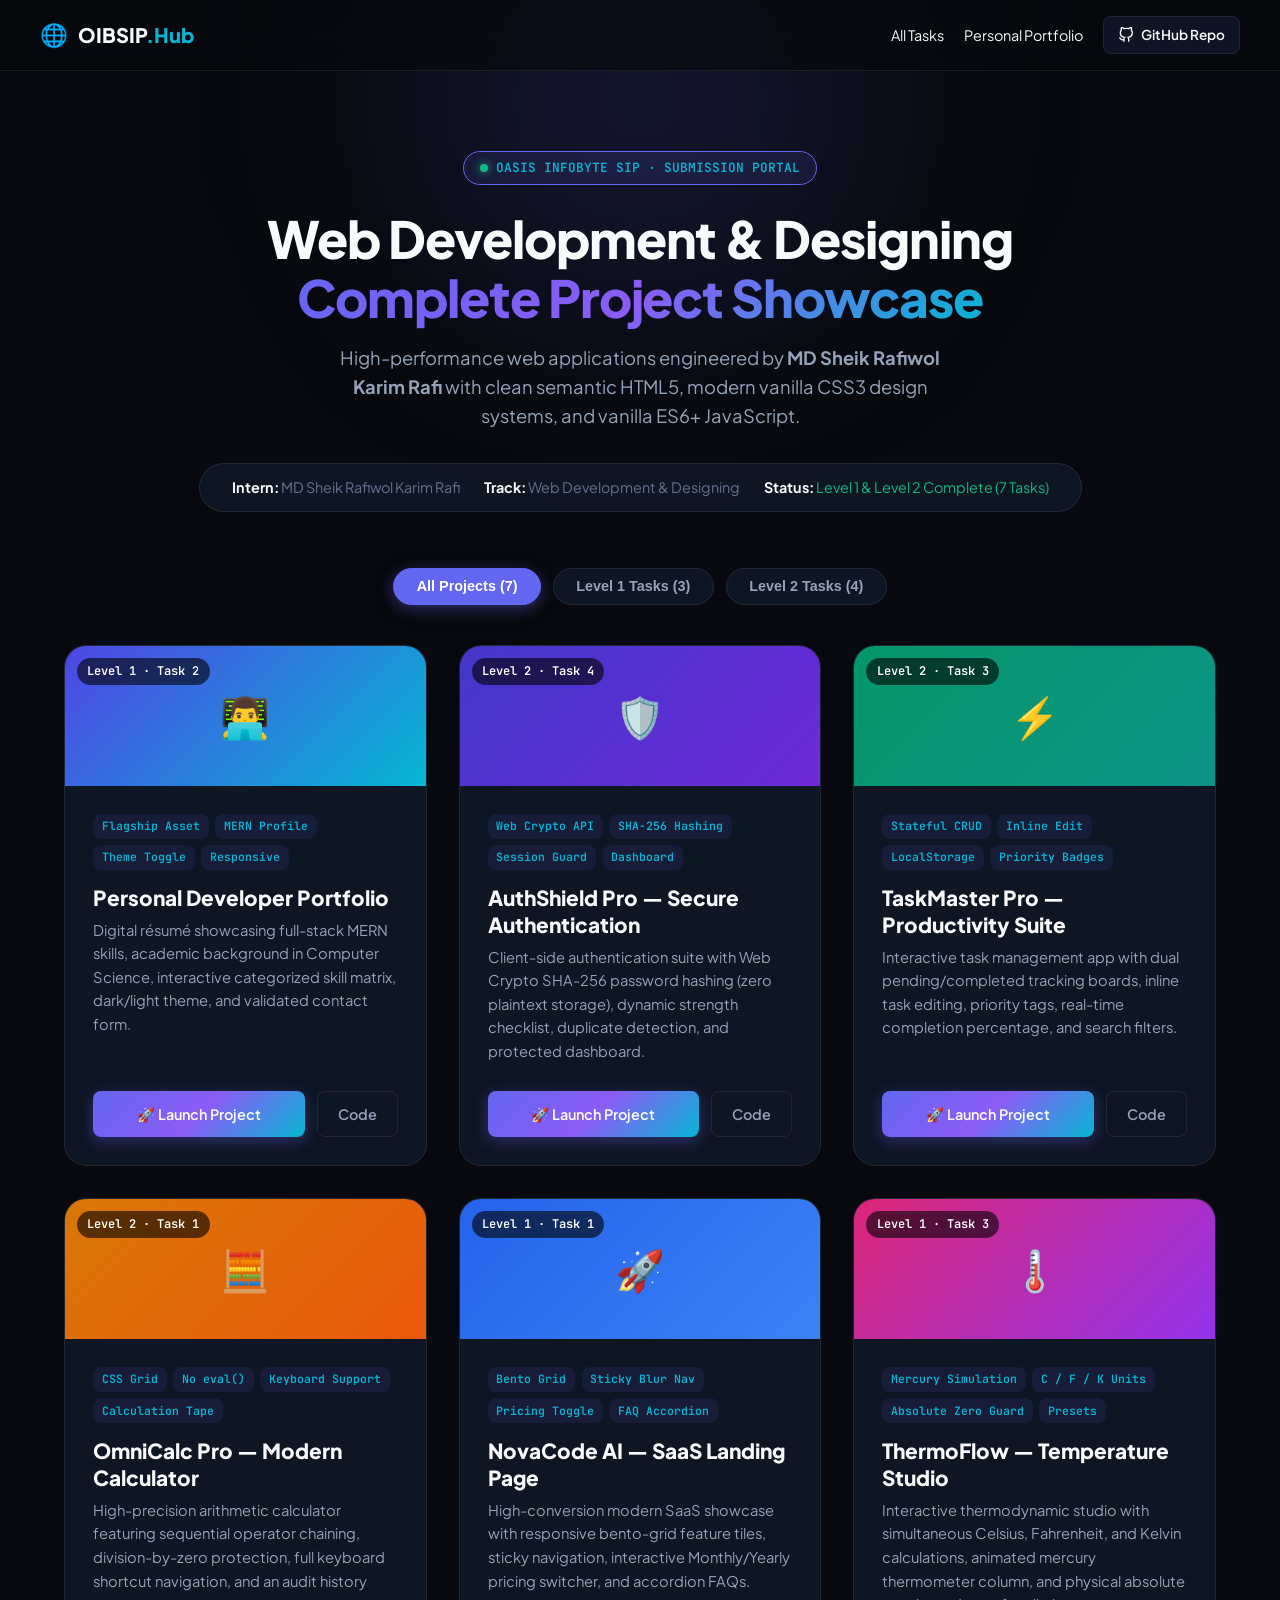
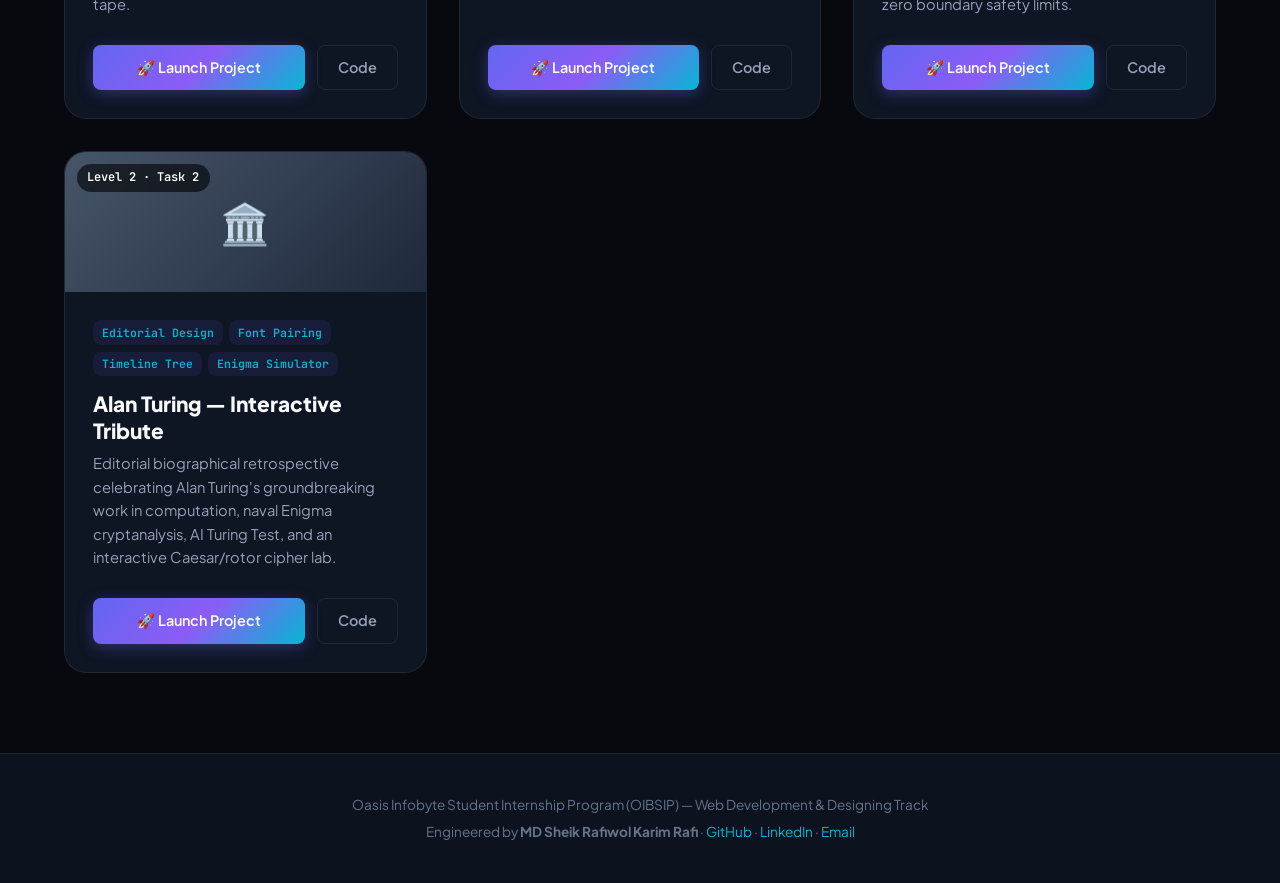
<file: index.html>
<!DOCTYPE html>
<html lang="en">
<head>
  <meta charset="UTF-8">
  <meta name="viewport" content="width=device-width, initial-scale=1.0">
  <meta name="description" content="Oasis Infobyte Web Development & Designing Task Suite by MD Sheik Rafiwol Karim Rafi. Complete Level 1 & Level 2 interactive deliverables.">
  <title>OIBSIP Hub | MD Sheik Rafiwol Karim Rafi — Web Development &amp; Designing</title>
  
  <!-- Google Fonts -->
  <link rel="preconnect" href="https://fonts.googleapis.com">
  <link rel="preconnect" href="https://fonts.gstatic.com" crossorigin>
  <link href="https://fonts.googleapis.com/css2?family=Plus+Jakarta+Sans:wght@300;400;500;600;700;800&family=JetBrains+Mono:wght@400;500;600;700&display=swap" rel="stylesheet">

  <style>
    :root {
      --bg-dark: #07090e;
      --bg-surface: #0d121f;
      --bg-card: rgba(18, 26, 43, 0.75);
      --bg-card-hover: rgba(26, 38, 64, 0.9);
      
      --text-main: #f8fafc;
      --text-secondary: #94a3b8;
      --text-muted: #64748b;
      
      --accent-primary: #6366f1;
      --accent-cyan: #06b6d4;
      --accent-emerald: #10b981;
      --accent-gradient: linear-gradient(135deg, #6366f1 0%, #8b5cf6 50%, #06b6d4 100%);
      
      --border-subtle: rgba(255, 255, 255, 0.08);
      --border-glow: rgba(99, 102, 241, 0.4);
      
      --font-main: 'Plus Jakarta Sans', sans-serif;
      --font-mono: 'JetBrains Mono', monospace;
      
      --radius-sm: 8px;
      --radius-md: 14px;
      --radius-lg: 22px;
      --radius-full: 9999px;
      
      --shadow-card: 0 16px 40px rgba(0, 0, 0, 0.5);
      --shadow-glow: 0 0 35px rgba(99, 102, 241, 0.25);
      --transition: 0.25s cubic-bezier(0.4, 0, 0.2, 1);
    }

    *, *::before, *::after {
      margin: 0;
      padding: 0;
      box-sizing: border-box;
    }

    body {
      font-family: var(--font-main);
      background-color: var(--bg-dark);
      color: var(--text-main);
      line-height: 1.6;
      min-height: 100vh;
      overflow-x: hidden;
    }

    a { text-decoration: none; color: inherit; }

    /* Atmosphere Glow */
    .glow-sphere {
      position: absolute;
      top: -150px;
      left: 50%;
      transform: translateX(-50%);
      width: 800px;
      height: 500px;
      background: radial-gradient(circle, rgba(99, 102, 241, 0.2) 0%, transparent 70%);
      pointer-events: none;
      filter: blur(90px);
      z-index: 0;
    }

    .container {
      max-width: 1200px;
      margin: 0 auto;
      padding: 0 1.5rem;
      position: relative;
      z-index: 5;
    }

    /* Header */
    .header {
      border-bottom: 1px solid var(--border-subtle);
      background: rgba(7, 9, 14, 0.7);
      backdrop-filter: blur(16px);
      position: sticky;
      top: 0;
      z-index: 100;
    }

    .header-inner {
      display: flex;
      justify-content: space-between;
      align-items: center;
      padding: 1rem 0;
    }

    .brand {
      display: flex;
      align-items: center;
      gap: 0.6rem;
      font-weight: 800;
      font-size: 1.25rem;
    }

    .brand-icon { font-size: 1.4rem; }
    .brand-accent { color: var(--accent-cyan); }

    .header-links {
      display: flex;
      align-items: center;
      gap: 1.25rem;
      font-size: 0.9rem;
    }

    .header-links a:hover { color: var(--accent-cyan); }

    .btn-github {
      display: inline-flex;
      align-items: center;
      gap: 0.4rem;
      background: var(--bg-card);
      border: 1px solid var(--border-subtle);
      padding: 0.45rem 0.9rem;
      border-radius: var(--radius-sm);
      font-weight: 600;
      font-size: 0.85rem;
      transition: all var(--transition);
    }

    .btn-github:hover {
      border-color: var(--accent-primary);
      transform: translateY(-2px);
    }

    /* Hero Section */
    .hero {
      text-align: center;
      padding: 5rem 0 3.5rem 0;
    }

    .badge-top {
      display: inline-flex;
      align-items: center;
      gap: 0.5rem;
      background: rgba(99, 102, 241, 0.12);
      border: 1px solid var(--accent-primary);
      color: var(--accent-cyan);
      font-family: var(--font-mono);
      font-size: 0.8rem;
      font-weight: 600;
      padding: 0.35rem 1rem;
      border-radius: var(--radius-full);
      margin-bottom: 1.5rem;
    }

    .pulse {
      width: 8px;
      height: 8px;
      background: var(--accent-emerald);
      border-radius: 50%;
      box-shadow: 0 0 10px var(--accent-emerald);
    }

    .hero-title {
      font-size: 3.2rem;
      font-weight: 800;
      line-height: 1.15;
      letter-spacing: -0.02em;
      margin-bottom: 1rem;
    }

    .gradient-text {
      background: var(--accent-gradient);
      -webkit-background-clip: text;
      background-clip: text;
      -webkit-text-fill-color: transparent;
    }

    .hero-subtitle {
      font-size: 1.15rem;
      color: var(--text-secondary);
      max-width: 650px;
      margin: 0 auto 2rem auto;
    }

    .profile-card {
      display: inline-flex;
      flex-wrap: wrap;
      justify-content: center;
      align-items: center;
      gap: 1.5rem;
      background: var(--bg-card);
      border: 1px solid var(--border-subtle);
      border-radius: var(--radius-full);
      padding: 0.75rem 2rem;
      font-size: 0.9rem;
      backdrop-filter: blur(12px);
    }

    .profile-item strong { color: var(--text-main); }
    .profile-item span { color: var(--text-muted); }

    /* Filter Tabs */
    .controls-bar {
      display: flex;
      justify-content: center;
      gap: 0.75rem;
      margin-bottom: 2.5rem;
    }

    .tab-btn {
      background: var(--bg-card);
      border: 1px solid var(--border-subtle);
      color: var(--text-secondary);
      font-weight: 600;
      font-size: 0.9rem;
      padding: 0.6rem 1.4rem;
      border-radius: var(--radius-full);
      cursor: pointer;
      transition: all var(--transition);
    }

    .tab-btn:hover, .tab-btn.active {
      background: var(--accent-primary);
      color: #fff;
      border-color: var(--accent-primary);
      box-shadow: 0 4px 15px rgba(99, 102, 241, 0.4);
    }

    /* Project Cards Grid */
    .projects-grid {
      display: grid;
      grid-template-columns: repeat(auto-fill, minmax(360px, 1fr));
      gap: 2rem;
      padding-bottom: 5rem;
    }

    .project-card {
      background: var(--bg-card);
      border: 1px solid var(--border-subtle);
      border-radius: var(--radius-lg);
      overflow: hidden;
      display: flex;
      flex-direction: column;
      transition: all var(--transition);
      backdrop-filter: blur(14px);
    }

    .project-card:hover {
      border-color: var(--border-glow);
      transform: translateY(-5px);
      box-shadow: var(--shadow-card), var(--shadow-glow);
    }

    .card-banner {
      height: 140px;
      position: relative;
      display: flex;
      align-items: center;
      justify-content: center;
      color: #fff;
      font-size: 2.5rem;
    }

    .banner-badge {
      position: absolute;
      top: 12px;
      left: 12px;
      background: rgba(0, 0, 0, 0.6);
      backdrop-filter: blur(6px);
      font-family: var(--font-mono);
      font-size: 0.75rem;
      font-weight: 600;
      padding: 0.25rem 0.65rem;
      border-radius: var(--radius-full);
      color: #fff;
    }

    .banner-portfolio { background: linear-gradient(135deg, #4f46e5, #06b6d4); }
    .banner-auth { background: linear-gradient(135deg, #4338ca, #6d28d9); }
    .banner-todo { background: linear-gradient(135deg, #059669, #0d9488); }
    .banner-calc { background: linear-gradient(135deg, #d97706, #ea580c); }
    .banner-landing { background: linear-gradient(135deg, #2563eb, #3b82f6); }
    .banner-temp { background: linear-gradient(135deg, #db2777, #9333ea); }
    .banner-tribute { background: linear-gradient(135deg, #475569, #1e293b); }

    .card-body {
      padding: 1.75rem;
      display: flex;
      flex-direction: column;
      flex-grow: 1;
    }

    .tags-row {
      display: flex;
      flex-wrap: wrap;
      gap: 0.4rem;
      margin-bottom: 0.85rem;
    }

    .tag {
      font-family: var(--font-mono);
      font-size: 0.72rem;
      font-weight: 600;
      background: rgba(99, 102, 241, 0.1);
      color: var(--accent-cyan);
      padding: 0.2rem 0.55rem;
      border-radius: var(--radius-sm);
    }

    .card-title {
      font-size: 1.3rem;
      font-weight: 800;
      margin-bottom: 0.5rem;
      line-height: 1.3;
    }

    .card-desc {
      font-size: 0.92rem;
      color: var(--text-secondary);
      line-height: 1.6;
      margin-bottom: 1.75rem;
      flex-grow: 1;
    }

    .card-actions {
      display: flex;
      gap: 0.75rem;
    }

    .btn {
      display: inline-flex;
      align-items: center;
      justify-content: center;
      gap: 0.4rem;
      font-weight: 600;
      font-size: 0.9rem;
      padding: 0.65rem 1.25rem;
      border-radius: var(--radius-sm);
      transition: all var(--transition);
      cursor: pointer;
    }

    .btn-launch {
      background: var(--accent-gradient);
      color: #fff;
      flex-grow: 1;
      box-shadow: 0 4px 15px rgba(99, 102, 241, 0.35);
    }

    .btn-launch:hover {
      transform: translateY(-2px);
      box-shadow: 0 6px 20px rgba(99, 102, 241, 0.5);
    }

    .btn-code {
      background: transparent;
      border: 1px solid var(--border-subtle);
      color: var(--text-secondary);
    }

    .btn-code:hover {
      color: var(--text-main);
      border-color: var(--accent-primary);
    }

    /* Footer */
    .footer {
      border-top: 1px solid var(--border-subtle);
      padding: 2.5rem 0;
      background: var(--bg-surface);
      text-align: center;
      font-size: 0.85rem;
      color: var(--text-muted);
    }

    .footer a { color: var(--accent-cyan); }

    @media (max-width: 768px) {
      .hero-title { font-size: 2.4rem; }
      .projects-grid { grid-template-columns: 1fr; }
      .profile-card { border-radius: var(--radius-lg); flex-direction: column; gap: 0.5rem; text-align: center; }
      .header-links a:not(.btn-github) { display: none; }
    }
  </style>
</head>
<body>

  <div class="glow-sphere"></div>

  <!-- Header -->
  <header class="header">
    <div class="container header-inner">
      <div class="brand">
        <span class="brand-icon">🌐</span>
        <span>OIBSIP<span class="brand-accent">.Hub</span></span>
      </div>
      <div class="header-links">
        <a href="#projects">All Tasks</a>
        <a href="./WebDev-L1-PersonalPortfolio/index.html">Personal Portfolio</a>
        <a href="https://github.com/1rafi3/OIBSIP" target="_blank" rel="noopener noreferrer" class="btn-github">
          <svg width="16" height="16" viewBox="0 0 24 24" fill="none" stroke="currentColor" stroke-width="2"><path d="M9 19c-5 1.5-5-2.5-7-3m14 6v-3.87a3.37 3.37 0 0 0-.94-2.61c3.14-.35 6.44-1.54 6.44-7A5.44 5.44 0 0 0 20 4.77 5.07 5.07 0 0 0 19.91 1S18.73.65 16 2.48a13.38 13.38 0 0 0-7 0C6.27.65 5.09 1 5.09 1A5.07 5.07 0 0 0 5 4.77a5.44 5.44 0 0 0-1.5 3.78c0 5.42 3.3 6.61 6.44 7A3.37 3.37 0 0 0 9 18.13V22"></path></svg>
          <span>GitHub Repo</span>
        </a>
      </div>
    </div>
  </header>

  <main class="container">
    
    <!-- Hero Header -->
    <section class="hero">
      <div class="badge-top">
        <span class="pulse"></span>
        <span>OASIS INFOBYTE SIP · SUBMISSION PORTAL</span>
      </div>

      <h1 class="hero-title">
        Web Development &amp; Designing <br>
        <span class="gradient-text">Complete Project Showcase</span>
      </h1>

      <p class="hero-subtitle">
        High-performance web applications engineered by <strong>MD Sheik Rafiwol Karim Rafi</strong> with clean semantic HTML5, modern vanilla CSS3 design systems, and vanilla ES6+ JavaScript.
      </p>

      <div class="profile-card">
        <div class="profile-item"><strong>Intern:</strong> <span>MD Sheik Rafiwol Karim Rafi</span></div>
        <div class="profile-item"><strong>Track:</strong> <span>Web Development &amp; Designing</span></div>
        <div class="profile-item"><strong>Status:</strong> <span style="color: var(--accent-emerald);">Level 1 &amp; Level 2 Complete (7 Tasks)</span></div>
      </div>
    </section>

    <!-- Filter Buttons -->
    <div class="controls-bar" id="controls">
      <button class="tab-btn active" data-filter="all">All Projects (7)</button>
      <button class="tab-btn" data-filter="l1">Level 1 Tasks (3)</button>
      <button class="tab-btn" data-filter="l2">Level 2 Tasks (4)</button>
    </div>

    <!-- Projects Grid -->
    <section class="projects-grid" id="projects">

      <!-- 1. Personal Portfolio -->
      <article class="project-card" data-level="l1">
        <div class="card-banner banner-portfolio">
          <span class="banner-badge">Level 1 · Task 2</span>
          <span>👨‍💻</span>
        </div>
        <div class="card-body">
          <div class="tags-row">
            <span class="tag">Flagship Asset</span>
            <span class="tag">MERN Profile</span>
            <span class="tag">Theme Toggle</span>
            <span class="tag">Responsive</span>
          </div>
          <h2 class="card-title">Personal Developer Portfolio</h2>
          <p class="card-desc">
            Digital résumé showcasing full-stack MERN skills, academic background in Computer Science, interactive categorized skill matrix, dark/light theme, and validated contact form.
          </p>
          <div class="card-actions">
            <a href="./WebDev-L1-PersonalPortfolio/index.html" class="btn btn-launch">🚀 Launch Project</a>
            <a href="https://github.com/1rafi3/OIBSIP/tree/main/WebDev-L1-PersonalPortfolio" target="_blank" rel="noopener noreferrer" class="btn btn-code">Code</a>
          </div>
        </div>
      </article>

      <!-- 2. Auth System -->
      <article class="project-card" data-level="l2">
        <div class="card-banner banner-auth">
          <span class="banner-badge">Level 2 · Task 4</span>
          <span>🛡️</span>
        </div>
        <div class="card-body">
          <div class="tags-row">
            <span class="tag">Web Crypto API</span>
            <span class="tag">SHA-256 Hashing</span>
            <span class="tag">Session Guard</span>
            <span class="tag">Dashboard</span>
          </div>
          <h2 class="card-title">AuthShield Pro — Secure Authentication</h2>
          <p class="card-desc">
            Client-side authentication suite with Web Crypto SHA-256 password hashing (zero plaintext storage), dynamic strength checklist, duplicate detection, and protected dashboard.
          </p>
          <div class="card-actions">
            <a href="./WebDev-L2-AuthSystem/index.html" class="btn btn-launch">🚀 Launch Project</a>
            <a href="https://github.com/1rafi3/OIBSIP/tree/main/WebDev-L2-AuthSystem" target="_blank" rel="noopener noreferrer" class="btn btn-code">Code</a>
          </div>
        </div>
      </article>

      <!-- 3. To-Do App -->
      <article class="project-card" data-level="l2">
        <div class="card-banner banner-todo">
          <span class="banner-badge">Level 2 · Task 3</span>
          <span>⚡</span>
        </div>
        <div class="card-body">
          <div class="tags-row">
            <span class="tag">Stateful CRUD</span>
            <span class="tag">Inline Edit</span>
            <span class="tag">LocalStorage</span>
            <span class="tag">Priority Badges</span>
          </div>
          <h2 class="card-title">TaskMaster Pro — Productivity Suite</h2>
          <p class="card-desc">
            Interactive task management app with dual pending/completed tracking boards, inline task editing, priority tags, real-time completion percentage, and search filters.
          </p>
          <div class="card-actions">
            <a href="./WebDev-L2-TodoApp/index.html" class="btn btn-launch">🚀 Launch Project</a>
            <a href="https://github.com/1rafi3/OIBSIP/tree/main/WebDev-L2-TodoApp" target="_blank" rel="noopener noreferrer" class="btn btn-code">Code</a>
          </div>
        </div>
      </article>

      <!-- 4. Calculator -->
      <article class="project-card" data-level="l2">
        <div class="card-banner banner-calc">
          <span class="banner-badge">Level 2 · Task 1</span>
          <span>🧮</span>
        </div>
        <div class="card-body">
          <div class="tags-row">
            <span class="tag">CSS Grid</span>
            <span class="tag">No eval()</span>
            <span class="tag">Keyboard Support</span>
            <span class="tag">Calculation Tape</span>
          </div>
          <h2 class="card-title">OmniCalc Pro — Modern Calculator</h2>
          <p class="card-desc">
            High-precision arithmetic calculator featuring sequential operator chaining, division-by-zero protection, full keyboard shortcut navigation, and an audit history tape.
          </p>
          <div class="card-actions">
            <a href="./WebDev-L2-Calculator/index.html" class="btn btn-launch">🚀 Launch Project</a>
            <a href="https://github.com/1rafi3/OIBSIP/tree/main/WebDev-L2-Calculator" target="_blank" rel="noopener noreferrer" class="btn btn-code">Code</a>
          </div>
        </div>
      </article>

      <!-- 5. SaaS Landing Page -->
      <article class="project-card" data-level="l1">
        <div class="card-banner banner-landing">
          <span class="banner-badge">Level 1 · Task 1</span>
          <span>🚀</span>
        </div>
        <div class="card-body">
          <div class="tags-row">
            <span class="tag">Bento Grid</span>
            <span class="tag">Sticky Blur Nav</span>
            <span class="tag">Pricing Toggle</span>
            <span class="tag">FAQ Accordion</span>
          </div>
          <h2 class="card-title">NovaCode AI — SaaS Landing Page</h2>
          <p class="card-desc">
            High-conversion modern SaaS showcase with responsive bento-grid feature tiles, sticky navigation, interactive Monthly/Yearly pricing switcher, and accordion FAQs.
          </p>
          <div class="card-actions">
            <a href="./WebDev-L1-LandingPage/index.html" class="btn btn-launch">🚀 Launch Project</a>
            <a href="https://github.com/1rafi3/OIBSIP/tree/main/WebDev-L1-LandingPage" target="_blank" rel="noopener noreferrer" class="btn btn-code">Code</a>
          </div>
        </div>
      </article>

      <!-- 6. Temperature Converter -->
      <article class="project-card" data-level="l1">
        <div class="card-banner banner-temp">
          <span class="banner-badge">Level 1 · Task 3</span>
          <span>🌡️</span>
        </div>
        <div class="card-body">
          <div class="tags-row">
            <span class="tag">Mercury Simulation</span>
            <span class="tag">C / F / K Units</span>
            <span class="tag">Absolute Zero Guard</span>
            <span class="tag">Presets</span>
          </div>
          <h2 class="card-title">ThermoFlow — Temperature Studio</h2>
          <p class="card-desc">
            Interactive thermodynamic studio with simultaneous Celsius, Fahrenheit, and Kelvin calculations, animated mercury thermometer column, and physical absolute zero boundary safety limits.
          </p>
          <div class="card-actions">
            <a href="./WebDev-L1-TemperatureConverter/index.html" class="btn btn-launch">🚀 Launch Project</a>
            <a href="https://github.com/1rafi3/OIBSIP/tree/main/WebDev-L1-TemperatureConverter" target="_blank" rel="noopener noreferrer" class="btn btn-code">Code</a>
          </div>
        </div>
      </article>

      <!-- 7. Tribute Page -->
      <article class="project-card" data-level="l2">
        <div class="card-banner banner-tribute">
          <span class="banner-badge">Level 2 · Task 2</span>
          <span>🏛️</span>
        </div>
        <div class="card-body">
          <div class="tags-row">
            <span class="tag">Editorial Design</span>
            <span class="tag">Font Pairing</span>
            <span class="tag">Timeline Tree</span>
            <span class="tag">Enigma Simulator</span>
          </div>
          <h2 class="card-title">Alan Turing — Interactive Tribute</h2>
          <p class="card-desc">
            Editorial biographical retrospective celebrating Alan Turing's groundbreaking work in computation, naval Enigma cryptanalysis, AI Turing Test, and an interactive Caesar/rotor cipher lab.
          </p>
          <div class="card-actions">
            <a href="./WebDev-L2-TributePage/index.html" class="btn btn-launch">🚀 Launch Project</a>
            <a href="https://github.com/1rafi3/OIBSIP/tree/main/WebDev-L2-TributePage" target="_blank" rel="noopener noreferrer" class="btn btn-code">Code</a>
          </div>
        </div>
      </article>

    </section>
  </main>

  <footer class="footer">
    <div class="container">
      <p>Oasis Infobyte Student Internship Program (OIBSIP) — Web Development &amp; Designing Track</p>
      <p style="margin-top: 0.35rem;">
        Engineered by <strong>MD Sheik Rafiwol Karim Rafi</strong> · 
        <a href="https://github.com/1rafi3" target="_blank" rel="noopener noreferrer">GitHub</a> · 
        <a href="https://www.linkedin.com/in/rafiwolkarimrafi/" target="_blank" rel="noopener noreferrer">LinkedIn</a> · 
        <a href="mailto:rwolkorimrafi@gmail.com">Email</a>
      </p>
    </div>
  </footer>

  <script>
    // Tab Filtering
    const tabBtns = document.querySelectorAll('.tab-btn');
    const cards = document.querySelectorAll('.project-card');

    tabBtns.forEach(btn => {
      btn.addEventListener('click', () => {
        tabBtns.forEach(b => b.classList.remove('active'));
        btn.classList.add('active');

        const filter = btn.dataset.filter;
        cards.forEach(card => {
          if (filter === 'all' || card.dataset.level === filter) {
            card.style.display = 'flex';
          } else {
            card.style.display = 'none';
          }
        });
      });
    });
  </script>
</body>
</html>
</file>
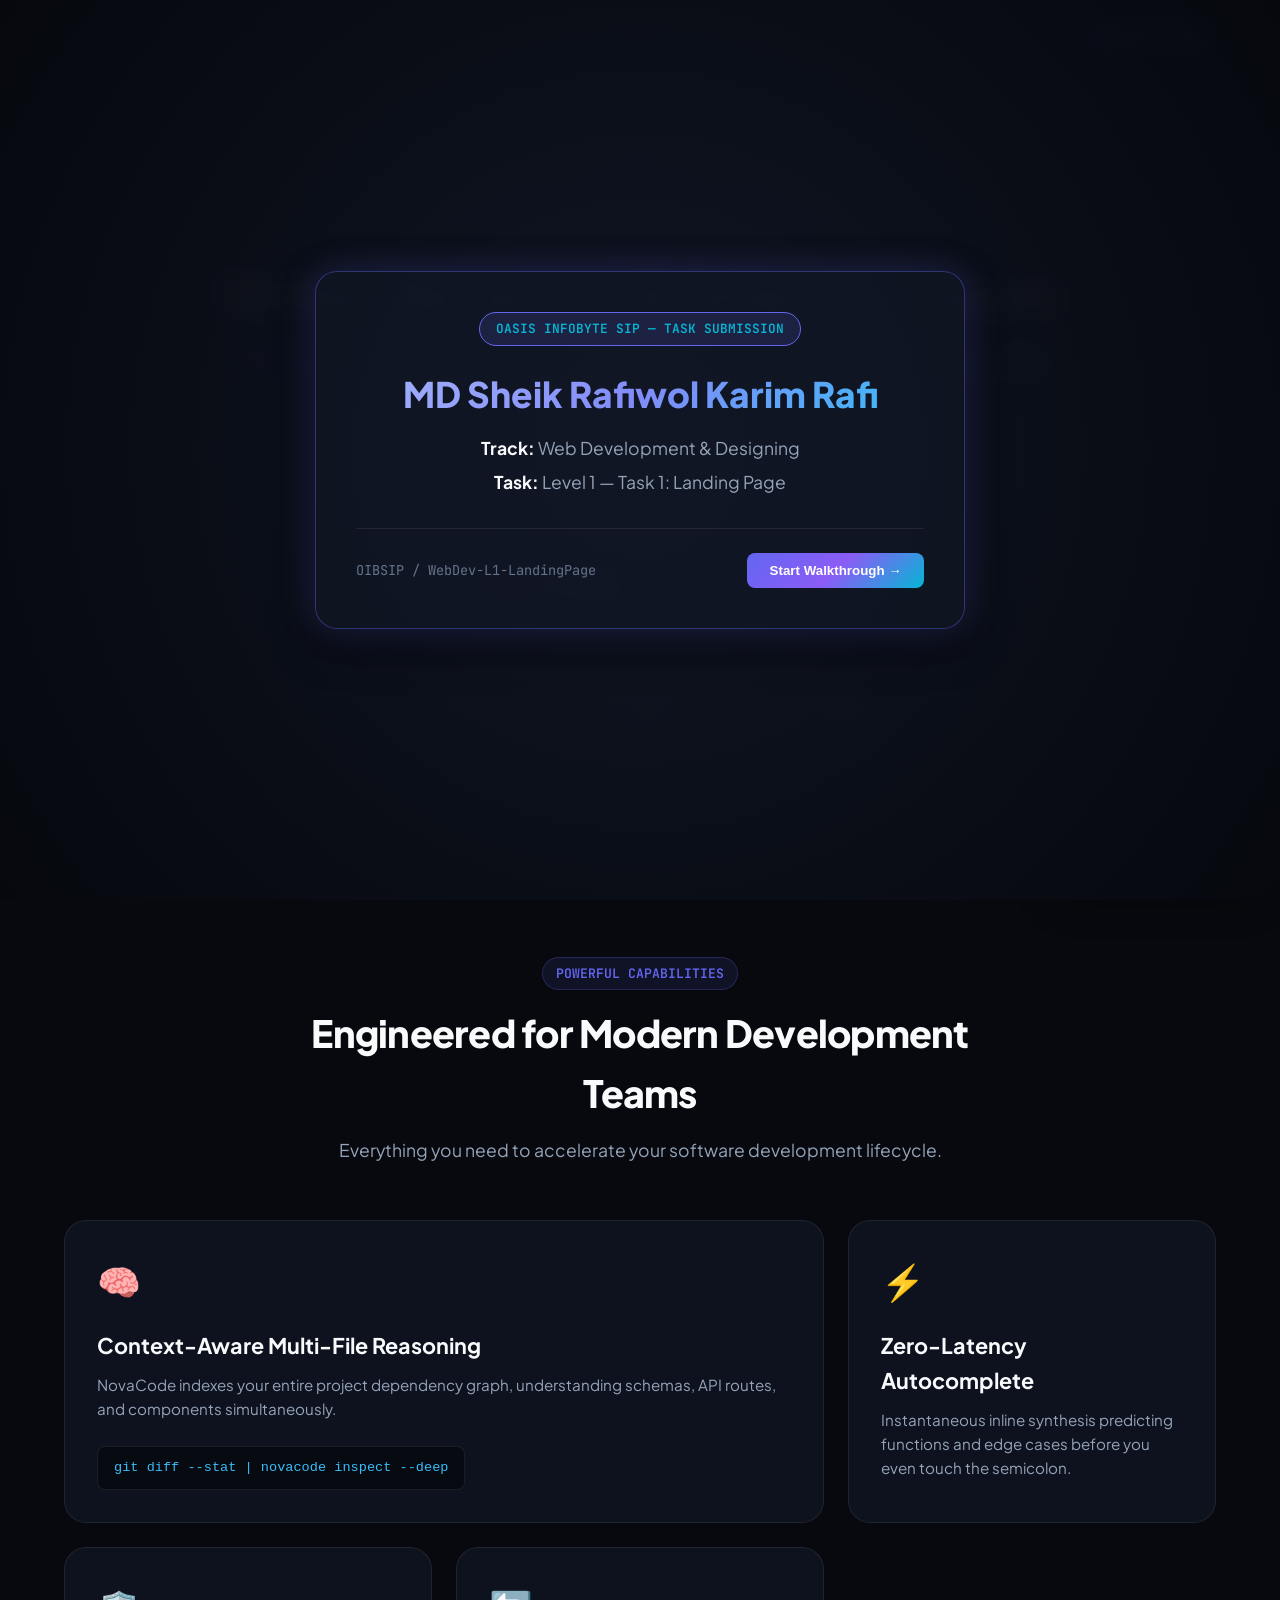
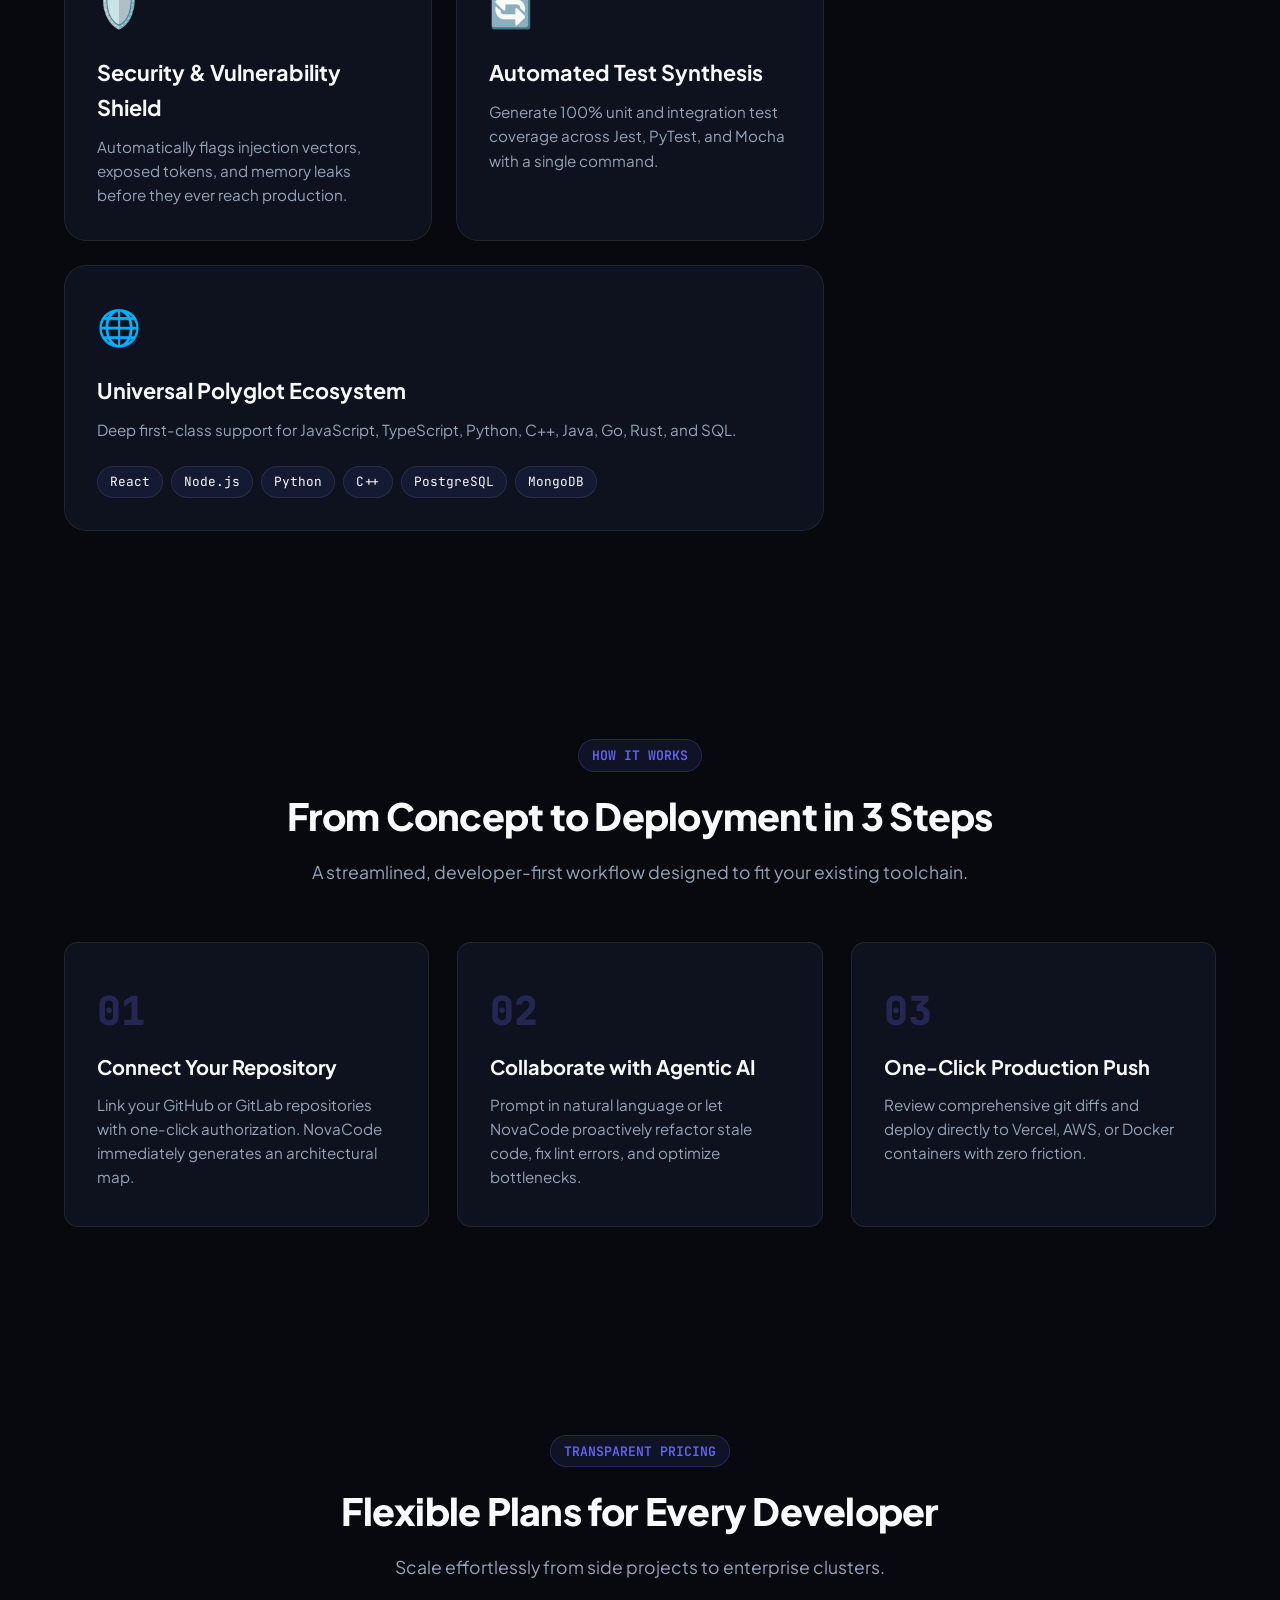
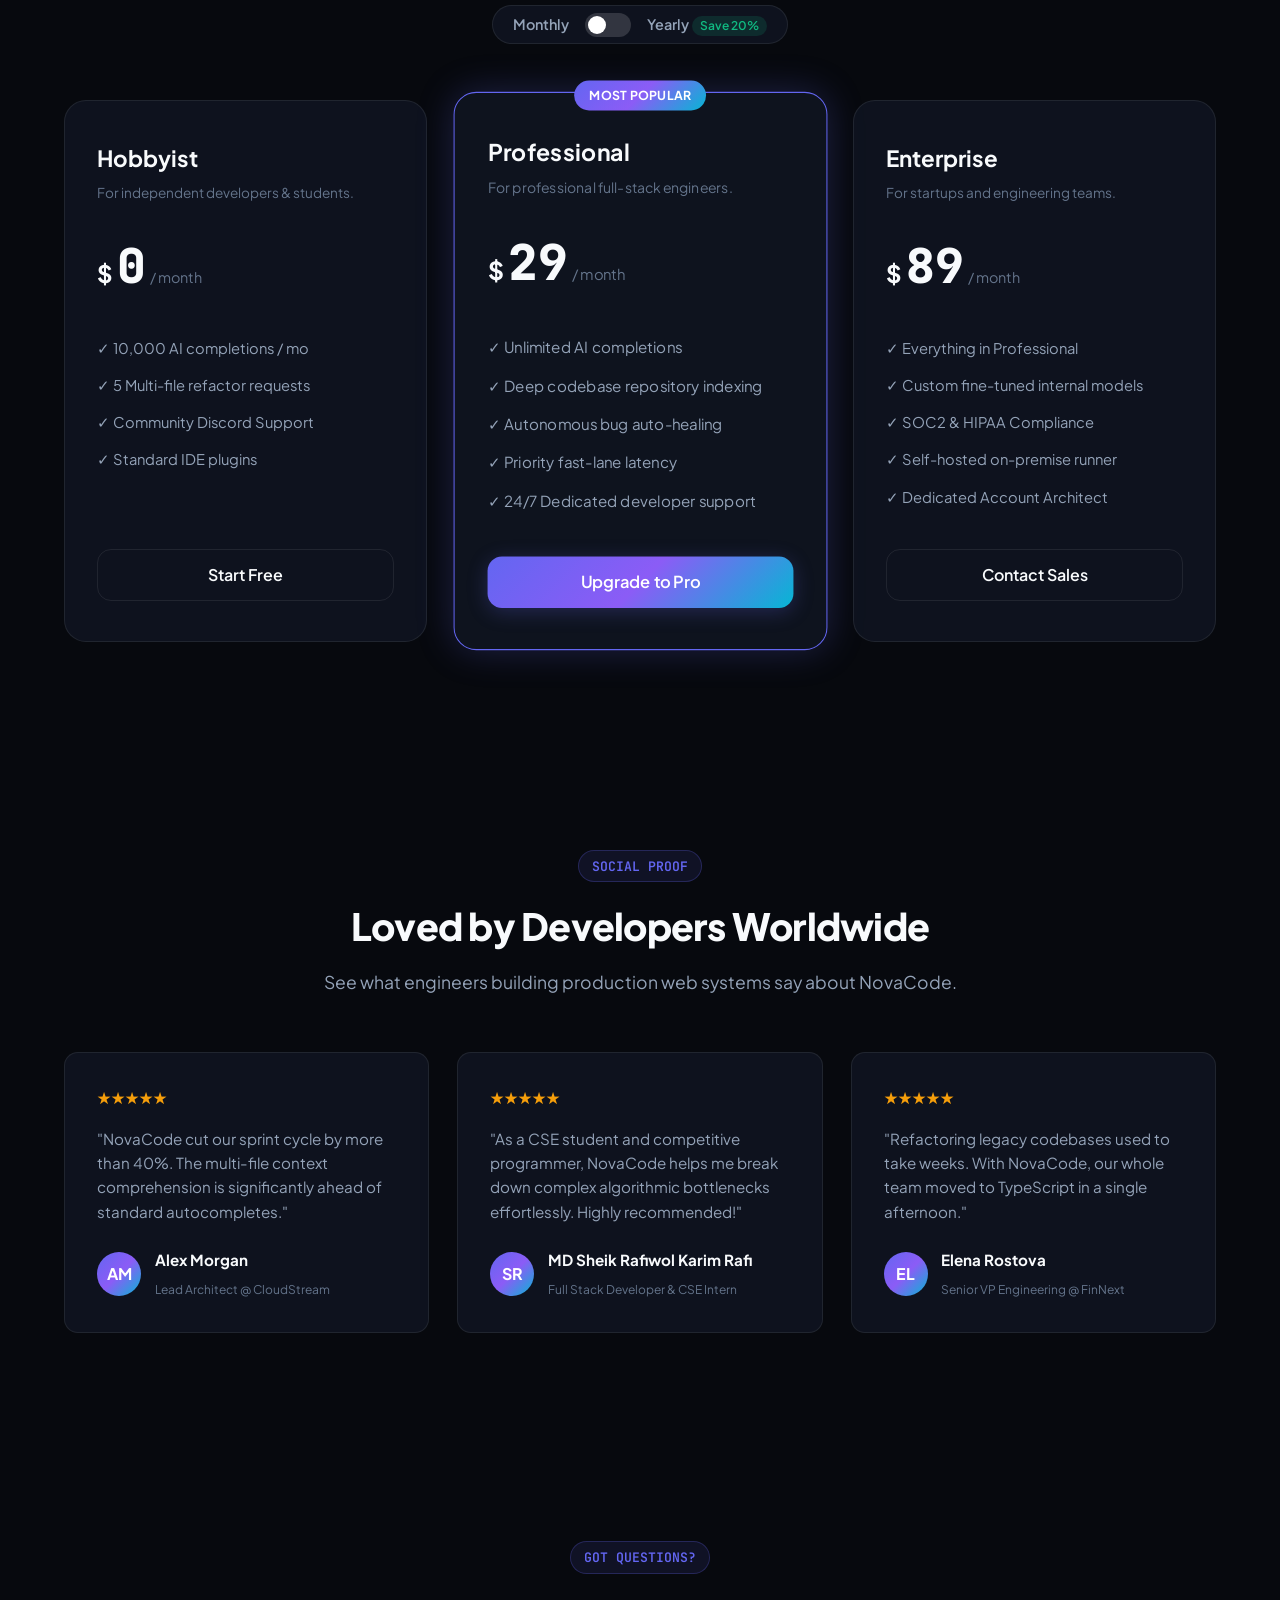
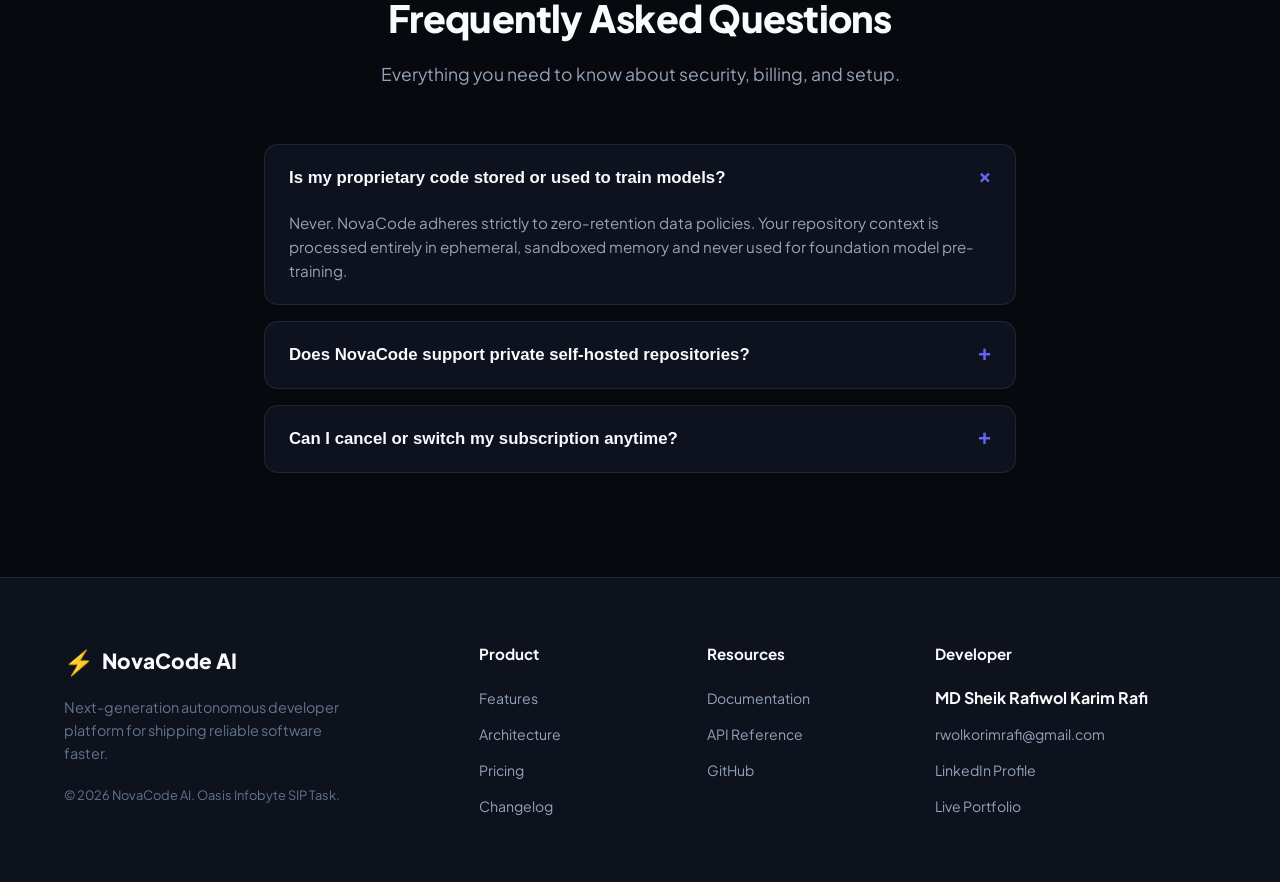
<file: WebDev-L1-LandingPage/index.html>
<!DOCTYPE html>
<html lang="en">
<head>
  <meta charset="UTF-8">
  <meta name="viewport" content="width=device-width, initial-scale=1.0">
  <meta name="description" content="NovaCode AI - Next-Generation Autonomous Developer Intelligence Platform. High-conversion responsive SaaS landing page engineered by MD Sheik Rafiwol Karim Rafi.">
  <title>NovaCode AI | Autonomous Developer Intelligence Platform</title>
  
  <!-- Google Fonts -->
  <link rel="preconnect" href="https://fonts.googleapis.com">
  <link rel="preconnect" href="https://fonts.gstatic.com" crossorigin>
  <link href="https://fonts.googleapis.com/css2?family=Plus+Jakarta+Sans:wght@300;400;500;600;700;800&family=JetBrains+Mono:wght@400;500;600&display=swap" rel="stylesheet">
  
  <link rel="stylesheet" href="style.css">
</head>
<body>

  <!-- ==============================================
       DEMO VIDEO TITLE CARD OVERLAY (Oasis Requirement)
       ============================================== -->
  <div id="video-title-card" class="video-title-card">
    <div class="card-inner">
      <div class="badge-tag">OASIS INFOBYTE SIP — TASK SUBMISSION</div>
      <h1 class="student-name">MD Sheik Rafiwol Karim Rafi</h1>
      <p class="track-title"><strong>Track:</strong> Web Development & Designing</p>
      <p class="task-title"><strong>Task:</strong> Level 1 — Task 1: Landing Page</p>
      <div class="card-footer">
        <span>OIBSIP / WebDev-L1-LandingPage</span>
        <button id="close-title-card" class="btn-dismiss">Start Walkthrough &rarr;</button>
      </div>
    </div>
  </div>

  <!-- Persistent Recording Control Button -->
  <button id="show-title-card-btn" class="title-card-toggle" title="Show Submission Title Card for Screen Recording">
    <svg width="18" height="18" viewBox="0 0 24 24" fill="none" stroke="currentColor" stroke-width="2"><circle cx="12" cy="12" r="10"></circle><polygon points="10 8 16 12 10 16 10 8"></polygon></svg>
    Record Title Card
  </button>

  <!-- ==============================================
       STICKY NAVIGATION BAR (Min 3 Links + CTA)
       ============================================== -->
  <header class="navbar" id="navbar">
    <div class="nav-container">
      <a href="#hero" class="nav-brand">
        <span class="brand-logo">⚡</span>
        <span class="brand-name">NovaCode<span class="accent">AI</span></span>
      </a>

      <nav class="nav-menu" id="nav-menu">
        <ul class="nav-links">
          <li><a href="#features" class="nav-link">Features</a></li>
          <li><a href="#architecture" class="nav-link">Architecture</a></li>
          <li><a href="#pricing" class="nav-link">Pricing</a></li>
          <li><a href="#testimonials" class="nav-link">Testimonials</a></li>
          <li><a href="#faq" class="nav-link">FAQ</a></li>
        </ul>
      </nav>

      <div class="nav-actions">
        <a href="../WebDev-L1-PersonalPortfolio/index.html" class="nav-return">&larr; Portfolio</a>
        <a href="#pricing" class="btn btn-primary nav-cta">Start Free Trial</a>
        <button class="mobile-toggle" id="mobile-toggle" aria-label="Toggle navigation">
          <span></span><span></span><span></span>
        </button>
      </div>
    </div>
  </header>

  <!-- ==============================================
       HERO SECTION
       ============================================== -->
  <section class="hero-section" id="hero">
    <div class="hero-glow"></div>
    <div class="container hero-content">
      <div class="hero-badge">
        <span class="pulse-dot"></span>
        <span>Introducing NovaCode 3.0 · Full-Stack Agentic Intelligence</span>
      </div>

      <h1 class="hero-headline">
        Write, Refactor &amp; Ship Software <br>
        <span class="gradient-text">10x Faster with Autonomous AI</span>
      </h1>

      <p class="hero-subheadline">
        The developer platform that plans architectures, generates bug-free code across full-stack repositories, and automates continuous integration in real time.
      </p>

      <div class="hero-cta-group">
        <a href="#pricing" class="btn btn-primary btn-lg">
          <span>Get Started Free</span>
          <svg width="18" height="18" viewBox="0 0 24 24" fill="none" stroke="currentColor" stroke-width="2"><path d="M5 12h14"></path><path d="m12 5 7 7-7 7"></path></svg>
        </a>
        <a href="#features" class="btn btn-outline btn-lg">Explore Capabilities</a>
      </div>

      <div class="hero-metrics">
        <div class="metric-item">
          <span class="metric-val">99.8%</span>
          <span class="metric-lbl">Compilation Accuracy</span>
        </div>
        <div class="metric-divider"></div>
        <div class="metric-item">
          <span class="metric-val">4.8M+</span>
          <span class="metric-lbl">Lines Reviewed Daily</span>
        </div>
        <div class="metric-divider"></div>
        <div class="metric-item">
          <span class="metric-val">120K+</span>
          <span class="metric-lbl">Engineers Empowered</span>
        </div>
      </div>
    </div>
  </section>

  <!-- ==============================================
       SECTION 1: FEATURES (BENTO GRID)
       ============================================== -->
  <section class="section features-section" id="features">
    <div class="container">
      <div class="section-header">
        <span class="section-tag">Powerful Capabilities</span>
        <h2 class="section-title">Engineered for Modern Development Teams</h2>
        <p class="section-subtitle">Everything you need to accelerate your software development lifecycle.</p>
      </div>

      <div class="bento-grid">
        <!-- Card 1: Large Bento -->
        <div class="bento-card bento-wide">
          <div class="bento-icon">🧠</div>
          <h3>Context-Aware Multi-File Reasoning</h3>
          <p>NovaCode indexes your entire project dependency graph, understanding schemas, API routes, and components simultaneously.</p>
          <div class="code-pill font-mono">
            <code>git diff --stat | novacode inspect --deep</code>
          </div>
        </div>

        <!-- Card 2 -->
        <div class="bento-card">
          <div class="bento-icon">⚡</div>
          <h3>Zero-Latency Autocomplete</h3>
          <p>Instantaneous inline synthesis predicting functions and edge cases before you even touch the semicolon.</p>
        </div>

        <!-- Card 3 -->
        <div class="bento-card">
          <div class="bento-icon">🛡️</div>
          <h3>Security &amp; Vulnerability Shield</h3>
          <p>Automatically flags injection vectors, exposed tokens, and memory leaks before they ever reach production.</p>
        </div>

        <!-- Card 4 -->
        <div class="bento-card">
          <div class="bento-icon">🔄</div>
          <h3>Automated Test Synthesis</h3>
          <p>Generate 100% unit and integration test coverage across Jest, PyTest, and Mocha with a single command.</p>
        </div>

        <!-- Card 5: Wide Bento -->
        <div class="bento-card bento-wide">
          <div class="bento-icon">🌐</div>
          <h3>Universal Polyglot Ecosystem</h3>
          <p>Deep first-class support for JavaScript, TypeScript, Python, C++, Java, Go, Rust, and SQL.</p>
          <div class="lang-tags">
            <span class="lang-tag">React</span>
            <span class="lang-tag">Node.js</span>
            <span class="lang-tag">Python</span>
            <span class="lang-tag">C++</span>
            <span class="lang-tag">PostgreSQL</span>
            <span class="lang-tag">MongoDB</span>
          </div>
        </div>
      </div>
    </div>
  </section>

  <!-- ==============================================
       SECTION 2: ARCHITECTURE & WORKFLOW
       ============================================== -->
  <section class="section arch-section" id="architecture">
    <div class="container">
      <div class="section-header">
        <span class="section-tag">How It Works</span>
        <h2 class="section-title">From Concept to Deployment in 3 Steps</h2>
        <p class="section-subtitle">A streamlined, developer-first workflow designed to fit your existing toolchain.</p>
      </div>

      <div class="workflow-steps">
        <div class="step-card">
          <div class="step-num">01</div>
          <h3>Connect Your Repository</h3>
          <p>Link your GitHub or GitLab repositories with one-click authorization. NovaCode immediately generates an architectural map.</p>
        </div>

        <div class="step-card">
          <div class="step-num">02</div>
          <h3>Collaborate with Agentic AI</h3>
          <p>Prompt in natural language or let NovaCode proactively refactor stale code, fix lint errors, and optimize bottlenecks.</p>
        </div>

        <div class="step-card">
          <div class="step-num">03</div>
          <h3>One-Click Production Push</h3>
          <p>Review comprehensive git diffs and deploy directly to Vercel, AWS, or Docker containers with zero friction.</p>
        </div>
      </div>
    </div>
  </section>

  <!-- ==============================================
       SECTION 3: PRICING (INTERACTIVE TOGGLE)
       ============================================== -->
  <section class="section pricing-section" id="pricing">
    <div class="container">
      <div class="section-header">
        <span class="section-tag">Transparent Pricing</span>
        <h2 class="section-title">Flexible Plans for Every Developer</h2>
        <p class="section-subtitle">Scale effortlessly from side projects to enterprise clusters.</p>

        <!-- Toggle Switch -->
        <div class="pricing-toggle-wrap">
          <span class="toggle-label" id="label-monthly">Monthly</span>
          <button class="pricing-toggle-btn" id="pricing-toggle" aria-label="Toggle annual pricing">
            <span class="toggle-thumb"></span>
          </button>
          <span class="toggle-label" id="label-yearly">Yearly <span class="discount-badge">Save 20%</span></span>
        </div>
      </div>

      <div class="pricing-grid">
        <!-- Starter Plan -->
        <div class="pricing-card">
          <div class="plan-header">
            <h3>Hobbyist</h3>
            <p>For independent developers &amp; students.</p>
            <div class="plan-price">
              <span class="currency">$</span>
              <span class="price-val" data-monthly="0" data-yearly="0">0</span>
              <span class="period">/ month</span>
            </div>
          </div>
          <ul class="plan-features">
            <li>✓ 10,000 AI completions / mo</li>
            <li>✓ 5 Multi-file refactor requests</li>
            <li>✓ Community Discord Support</li>
            <li>✓ Standard IDE plugins</li>
          </ul>
          <a href="#hero" class="btn btn-outline btn-block">Start Free</a>
        </div>

        <!-- Pro Plan (Featured) -->
        <div class="pricing-card featured">
          <div class="popular-ribbon">Most Popular</div>
          <div class="plan-header">
            <h3>Professional</h3>
            <p>For professional full-stack engineers.</p>
            <div class="plan-price">
              <span class="currency">$</span>
              <span class="price-val" data-monthly="29" data-yearly="23">29</span>
              <span class="period">/ month</span>
            </div>
          </div>
          <ul class="plan-features">
            <li>✓ Unlimited AI completions</li>
            <li>✓ Deep codebase repository indexing</li>
            <li>✓ Autonomous bug auto-healing</li>
            <li>✓ Priority fast-lane latency</li>
            <li>✓ 24/7 Dedicated developer support</li>
          </ul>
          <a href="#hero" class="btn btn-primary btn-block">Upgrade to Pro</a>
        </div>

        <!-- Team Plan -->
        <div class="pricing-card">
          <div class="plan-header">
            <h3>Enterprise</h3>
            <p>For startups and engineering teams.</p>
            <div class="plan-price">
              <span class="currency">$</span>
              <span class="price-val" data-monthly="89" data-yearly="71">89</span>
              <span class="period">/ month</span>
            </div>
          </div>
          <ul class="plan-features">
            <li>✓ Everything in Professional</li>
            <li>✓ Custom fine-tuned internal models</li>
            <li>✓ SOC2 &amp; HIPAA Compliance</li>
            <li>✓ Self-hosted on-premise runner</li>
            <li>✓ Dedicated Account Architect</li>
          </ul>
          <a href="#hero" class="btn btn-outline btn-block">Contact Sales</a>
        </div>
      </div>
    </div>
  </section>

  <!-- ==============================================
       SECTION 4: TESTIMONIALS
       ============================================== -->
  <section class="section testimonials-section" id="testimonials">
    <div class="container">
      <div class="section-header">
        <span class="section-tag">Social Proof</span>
        <h2 class="section-title">Loved by Developers Worldwide</h2>
        <p class="section-subtitle">See what engineers building production web systems say about NovaCode.</p>
      </div>

      <div class="testimonials-grid">
        <div class="testimonial-card">
          <div class="stars">★★★★★</div>
          <p class="quote">"NovaCode cut our sprint cycle by more than 40%. The multi-file context comprehension is significantly ahead of standard autocompletes."</p>
          <div class="author-info">
            <div class="author-avatar">AM</div>
            <div>
              <h4>Alex Morgan</h4>
              <span>Lead Architect @ CloudStream</span>
            </div>
          </div>
        </div>

        <div class="testimonial-card">
          <div class="stars">★★★★★</div>
          <p class="quote">"As a CSE student and competitive programmer, NovaCode helps me break down complex algorithmic bottlenecks effortlessly. Highly recommended!"</p>
          <div class="author-info">
            <div class="author-avatar">SR</div>
            <div>
              <h4>MD Sheik Rafiwol Karim Rafi</h4>
              <span>Full Stack Developer &amp; CSE Intern</span>
            </div>
          </div>
        </div>

        <div class="testimonial-card">
          <div class="stars">★★★★★</div>
          <p class="quote">"Refactoring legacy codebases used to take weeks. With NovaCode, our whole team moved to TypeScript in a single afternoon."</p>
          <div class="author-info">
            <div class="author-avatar">EL</div>
            <div>
              <h4>Elena Rostova</h4>
              <span>Senior VP Engineering @ FinNext</span>
            </div>
          </div>
        </div>
      </div>
    </div>
  </section>

  <!-- ==============================================
       SECTION 5: FAQ ACCORDION
       ============================================== -->
  <section class="section faq-section" id="faq">
    <div class="container faq-container">
      <div class="section-header">
        <span class="section-tag">Got Questions?</span>
        <h2 class="section-title">Frequently Asked Questions</h2>
        <p class="section-subtitle">Everything you need to know about security, billing, and setup.</p>
      </div>

      <div class="accordion">
        <div class="accordion-item">
          <button class="accordion-header">
            <span>Is my proprietary code stored or used to train models?</span>
            <span class="accordion-icon">+</span>
          </button>
          <div class="accordion-content">
            <p>Never. NovaCode adheres strictly to zero-retention data policies. Your repository context is processed entirely in ephemeral, sandboxed memory and never used for foundation model pre-training.</p>
          </div>
        </div>

        <div class="accordion-item">
          <button class="accordion-header">
            <span>Does NovaCode support private self-hosted repositories?</span>
            <span class="accordion-icon">+</span>
          </button>
          <div class="accordion-content">
            <p>Yes! Enterprise customers can run NovaCode runners inside their own private VPCs (AWS, GCP, Azure) or air-gapped on-premise servers.</p>
          </div>
        </div>

        <div class="accordion-item">
          <button class="accordion-header">
            <span>Can I cancel or switch my subscription anytime?</span>
            <span class="accordion-icon">+</span>
          </button>
          <div class="accordion-content">
            <p>Absolutely. You can cancel, downgrade, or upgrade your plan anytime with zero penalties or cancellation fees.</p>
          </div>
        </div>
      </div>
    </div>
  </section>

  <!-- ==============================================
       FOOTER
       ============================================== -->
  <footer class="footer">
    <div class="container footer-content">
      <div class="footer-col">
        <div class="brand-footer">
          <span class="brand-logo">⚡</span>
          <span>NovaCode AI</span>
        </div>
        <p>Next-generation autonomous developer platform for shipping reliable software faster.</p>
        <span class="footer-copy">&copy; 2026 NovaCode AI. Oasis Infobyte SIP Task.</span>
      </div>

      <div class="footer-col">
        <h4>Product</h4>
        <ul>
          <li><a href="#features">Features</a></li>
          <li><a href="#architecture">Architecture</a></li>
          <li><a href="#pricing">Pricing</a></li>
          <li><a href="#faq">Changelog</a></li>
        </ul>
      </div>

      <div class="footer-col">
        <h4>Resources</h4>
        <ul>
          <li><a href="https://github.com/1rafi3" target="_blank" rel="noopener">Documentation</a></li>
          <li><a href="https://github.com/1rafi3" target="_blank" rel="noopener">API Reference</a></li>
          <li><a href="https://github.com/1rafi3" target="_blank" rel="noopener">GitHub</a></li>
        </ul>
      </div>

      <div class="footer-col">
        <h4>Developer</h4>
        <ul>
          <li><strong>MD Sheik Rafiwol Karim Rafi</strong></li>
          <li><a href="mailto:rwolkorimrafi@gmail.com">rwolkorimrafi@gmail.com</a></li>
          <li><a href="https://www.linkedin.com/in/rafiwolkarimrafi/" target="_blank" rel="noopener">LinkedIn Profile</a></li>
          <li><a href="https://portfolio-nine-topaz-95.vercel.app/" target="_blank" rel="noopener">Live Portfolio</a></li>
        </ul>
      </div>
    </div>
  </footer>

  <script src="script.js"></script>
</body>
</html>
</file>
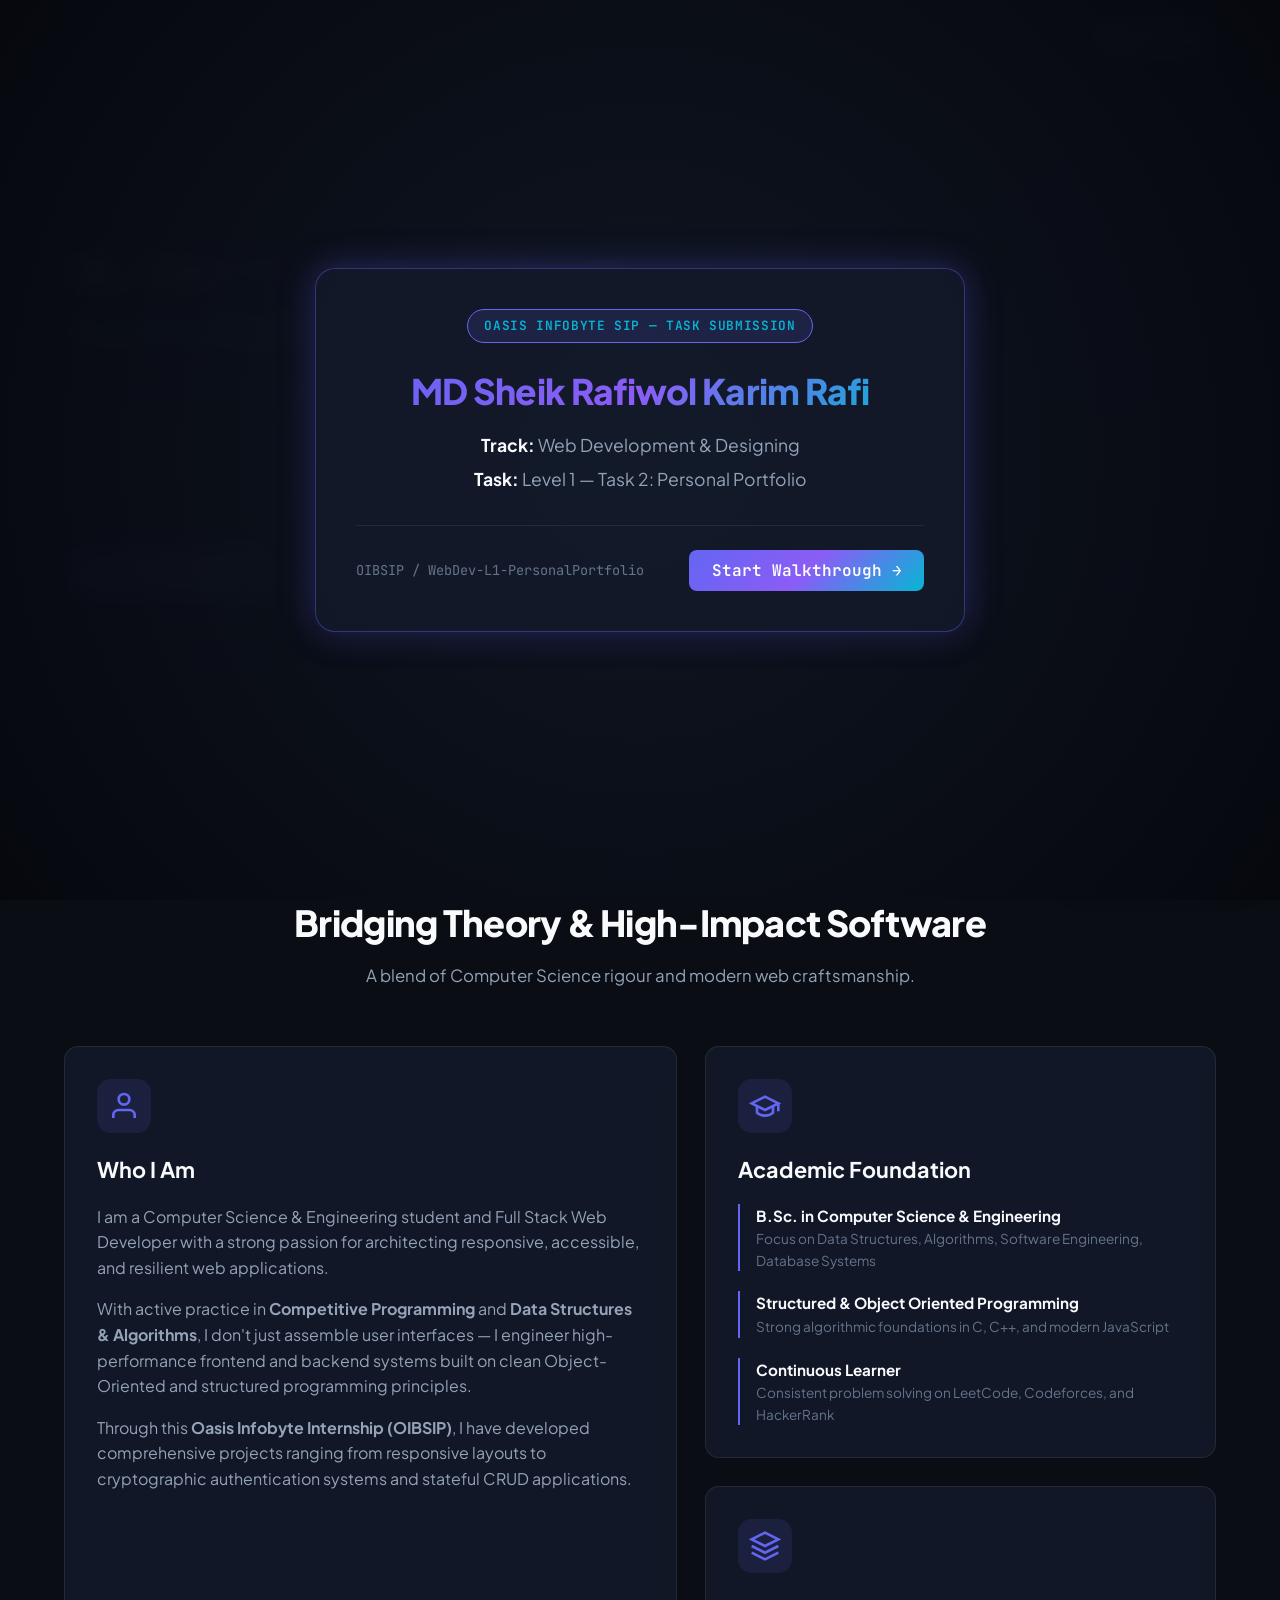
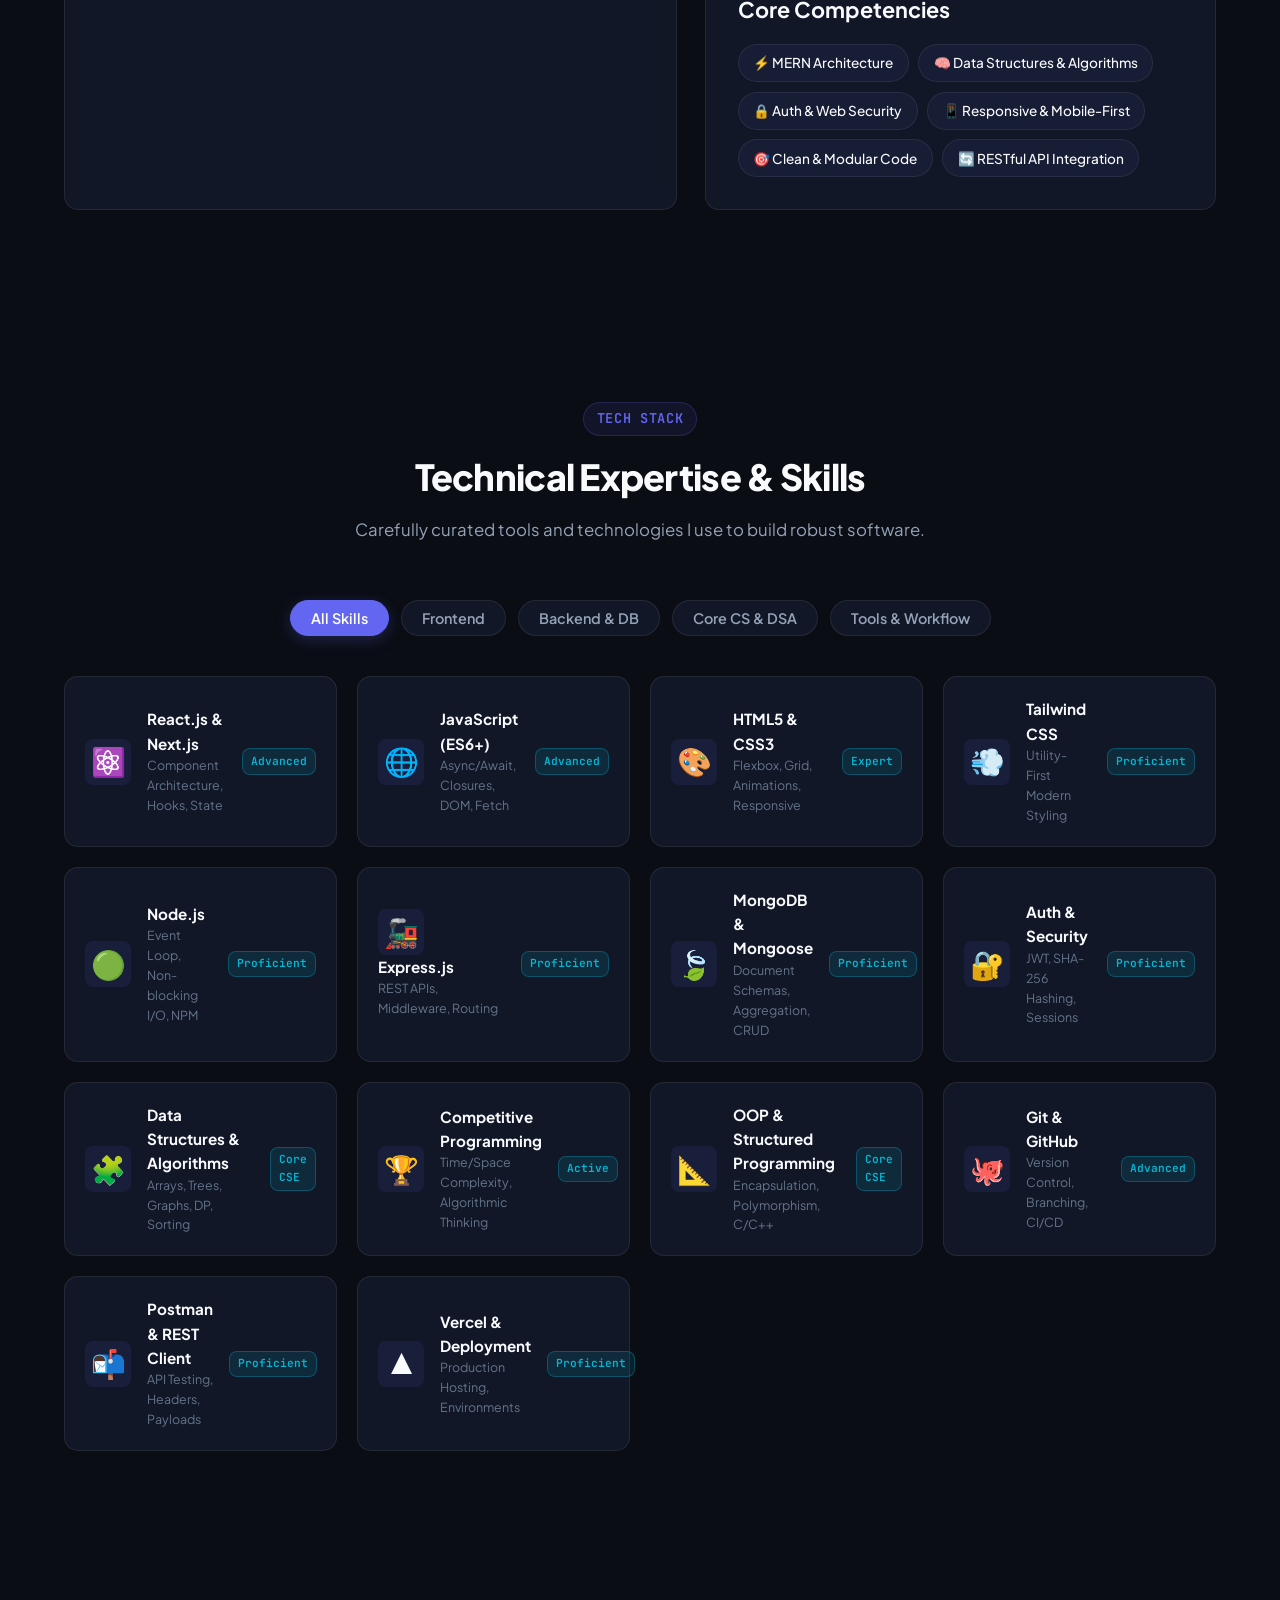
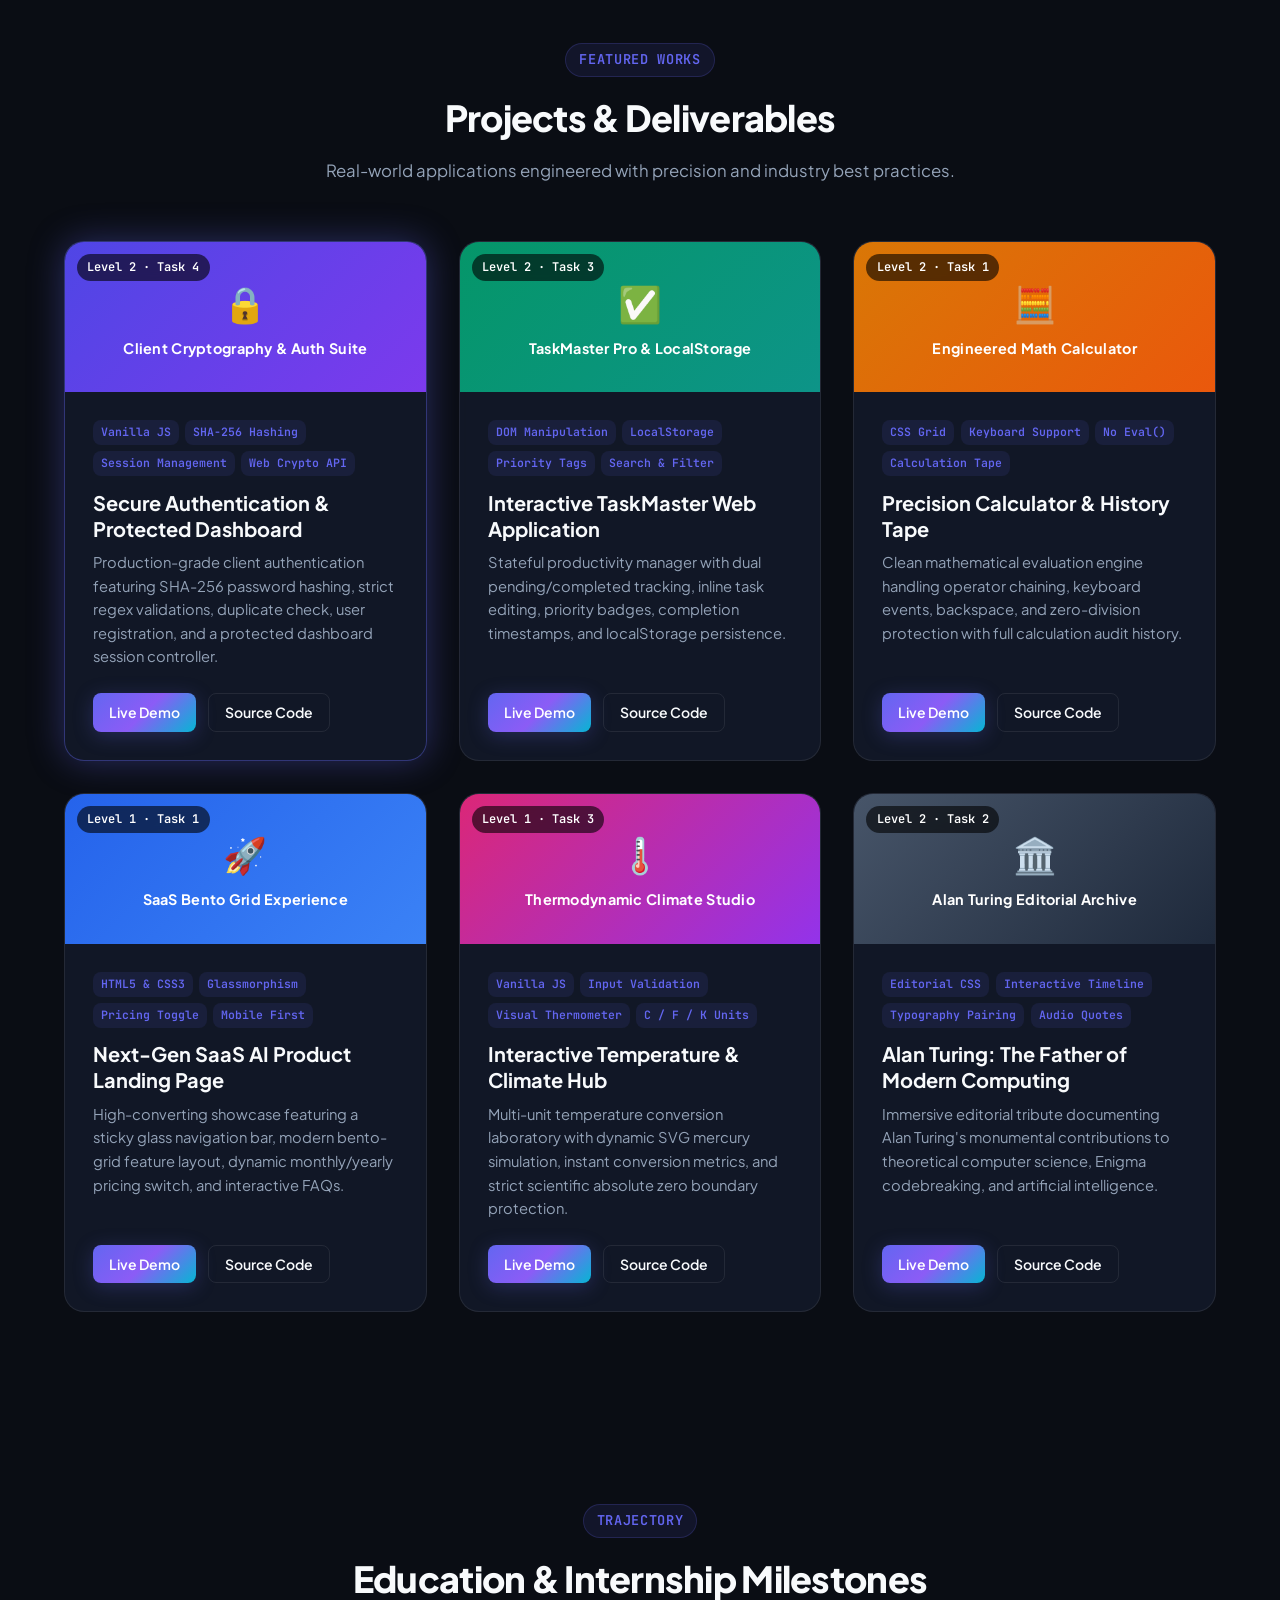
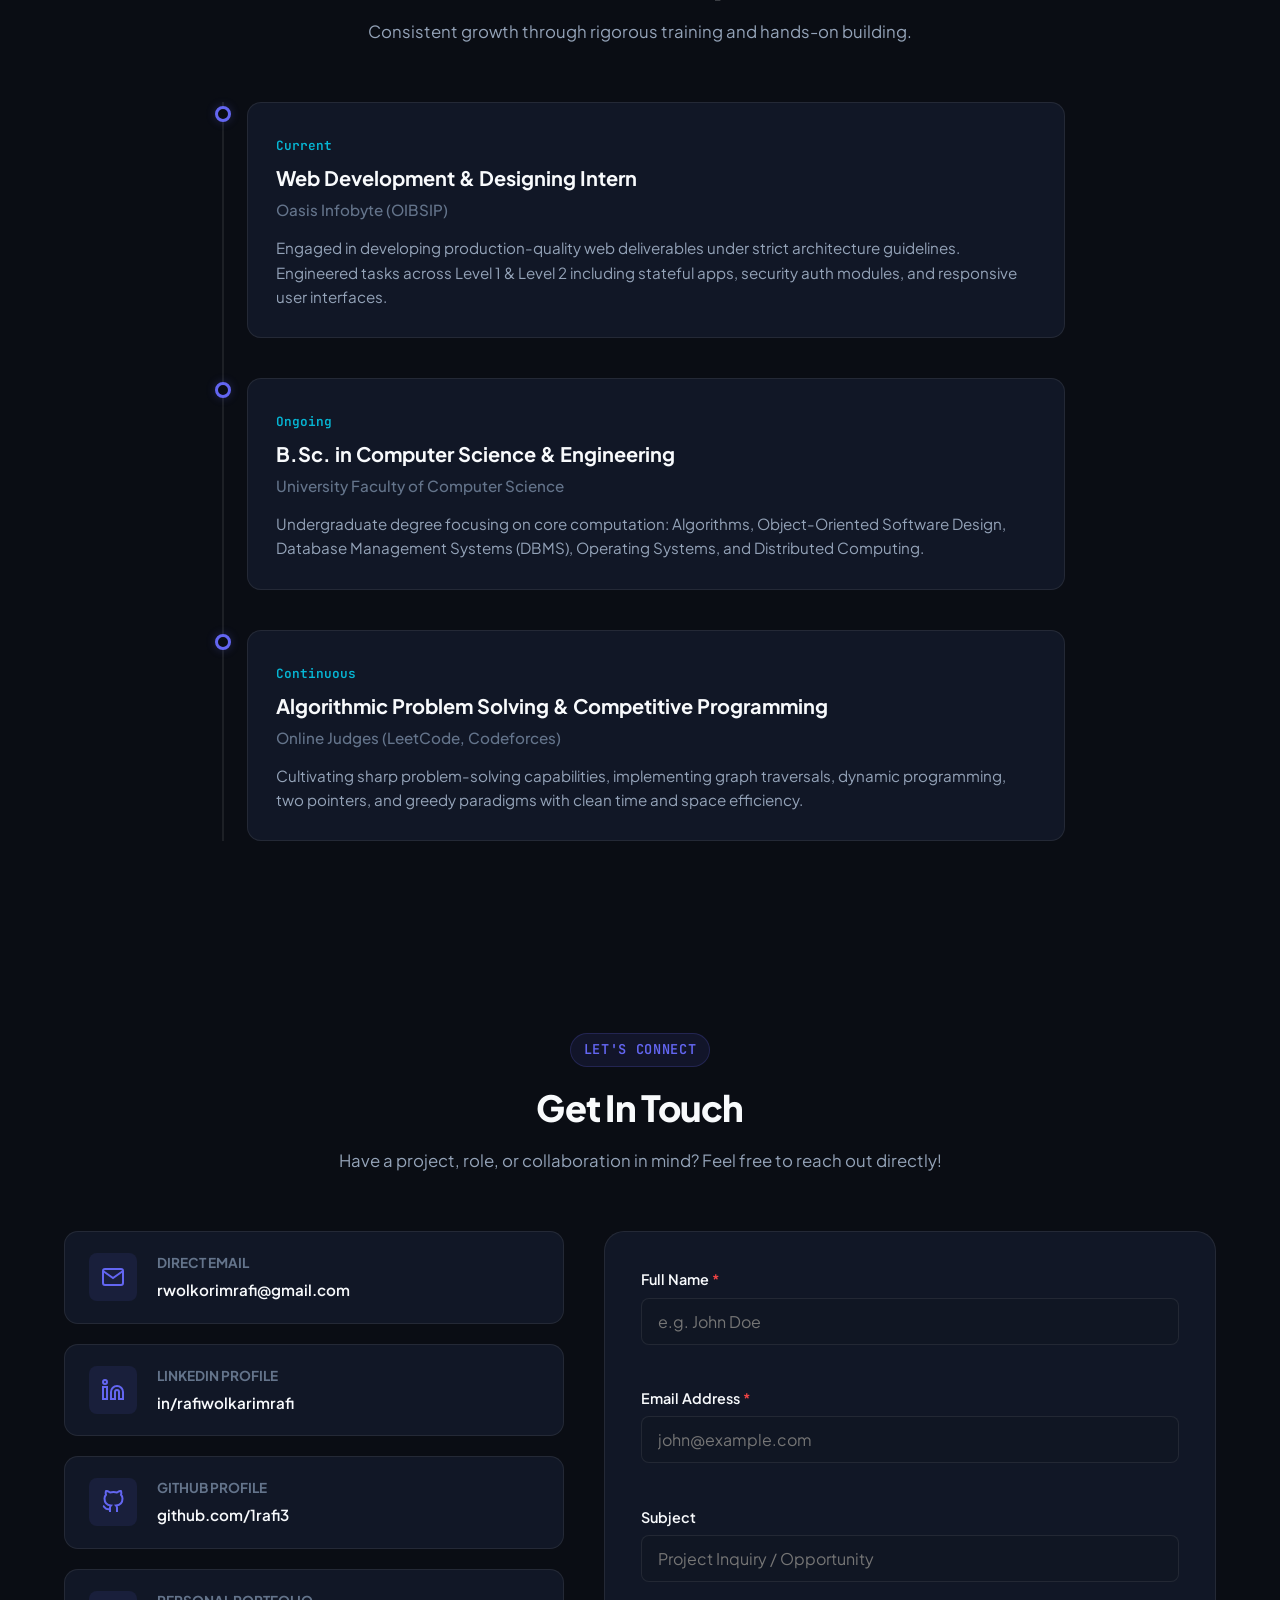
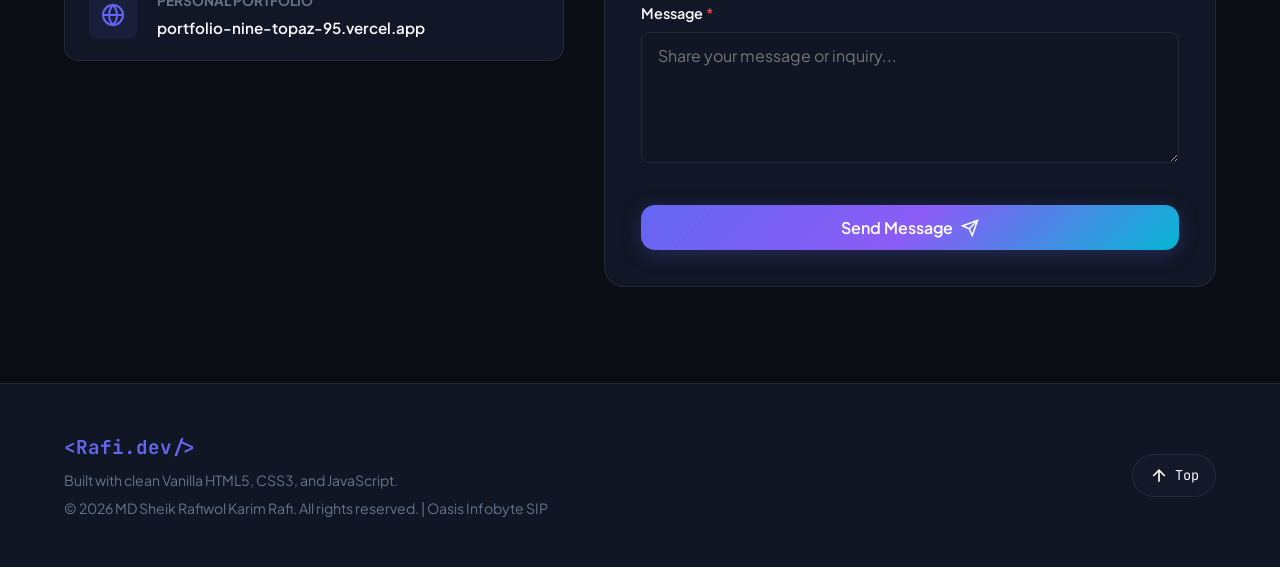
<file: WebDev-L1-PersonalPortfolio/index.html>
<!DOCTYPE html>
<html lang="en" data-theme="dark">
<head>
  <meta charset="UTF-8">
  <meta name="viewport" content="width=device-width, initial-scale=1.0">
  <meta name="description" content="Portfolio of MD Sheik Rafiwol Karim Rafi - Full Stack Web Developer & Computer Science Student specializing in MERN stack, Data Structures, and Algorithmic problem solving.">
  <meta name="keywords" content="MD Sheik Rafiwol Karim Rafi, Full Stack Developer, MERN Stack, React, Node.js, Portfolio, Web Developer, Bangladesh, Oasis Infobyte">
  <meta name="author" content="MD Sheik Rafiwol Karim Rafi">
  <title>MD Sheik Rafiwol Karim Rafi | Full Stack Web Developer</title>
  
  <!-- Google Fonts -->
  <link rel="preconnect" href="https://fonts.googleapis.com">
  <link rel="preconnect" href="https://fonts.gstatic.com" crossorigin>
  <link href="https://fonts.googleapis.com/css2?family=Plus+Jakarta+Sans:wght@300;400;500;600;700;800&family=JetBrains+Mono:wght@400;500;600&display=swap" rel="stylesheet">
  
  <!-- Stylesheet -->
  <link rel="stylesheet" href="style.css">
</head>
<body>

  <!-- ==============================================
       DEMO VIDEO TITLE CARD OVERLAY (Oasis Requirement)
       Displayed on start / toggle for recording
       ============================================== -->
  <div id="video-title-card" class="video-title-card">
    <div class="card-inner">
      <div class="badge-tag">OASIS INFOBYTE SIP — TASK SUBMISSION</div>
      <h1 class="student-name">MD Sheik Rafiwol Karim Rafi</h1>
      <p class="track-title"><strong>Track:</strong> Web Development & Designing</p>
      <p class="task-title"><strong>Task:</strong> Level 1 — Task 2: Personal Portfolio</p>
      <div class="card-footer">
        <span>OIBSIP / WebDev-L1-PersonalPortfolio</span>
        <button id="close-title-card" class="btn-dismiss">Start Walkthrough &rarr;</button>
      </div>
    </div>
  </div>

  <!-- Persistent Recording Control Button -->
  <button id="show-title-card-btn" class="title-card-toggle" title="Show Submission Title Card for Screen Recording">
    <svg width="18" height="18" viewBox="0 0 24 24" fill="none" stroke="currentColor" stroke-width="2"><circle cx="12" cy="12" r="10"></circle><polygon points="10 8 16 12 10 16 10 8"></polygon></svg>
    Record Title Card
  </button>

  <!-- ==============================================
       NAVIGATION BAR
       ============================================== -->
  <header class="navbar" id="navbar">
    <div class="nav-container">
      <a href="#hero" class="nav-logo">
        <span class="logo-bracket">&lt;</span>Rafi<span class="logo-accent">.dev</span><span class="logo-bracket">/&gt;</span>
      </a>

      <nav class="nav-menu" id="nav-menu">
        <ul class="nav-list">
          <li><a href="#about" class="nav-link">About</a></li>
          <li><a href="#skills" class="nav-link">Skills</a></li>
          <li><a href="#projects" class="nav-link">Projects</a></li>
          <li><a href="#experience" class="nav-link">Education & Track</a></li>
          <li><a href="#contact" class="nav-link">Contact</a></li>
        </ul>
      </nav>

      <div class="nav-actions">
        <!-- Theme Toggle -->
        <button id="theme-toggle" class="theme-btn" aria-label="Toggle light or dark theme">
          <svg class="sun-icon" width="20" height="20" viewBox="0 0 24 24" fill="none" stroke="currentColor" stroke-width="2"><circle cx="12" cy="12" r="5"></circle><line x1="12" y1="1" x2="12" y2="3"></line><line x1="12" y1="21" x2="12" y2="23"></line><line x1="4.22" y1="4.22" x2="5.64" y2="5.64"></line><line x1="18.36" y1="18.36" x2="19.78" y2="19.78"></line><line x1="1" y1="12" x2="3" y2="12"></line><line x1="21" y1="12" x2="23" y2="12"></line><line x1="4.22" y1="19.78" x2="5.64" y2="18.36"></line><line x1="18.36" y1="5.64" x2="19.78" y2="4.22"></line></svg>
          <svg class="moon-icon" width="20" height="20" viewBox="0 0 24 24" fill="none" stroke="currentColor" stroke-width="2"><path d="M21 12.79A9 9 0 1 1 11.21 3 7 7 0 0 0 21 12.79z"></path></svg>
        </button>

        <a href="#contact" class="btn btn-primary nav-cta">Get in Touch</a>

        <!-- Mobile Menu Toggle -->
        <button id="menu-toggle" class="mobile-toggle" aria-label="Open mobile navigation">
          <span></span>
          <span></span>
          <span></span>
        </button>
      </div>
    </div>
  </header>

  <!-- ==============================================
       HERO SECTION
       ============================================== -->
  <section class="hero-section" id="hero">
    <div class="hero-bg-glow"></div>
    <div class="container hero-container">
      <div class="hero-content">
        <div class="status-pill">
          <span class="status-dot"></span>
          <span>Available for Full-Stack Roles & Internships</span>
        </div>
        <h1 class="hero-title">
          Hi, I'm <span class="gradient-text">MD Sheik Rafiwol Karim Rafi</span>
        </h1>
        <h2 class="hero-subtitle">
          Full Stack Web Developer &amp; Computer Science Student
        </h2>
        <p class="hero-desc">
          Specializing in scalable <strong>MERN Stack applications</strong>, clean component architecture, and algorithmic problem-solving with a strong foundation in Competitive Programming &amp; Data Structures.
        </p>

        <div class="hero-buttons">
          <a href="#projects" class="btn btn-primary">
            <span>Explore Projects</span>
            <svg width="18" height="18" viewBox="0 0 24 24" fill="none" stroke="currentColor" stroke-width="2"><path d="M5 12h14"></path><path d="m12 5 7 7-7 7"></path></svg>
          </a>
          <a href="#contact" class="btn btn-outline">Let's Connect</a>
          <a href="https://portfolio-nine-topaz-95.vercel.app/" target="_blank" rel="noopener noreferrer" class="btn btn-glass">
            <span>Live Portfolio</span>
            <svg width="16" height="16" viewBox="0 0 24 24" fill="none" stroke="currentColor" stroke-width="2"><path d="M18 13v6a2 2 0 0 1-2 2H5a2 2 0 0 1-2-2V8a2 2 0 0 1 2-2h6"></path><polyline points="15 3 21 3 21 9"></polyline><line x1="10" y1="14" x2="21" y2="3"></line></svg>
          </a>
        </div>

        <div class="hero-socials">
          <a href="https://github.com/1rafi3" target="_blank" rel="noopener noreferrer" aria-label="GitHub Profile" class="social-icon">
            <svg width="20" height="20" viewBox="0 0 24 24" fill="none" stroke="currentColor" stroke-width="2"><path d="M9 19c-5 1.5-5-2.5-7-3m14 6v-3.87a3.37 3.37 0 0 0-.94-2.61c3.14-.35 6.44-1.54 6.44-7A5.44 5.44 0 0 0 20 4.77 5.07 5.07 0 0 0 19.91 1S18.73.65 16 2.48a13.38 13.38 0 0 0-7 0C6.27.65 5.09 1 5.09 1A5.07 5.07 0 0 0 5 4.77a5.44 5.44 0 0 0-1.5 3.78c0 5.42 3.3 6.61 6.44 7A3.37 3.37 0 0 0 9 18.13V22"></path></svg>
            <span>GitHub</span>
          </a>
          <a href="https://www.linkedin.com/in/rafiwolkarimrafi/" target="_blank" rel="noopener noreferrer" aria-label="LinkedIn Profile" class="social-icon">
            <svg width="20" height="20" viewBox="0 0 24 24" fill="none" stroke="currentColor" stroke-width="2"><path d="M16 8a6 6 0 0 1 6 6v7h-4v-7a2 2 0 0 0-2-2 2 2 0 0 0-2 2v7h-4v-7a6 6 0 0 1 6-6z"></path><rect x="2" y="9" width="4" height="12"></rect><circle cx="4" cy="4" r="2"></circle></svg>
            <span>LinkedIn</span>
          </a>
          <a href="mailto:rwolkorimrafi@gmail.com" aria-label="Send Email" class="social-icon">
            <svg width="20" height="20" viewBox="0 0 24 24" fill="none" stroke="currentColor" stroke-width="2"><path d="M4 4h16c1.1 0 2 .9 2 2v12c0 1.1-.9 2-2 2H4c-1.1 0-2-.9-2-2V6c0-1.1.9-2 2-2z"></path><polyline points="22,6 12,13 2,6"></polyline></svg>
            <span>Email</span>
          </a>
        </div>
      </div>

      <div class="hero-visual">
        <div class="avatar-card">
          <div class="avatar-header">
            <span class="mac-dot red"></span>
            <span class="mac-dot yellow"></span>
            <span class="mac-dot green"></span>
            <span class="terminal-title">rafi@mern-stack: ~</span>
          </div>
          <div class="code-preview">
            <pre><code><span class="token-keyword">const</span> <span class="token-var">developer</span> = {
  <span class="token-prop">name</span>: <span class="token-string">"MD Sheik Rafiwol Karim Rafi"</span>,
  <span class="token-prop">track</span>: <span class="token-string">"Web Development & Designing"</span>,
  <span class="token-prop">stack</span>: [<span class="token-string">"React"</span>, <span class="token-string">"Node"</span>, <span class="token-string">"Express"</span>, <span class="token-string">"MongoDB"</span>],
  <span class="token-prop">focus</span>: [<span class="token-string">"DSA"</span>, <span class="token-string">"OOP"</span>, <span class="token-string">"Competitive Programming"</span>],
  <span class="token-prop">readyToContribute</span>: <span class="token-bool">true</span>,
  <span class="token-prop">location</span>: <span class="token-string">"Bangladesh"</span>
};

<span class="token-comment">// Always shipping robust & clean code!</span>
<span class="token-keyword">export default</span> developer;</code></pre>
          </div>
          <div class="avatar-footer">
            <div class="mini-stat">
              <span class="stat-number">100%</span>
              <span class="stat-label">Dedication</span>
            </div>
            <div class="mini-stat">
              <span class="stat-number">MERN</span>
              <span class="stat-label">Full Stack</span>
            </div>
            <div class="mini-stat">
              <span class="stat-number">DSA</span>
              <span class="stat-label">Problem Solver</span>
            </div>
          </div>
        </div>
      </div>
    </div>
  </section>

  <!-- ==============================================
       ABOUT ME SECTION
       ============================================== -->
  <section class="section about-section" id="about">
    <div class="container">
      <div class="section-header">
        <span class="section-tag">About Me</span>
        <h2 class="section-title">Bridging Theory &amp; High-Impact Software</h2>
        <p class="section-subtitle">A blend of Computer Science rigour and modern web craftsmanship.</p>
      </div>

      <div class="about-grid">
        <div class="about-card main-bio">
          <div class="bio-icon">
            <svg width="32" height="32" viewBox="0 0 24 24" fill="none" stroke="currentColor" stroke-width="2"><path d="M20 21v-2a4 4 0 0 0-4-4H8a4 4 0 0 0-4 4v2"></path><circle cx="12" cy="7" r="4"></circle></svg>
          </div>
          <h3>Who I Am</h3>
          <p>
            I am a Computer Science &amp; Engineering student and Full Stack Web Developer with a strong passion for architecting responsive, accessible, and resilient web applications.
          </p>
          <p>
            With active practice in <strong>Competitive Programming</strong> and <strong>Data Structures &amp; Algorithms</strong>, I don't just assemble user interfaces — I engineer high-performance frontend and backend systems built on clean Object-Oriented and structured programming principles.
          </p>
          <p>
            Through this <strong>Oasis Infobyte Internship (OIBSIP)</strong>, I have developed comprehensive projects ranging from responsive layouts to cryptographic authentication systems and stateful CRUD applications.
          </p>
        </div>

        <div class="about-card education-card">
          <div class="bio-icon">
            <svg width="32" height="32" viewBox="0 0 24 24" fill="none" stroke="currentColor" stroke-width="2"><path d="M22 10v6M2 10l10-5 10 5-10 5z"></path><path d="M6 12v5c3 3 9 3 12 0v-5"></path></svg>
          </div>
          <h3>Academic Foundation</h3>
          <ul class="detail-list">
            <li>
              <strong>B.Sc. in Computer Science &amp; Engineering</strong>
              <span>Focus on Data Structures, Algorithms, Software Engineering, Database Systems</span>
            </li>
            <li>
              <strong>Structured &amp; Object Oriented Programming</strong>
              <span>Strong algorithmic foundations in C, C++, and modern JavaScript</span>
            </li>
            <li>
              <strong>Continuous Learner</strong>
              <span>Consistent problem solving on LeetCode, Codeforces, and HackerRank</span>
            </li>
          </ul>
        </div>

        <div class="about-card pillars-card">
          <div class="bio-icon">
            <svg width="32" height="32" viewBox="0 0 24 24" fill="none" stroke="currentColor" stroke-width="2"><polygon points="12 2 2 7 12 12 22 7 12 2"></polygon><polyline points="2 17 12 22 22 17"></polyline><polyline points="2 12 12 17 22 12"></polyline></svg>
          </div>
          <h3>Core Competencies</h3>
          <div class="pillar-tags">
            <span class="pillar-tag">⚡ MERN Architecture</span>
            <span class="pillar-tag">🧠 Data Structures &amp; Algorithms</span>
            <span class="pillar-tag">🔒 Auth &amp; Web Security</span>
            <span class="pillar-tag">📱 Responsive &amp; Mobile-First</span>
            <span class="pillar-tag">🎯 Clean &amp; Modular Code</span>
            <span class="pillar-tag">🔄 RESTful API Integration</span>
          </div>
        </div>
      </div>
    </div>
  </section>

  <!-- ==============================================
       SKILLS SECTION
       ============================================== -->
  <section class="section skills-section" id="skills">
    <div class="container">
      <div class="section-header">
        <span class="section-tag">Tech Stack</span>
        <h2 class="section-title">Technical Expertise &amp; Skills</h2>
        <p class="section-subtitle">Carefully curated tools and technologies I use to build robust software.</p>
      </div>

      <!-- Category Filter Tabs -->
      <div class="skill-filters" id="skill-filters">
        <button class="filter-btn active" data-category="all">All Skills</button>
        <button class="filter-btn" data-category="frontend">Frontend</button>
        <button class="filter-btn" data-category="backend">Backend &amp; DB</button>
        <button class="filter-btn" data-category="cs">Core CS &amp; DSA</button>
        <button class="filter-btn" data-category="tools">Tools &amp; Workflow</button>
      </div>

      <div class="skills-grid" id="skills-grid">
        <!-- Frontend -->
        <div class="skill-card" data-category="frontend">
          <div class="skill-icon-wrap">⚛️</div>
          <div class="skill-info">
            <span class="skill-name">React.js &amp; Next.js</span>
            <span class="skill-level">Component Architecture, Hooks, State</span>
          </div>
          <span class="skill-badge">Advanced</span>
        </div>

        <div class="skill-card" data-category="frontend">
          <div class="skill-icon-wrap">🌐</div>
          <div class="skill-info">
            <span class="skill-name">JavaScript (ES6+)</span>
            <span class="skill-level">Async/Await, Closures, DOM, Fetch</span>
          </div>
          <span class="skill-badge">Advanced</span>
        </div>

        <div class="skill-card" data-category="frontend">
          <div class="skill-icon-wrap">🎨</div>
          <div class="skill-info">
            <span class="skill-name">HTML5 &amp; CSS3</span>
            <span class="skill-level">Flexbox, Grid, Animations, Responsive</span>
          </div>
          <span class="skill-badge">Expert</span>
        </div>

        <div class="skill-card" data-category="frontend">
          <div class="skill-icon-wrap">💨</div>
          <div class="skill-info">
            <span class="skill-name">Tailwind CSS</span>
            <span class="skill-level">Utility-First Modern Styling</span>
          </div>
          <span class="skill-badge">Proficient</span>
        </div>

        <!-- Backend -->
        <div class="skill-card" data-category="backend">
          <div class="skill-icon-wrap">🟢</div>
          <div class="skill-info">
            <span class="skill-name">Node.js</span>
            <span class="skill-level">Event Loop, Non-blocking I/O, NPM</span>
          </div>
          <span class="skill-badge">Proficient</span>
        </div>

        <div class="skill-card" data-category="backend">
          <div class="skill-info">
            <div class="skill-icon-wrap">🚂</div>
            <span class="skill-name">Express.js</span>
            <span class="skill-level">REST APIs, Middleware, Routing</span>
          </div>
          <span class="skill-badge">Proficient</span>
        </div>

        <div class="skill-card" data-category="backend">
          <div class="skill-icon-wrap">🍃</div>
          <div class="skill-info">
            <span class="skill-name">MongoDB &amp; Mongoose</span>
            <span class="skill-level">Document Schemas, Aggregation, CRUD</span>
          </div>
          <span class="skill-badge">Proficient</span>
        </div>

        <div class="skill-card" data-category="backend">
          <div class="skill-icon-wrap">🔐</div>
          <div class="skill-info">
            <span class="skill-name">Auth &amp; Security</span>
            <span class="skill-level">JWT, SHA-256 Hashing, Sessions</span>
          </div>
          <span class="skill-badge">Proficient</span>
        </div>

        <!-- Core CS -->
        <div class="skill-card" data-category="cs">
          <div class="skill-icon-wrap">🧩</div>
          <div class="skill-info">
            <span class="skill-name">Data Structures &amp; Algorithms</span>
            <span class="skill-level">Arrays, Trees, Graphs, DP, Sorting</span>
          </div>
          <span class="skill-badge">Core CSE</span>
        </div>

        <div class="skill-card" data-category="cs">
          <div class="skill-icon-wrap">🏆</div>
          <div class="skill-info">
            <span class="skill-name">Competitive Programming</span>
            <span class="skill-level">Time/Space Complexity, Algorithmic Thinking</span>
          </div>
          <span class="skill-badge">Active</span>
        </div>

        <div class="skill-card" data-category="cs">
          <div class="skill-icon-wrap">📐</div>
          <div class="skill-info">
            <span class="skill-name">OOP &amp; Structured Programming</span>
            <span class="skill-level">Encapsulation, Polymorphism, C/C++</span>
          </div>
          <span class="skill-badge">Core CSE</span>
        </div>

        <!-- Tools -->
        <div class="skill-card" data-category="tools">
          <div class="skill-icon-wrap">🐙</div>
          <div class="skill-info">
            <span class="skill-name">Git &amp; GitHub</span>
            <span class="skill-level">Version Control, Branching, CI/CD</span>
          </div>
          <span class="skill-badge">Advanced</span>
        </div>

        <div class="skill-card" data-category="tools">
          <div class="skill-icon-wrap">📬</div>
          <div class="skill-info">
            <span class="skill-name">Postman &amp; REST Client</span>
            <span class="skill-level">API Testing, Headers, Payloads</span>
          </div>
          <span class="skill-badge">Proficient</span>
        </div>

        <div class="skill-card" data-category="tools">
          <div class="skill-icon-wrap">▲</div>
          <div class="skill-info">
            <span class="skill-name">Vercel &amp; Deployment</span>
            <span class="skill-level">Production Hosting, Environments</span>
          </div>
          <span class="skill-badge">Proficient</span>
        </div>
      </div>
    </div>
  </section>

  <!-- ==============================================
       PROJECTS SECTION (SHOWCASING OIBSIP TASKS & FLAGSHIPS)
       ============================================== -->
  <section class="section projects-section" id="projects">
    <div class="container">
      <div class="section-header">
        <span class="section-tag">Featured Works</span>
        <h2 class="section-title">Projects &amp; Deliverables</h2>
        <p class="section-subtitle">Real-world applications engineered with precision and industry best practices.</p>
      </div>

      <div class="projects-grid">
        <!-- Project 1: Auth & Dashboard System -->
        <article class="project-card featured">
          <div class="project-image-banner gradient-auth">
            <div class="banner-badge">Level 2 · Task 4</div>
            <div class="banner-mockup">
              <span class="mockup-icon">🔒</span>
              <div class="mockup-text">Client Cryptography &amp; Auth Suite</div>
            </div>
          </div>
          <div class="project-body">
            <div class="project-tags">
              <span class="tag">Vanilla JS</span>
              <span class="tag">SHA-256 Hashing</span>
              <span class="tag">Session Management</span>
              <span class="tag">Web Crypto API</span>
            </div>
            <h3 class="project-title">Secure Authentication &amp; Protected Dashboard</h3>
            <p class="project-desc">
              Production-grade client authentication featuring SHA-256 password hashing, strict regex validations, duplicate check, user registration, and a protected dashboard session controller.
            </p>
            <div class="project-links">
              <a href="../WebDev-L2-AuthSystem/index.html" class="btn btn-sm btn-primary">Live Demo</a>
              <a href="https://github.com/1rafi3/OIBSIP/tree/main/WebDev-L2-AuthSystem" target="_blank" rel="noopener noreferrer" class="btn btn-sm btn-outline">Source Code</a>
            </div>
          </div>
        </article>

        <!-- Project 2: To-Do App -->
        <article class="project-card">
          <div class="project-image-banner gradient-todo">
            <div class="banner-badge">Level 2 · Task 3</div>
            <div class="banner-mockup">
              <span class="mockup-icon">✅</span>
              <div class="mockup-text">TaskMaster Pro &amp; LocalStorage</div>
            </div>
          </div>
          <div class="project-body">
            <div class="project-tags">
              <span class="tag">DOM Manipulation</span>
              <span class="tag">LocalStorage</span>
              <span class="tag">Priority Tags</span>
              <span class="tag">Search &amp; Filter</span>
            </div>
            <h3 class="project-title">Interactive TaskMaster Web Application</h3>
            <p class="project-desc">
              Stateful productivity manager with dual pending/completed tracking, inline task editing, priority badges, completion timestamps, and localStorage persistence.
            </p>
            <div class="project-links">
              <a href="../WebDev-L2-TodoApp/index.html" class="btn btn-sm btn-primary">Live Demo</a>
              <a href="https://github.com/1rafi3/OIBSIP/tree/main/WebDev-L2-TodoApp" target="_blank" rel="noopener noreferrer" class="btn btn-sm btn-outline">Source Code</a>
            </div>
          </div>
        </article>

        <!-- Project 3: Modern Calculator -->
        <article class="project-card">
          <div class="project-image-banner gradient-calc">
            <div class="banner-badge">Level 2 · Task 1</div>
            <div class="banner-mockup">
              <span class="mockup-icon">🧮</span>
              <div class="mockup-text">Engineered Math Calculator</div>
            </div>
          </div>
          <div class="project-body">
            <div class="project-tags">
              <span class="tag">CSS Grid</span>
              <span class="tag">Keyboard Support</span>
              <span class="tag">No Eval()</span>
              <span class="tag">Calculation Tape</span>
            </div>
            <h3 class="project-title">Precision Calculator &amp; History Tape</h3>
            <p class="project-desc">
              Clean mathematical evaluation engine handling operator chaining, keyboard events, backspace, and zero-division protection with full calculation audit history.
            </p>
            <div class="project-links">
              <a href="../WebDev-L2-Calculator/index.html" class="btn btn-sm btn-primary">Live Demo</a>
              <a href="https://github.com/1rafi3/OIBSIP/tree/main/WebDev-L2-Calculator" target="_blank" rel="noopener noreferrer" class="btn btn-sm btn-outline">Source Code</a>
            </div>
          </div>
        </article>

        <!-- Project 4: SaaS AI Landing Page -->
        <article class="project-card">
          <div class="project-image-banner gradient-landing">
            <div class="banner-badge">Level 1 · Task 1</div>
            <div class="banner-mockup">
              <span class="mockup-icon">🚀</span>
              <div class="mockup-text">SaaS Bento Grid Experience</div>
            </div>
          </div>
          <div class="project-body">
            <div class="project-tags">
              <span class="tag">HTML5 &amp; CSS3</span>
              <span class="tag">Glassmorphism</span>
              <span class="tag">Pricing Toggle</span>
              <span class="tag">Mobile First</span>
            </div>
            <h3 class="project-title">Next-Gen SaaS AI Product Landing Page</h3>
            <p class="project-desc">
              High-converting showcase featuring a sticky glass navigation bar, modern bento-grid feature layout, dynamic monthly/yearly pricing switch, and interactive FAQs.
            </p>
            <div class="project-links">
              <a href="../WebDev-L1-LandingPage/index.html" class="btn btn-sm btn-primary">Live Demo</a>
              <a href="https://github.com/1rafi3/OIBSIP/tree/main/WebDev-L1-LandingPage" target="_blank" rel="noopener noreferrer" class="btn btn-sm btn-outline">Source Code</a>
            </div>
          </div>
        </article>

        <!-- Project 5: Temperature Converter -->
        <article class="project-card">
          <div class="project-image-banner gradient-temp">
            <div class="banner-badge">Level 1 · Task 3</div>
            <div class="banner-mockup">
              <span class="mockup-icon">🌡️</span>
              <div class="mockup-text">Thermodynamic Climate Studio</div>
            </div>
          </div>
          <div class="project-body">
            <div class="project-tags">
              <span class="tag">Vanilla JS</span>
              <span class="tag">Input Validation</span>
              <span class="tag">Visual Thermometer</span>
              <span class="tag">C / F / K Units</span>
            </div>
            <h3 class="project-title">Interactive Temperature &amp; Climate Hub</h3>
            <p class="project-desc">
              Multi-unit temperature conversion laboratory with dynamic SVG mercury simulation, instant conversion metrics, and strict scientific absolute zero boundary protection.
            </p>
            <div class="project-links">
              <a href="../WebDev-L1-TemperatureConverter/index.html" class="btn btn-sm btn-primary">Live Demo</a>
              <a href="https://github.com/1rafi3/OIBSIP/tree/main/WebDev-L1-TemperatureConverter" target="_blank" rel="noopener noreferrer" class="btn btn-sm btn-outline">Source Code</a>
            </div>
          </div>
        </article>

        <!-- Project 6: Tribute Page -->
        <article class="project-card">
          <div class="project-image-banner gradient-tribute">
            <div class="banner-badge">Level 2 · Task 2</div>
            <div class="banner-mockup">
              <span class="mockup-icon">🏛️</span>
              <div class="mockup-text">Alan Turing Editorial Archive</div>
            </div>
          </div>
          <div class="project-body">
            <div class="project-tags">
              <span class="tag">Editorial CSS</span>
              <span class="tag">Interactive Timeline</span>
              <span class="tag">Typography Pairing</span>
              <span class="tag">Audio Quotes</span>
            </div>
            <h3 class="project-title">Alan Turing: The Father of Modern Computing</h3>
            <p class="project-desc">
              Immersive editorial tribute documenting Alan Turing's monumental contributions to theoretical computer science, Enigma codebreaking, and artificial intelligence.
            </p>
            <div class="project-links">
              <a href="../WebDev-L2-TributePage/index.html" class="btn btn-sm btn-primary">Live Demo</a>
              <a href="https://github.com/1rafi3/OIBSIP/tree/main/WebDev-L2-TributePage" target="_blank" rel="noopener noreferrer" class="btn btn-sm btn-outline">Source Code</a>
            </div>
          </div>
        </article>
      </div>
    </div>
  </section>

  <!-- ==============================================
       EDUCATION & TRACK MILESTONES
       ============================================== -->
  <section class="section experience-section" id="experience">
    <div class="container">
      <div class="section-header">
        <span class="section-tag">Trajectory</span>
        <h2 class="section-title">Education &amp; Internship Milestones</h2>
        <p class="section-subtitle">Consistent growth through rigorous training and hands-on building.</p>
      </div>

      <div class="timeline">
        <div class="timeline-item">
          <div class="timeline-dot"></div>
          <div class="timeline-content">
            <span class="timeline-date">Current</span>
            <h3 class="timeline-title">Web Development &amp; Designing Intern</h3>
            <h4 class="timeline-company">Oasis Infobyte (OIBSIP)</h4>
            <p>
              Engaged in developing production-quality web deliverables under strict architecture guidelines. Engineered tasks across Level 1 &amp; Level 2 including stateful apps, security auth modules, and responsive user interfaces.
            </p>
          </div>
        </div>

        <div class="timeline-item">
          <div class="timeline-dot"></div>
          <div class="timeline-content">
            <span class="timeline-date">Ongoing</span>
            <h3 class="timeline-title">B.Sc. in Computer Science &amp; Engineering</h3>
            <h4 class="timeline-company">University Faculty of Computer Science</h4>
            <p>
              Undergraduate degree focusing on core computation: Algorithms, Object-Oriented Software Design, Database Management Systems (DBMS), Operating Systems, and Distributed Computing.
            </p>
          </div>
        </div>

        <div class="timeline-item">
          <div class="timeline-dot"></div>
          <div class="timeline-content">
            <span class="timeline-date">Continuous</span>
            <h3 class="timeline-title">Algorithmic Problem Solving &amp; Competitive Programming</h3>
            <h4 class="timeline-company">Online Judges (LeetCode, Codeforces)</h4>
            <p>
              Cultivating sharp problem-solving capabilities, implementing graph traversals, dynamic programming, two pointers, and greedy paradigms with clean time and space efficiency.
            </p>
          </div>
        </div>
      </div>
    </div>
  </section>

  <!-- ==============================================
       CONTACT SECTION
       ============================================== -->
  <section class="section contact-section" id="contact">
    <div class="container">
      <div class="section-header">
        <span class="section-tag">Let's Connect</span>
        <h2 class="section-title">Get In Touch</h2>
        <p class="section-subtitle">Have a project, role, or collaboration in mind? Feel free to reach out directly!</p>
      </div>

      <div class="contact-grid">
        <div class="contact-info-panel">
          <div class="info-card">
            <div class="info-icon">
              <svg width="24" height="24" viewBox="0 0 24 24" fill="none" stroke="currentColor" stroke-width="2"><path d="M4 4h16c1.1 0 2 .9 2 2v12c0 1.1-.9 2-2 2H4c-1.1 0-2-.9-2-2V6c0-1.1.9-2 2-2z"></path><polyline points="22,6 12,13 2,6"></polyline></svg>
            </div>
            <div>
              <h4>Direct Email</h4>
              <a href="mailto:rwolkorimrafi@gmail.com">rwolkorimrafi@gmail.com</a>
            </div>
          </div>

          <div class="info-card">
            <div class="info-icon">
              <svg width="24" height="24" viewBox="0 0 24 24" fill="none" stroke="currentColor" stroke-width="2"><path d="M16 8a6 6 0 0 1 6 6v7h-4v-7a2 2 0 0 0-2-2 2 2 0 0 0-2 2v7h-4v-7a6 6 0 0 1 6-6z"></path><rect x="2" y="9" width="4" height="12"></rect><circle cx="4" cy="4" r="2"></circle></svg>
            </div>
            <div>
              <h4>LinkedIn Profile</h4>
              <a href="https://www.linkedin.com/in/rafiwolkarimrafi/" target="_blank" rel="noopener noreferrer">in/rafiwolkarimrafi</a>
            </div>
          </div>

          <div class="info-card">
            <div class="info-icon">
              <svg width="24" height="24" viewBox="0 0 24 24" fill="none" stroke="currentColor" stroke-width="2"><path d="M9 19c-5 1.5-5-2.5-7-3m14 6v-3.87a3.37 3.37 0 0 0-.94-2.61c3.14-.35 6.44-1.54 6.44-7A5.44 5.44 0 0 0 20 4.77 5.07 5.07 0 0 0 19.91 1S18.73.65 16 2.48a13.38 13.38 0 0 0-7 0C6.27.65 5.09 1 5.09 1A5.07 5.07 0 0 0 5 4.77a5.44 5.44 0 0 0-1.5 3.78c0 5.42 3.3 6.61 6.44 7A3.37 3.37 0 0 0 9 18.13V22"></path></svg>
            </div>
            <div>
              <h4>GitHub Profile</h4>
              <a href="https://github.com/1rafi3" target="_blank" rel="noopener noreferrer">github.com/1rafi3</a>
            </div>
          </div>

          <div class="info-card">
            <div class="info-icon">
              <svg width="24" height="24" viewBox="0 0 24 24" fill="none" stroke="currentColor" stroke-width="2"><circle cx="12" cy="12" r="10"></circle><line x1="2" y1="12" x2="22" y2="12"></line><path d="M12 2a15.3 15.3 0 0 1 4 10 15.3 15.3 0 0 1-4 10 15.3 15.3 0 0 1-4-10 15.3 15.3 0 0 1 4-10z"></path></svg>
            </div>
            <div>
              <h4>Personal Portfolio</h4>
              <a href="https://portfolio-nine-topaz-95.vercel.app/" target="_blank" rel="noopener noreferrer">portfolio-nine-topaz-95.vercel.app</a>
            </div>
          </div>
        </div>

        <!-- Interactive Contact Form -->
        <div class="contact-form-panel">
          <form id="contact-form" class="contact-form" novalidate>
            <div class="form-group">
              <label for="contact-name">Full Name <span class="required">*</span></label>
              <input type="text" id="contact-name" name="name" placeholder="e.g. John Doe" required>
              <span class="field-error" id="name-error"></span>
            </div>

            <div class="form-group">
              <label for="contact-email">Email Address <span class="required">*</span></label>
              <input type="email" id="contact-email" name="email" placeholder="john@example.com" required>
              <span class="field-error" id="email-error"></span>
            </div>

            <div class="form-group">
              <label for="contact-subject">Subject</label>
              <input type="text" id="contact-subject" name="subject" placeholder="Project Inquiry / Opportunity" required>
            </div>

            <div class="form-group">
              <label for="contact-message">Message <span class="required">*</span></label>
              <textarea id="contact-message" name="message" rows="5" placeholder="Share your message or inquiry..." required></textarea>
              <span class="field-error" id="message-error"></span>
            </div>

            <button type="submit" class="btn btn-primary btn-block" id="contact-submit-btn">
              <span>Send Message</span>
              <svg width="18" height="18" viewBox="0 0 24 24" fill="none" stroke="currentColor" stroke-width="2"><line x1="22" y1="2" x2="11" y2="13"></line><polygon points="22 2 15 22 11 13 2 9 22 2"></polygon></svg>
            </button>
            <div id="form-status" class="form-status"></div>
          </form>
        </div>
      </div>
    </div>
  </section>

  <!-- ==============================================
       FOOTER
       ============================================== -->
  <footer class="footer">
    <div class="container footer-container">
      <div class="footer-left">
        <a href="#hero" class="footer-logo">&lt;Rafi.dev/&gt;</a>
        <p>Built with clean Vanilla HTML5, CSS3, and JavaScript.</p>
        <p class="copyright">&copy; 2026 MD Sheik Rafiwol Karim Rafi. All rights reserved. | Oasis Infobyte SIP</p>
      </div>

      <div class="footer-right">
        <a href="#hero" class="back-to-top" title="Back to top">
          <svg width="20" height="20" viewBox="0 0 24 24" fill="none" stroke="currentColor" stroke-width="2"><line x1="12" y1="19" x2="12" y2="5"></line><polyline points="5 12 12 5 19 12"></polyline></svg>
          <span>Top</span>
        </a>
      </div>
    </div>
  </footer>

  <script src="script.js"></script>
</body>
</html>
</file>
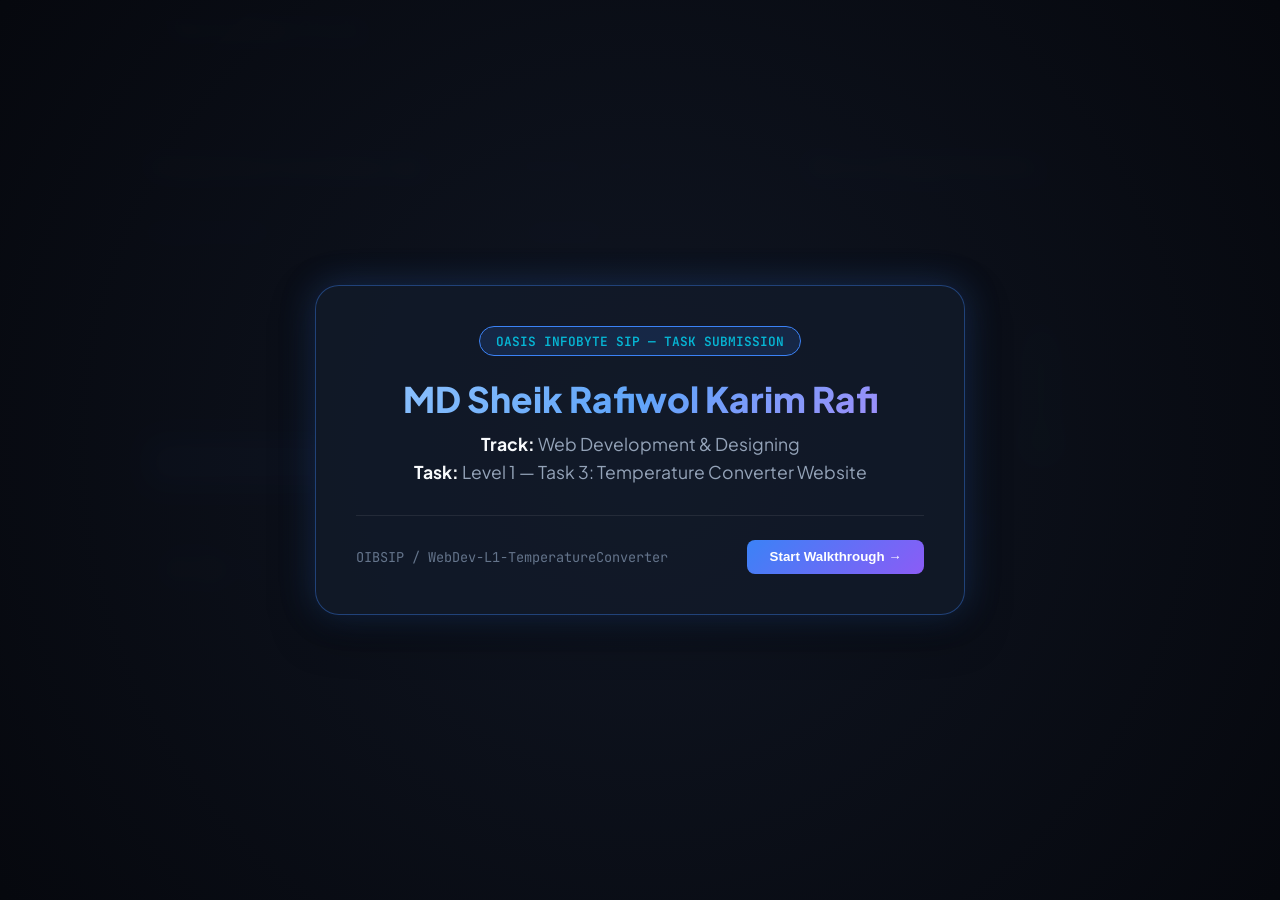
<file: WebDev-L1-TemperatureConverter/index.html>
<!DOCTYPE html>
<html lang="en">
<head>
  <meta charset="UTF-8">
  <meta name="viewport" content="width=device-width, initial-scale=1.0">
  <meta name="description" content="ThermoFlow Studio - Scientific Multi-Unit Temperature Converter with Animated Mercury Thermometer, Formula Cards, and Absolute Zero Guards by MD Sheik Rafiwol Karim Rafi - Oasis Infobyte Task">
  <title>ThermoFlow Studio | Scientific Temperature Converter</title>
  
  <!-- Google Fonts -->
  <link rel="preconnect" href="https://fonts.googleapis.com">
  <link rel="preconnect" href="https://fonts.gstatic.com" crossorigin>
  <link href="https://fonts.googleapis.com/css2?family=Plus+Jakarta+Sans:wght@400;500;600;700;800&family=JetBrains+Mono:wght@400;500;600;700&display=swap" rel="stylesheet">
  
  <link rel="stylesheet" href="style.css">
</head>
<body>

  <!-- ==============================================
       DEMO VIDEO TITLE CARD OVERLAY (Oasis Requirement)
       ============================================== -->
  <div id="video-title-card" class="video-title-card">
    <div class="card-inner">
      <div class="badge-tag">OASIS INFOBYTE SIP — TASK SUBMISSION</div>
      <h1 class="student-name">MD Sheik Rafiwol Karim Rafi</h1>
      <p class="track-title"><strong>Track:</strong> Web Development & Designing</p>
      <p class="task-title"><strong>Task:</strong> Level 1 — Task 3: Temperature Converter Website</p>
      <div class="card-footer">
        <span>OIBSIP / WebDev-L1-TemperatureConverter</span>
        <button id="close-title-card" class="btn-dismiss">Start Walkthrough &rarr;</button>
      </div>
    </div>
  </div>

  <!-- Persistent Recording Control Button -->
  <button id="show-title-card-btn" class="title-card-toggle" title="Show Submission Title Card for Screen Recording">
    <svg width="18" height="18" viewBox="0 0 24 24" fill="none" stroke="currentColor" stroke-width="2"><circle cx="12" cy="12" r="10"></circle><polygon points="10 8 16 12 10 16 10 8"></polygon></svg>
    Record Title Card
  </button>

  <header class="app-header">
    <div class="header-container">
      <div class="brand">
        <span class="brand-icon">🌡️</span>
        <div>
          <h1>ThermoFlow <span class="brand-accent">Studio</span></h1>
          <span class="brand-tagline">Scientific Multi-Scale Conversion Laboratory</span>
        </div>
      </div>
      <a href="../WebDev-L1-PersonalPortfolio/index.html" class="nav-return">&larr; Portfolio</a>
    </div>
  </header>

  <main class="main-container">
    <div class="converter-layout">
      
      <!-- ================= CONVERTER INTERACTIVE PANEL ================= -->
      <section class="card converter-card">
        <div class="card-title-bar">
          <h2>Temperature Conversion Lab</h2>
          <span class="status-indicator-tag" id="thermal-state-tag">Normal State</span>
        </div>

        <form id="converter-form" novalidate>
          
          <!-- Input Value & Unit Selection -->
          <div class="form-row">
            <div class="form-group flex-2">
              <label for="temp-input">Temperature Value <span class="required">*</span></label>
              <div class="input-with-symbol">
                <input type="text" id="temp-input" placeholder="Enter degrees (e.g. 25, -10, 98.6)" value="25" autocomplete="off" required>
                <span class="input-unit-symbol" id="input-unit-symbol">°C</span>
              </div>
              <span class="validation-msg" id="validation-msg"></span>
            </div>

            <div class="form-group flex-1">
              <label for="unit-select">Source Unit</label>
              <select id="unit-select">
                <option value="celsius" selected>Celsius (°C)</option>
                <option value="fahrenheit">Fahrenheit (°F)</option>
                <option value="kelvin">Kelvin (K)</option>
              </select>
            </div>
          </div>

          <!-- Quick Presets -->
          <div class="presets-row">
            <span class="preset-label">Quick Presets:</span>
            <button type="button" class="preset-btn" data-val="0" data-unit="celsius">Freezing (0°C)</button>
            <button type="button" class="preset-btn" data-val="25" data-unit="celsius">Room Temp (25°C)</button>
            <button type="button" class="preset-btn" data-val="37" data-unit="celsius">Human Body (37°C)</button>
            <button type="button" class="preset-btn" data-val="100" data-unit="celsius">Boiling (100°C)</button>
            <button type="button" class="preset-btn caution" data-val="-273.15" data-unit="celsius">Absolute Zero</button>
          </div>

          <!-- Trigger Convert Button -->
          <button type="submit" class="btn btn-convert" id="btn-convert">
            <span>Calculate Conversions</span>
            <svg width="18" height="18" viewBox="0 0 24 24" fill="none" stroke="currentColor" stroke-width="2"><polyline points="23 4 23 10 17 10"></polyline><polyline points="1 20 1 14 7 14"></polyline><path d="M3.51 9a9 9 0 0 1 14.85-3.36L23 10M1 14l4.64 4.36A9 9 0 0 0 20.49 15"></path></svg>
          </button>
        </form>

        <!-- Edge Case / Absolute Zero Alert Box -->
        <div id="absolute-zero-alert" class="alert-banner hidden">
          <span class="alert-icon">⚠️</span>
          <div>
            <strong>Absolute Zero Violation!</strong>
            <p id="alert-text">Temperatures cannot physically drop below Absolute Zero (−273.15°C / 0K / −459.67°F) according to the Third Law of Thermodynamics.</p>
          </div>
        </div>

        <!-- Simultaneous Output Display Grid -->
        <div class="results-grid">
          <div class="result-tile" id="tile-celsius">
            <div class="result-tile-header">
              <span class="tile-label">Celsius</span>
              <span class="tile-formula font-mono">°C</span>
            </div>
            <div class="result-value" id="val-celsius">25.00 °C</div>
            <span class="result-sub">Standard Metric Scale</span>
          </div>

          <div class="result-tile" id="tile-fahrenheit">
            <div class="result-tile-header">
              <span class="tile-label">Fahrenheit</span>
              <span class="tile-formula font-mono">°F</span>
            </div>
            <div class="result-value" id="val-fahrenheit">77.00 °F</div>
            <span class="result-sub">US Customary Scale</span>
          </div>

          <div class="result-tile" id="tile-kelvin">
            <div class="result-tile-header">
              <span class="tile-label">Kelvin</span>
              <span class="tile-formula font-mono">K</span>
            </div>
            <div class="result-value" id="val-kelvin">298.15 K</div>
            <span class="result-sub">SI Thermodynamic Scale</span>
          </div>
        </div>
      </section>

      <!-- ================= THERMOMETER VISUALIZATION ================= -->
      <section class="card thermometer-card">
        <h3>Mercury Gauge Simulation</h3>
        <p class="gauge-desc">Real-time graphic representation of thermal energy.</p>

        <div class="thermometer-visual">
          <div class="gauge-scale">
            <span>100°C - Boiling</span>
            <span>75°C - Hot</span>
            <span>50°C - Warm</span>
            <span>25°C - Room</span>
            <span>0°C - Freezing</span>
            <span>-50°C - Sub-zero</span>
          </div>

          <!-- Physical Thermometer Tube -->
          <div class="tube-container">
            <div class="glass-stem">
              <div class="mercury-column" id="mercury-column"></div>
            </div>
            <div class="glass-bulb">
              <div class="mercury-bulb" id="mercury-bulb"></div>
            </div>
          </div>
        </div>

        <div class="formula-breakdown">
          <h4>Conversion Formulas Applied:</h4>
          <ul>
            <li><code>°F = (°C × 9/5) + 32</code></li>
            <li><code>K = °C + 273.15</code></li>
            <li><code>°C = (°F − 32) × 5/9</code></li>
          </ul>
        </div>
      </section>

    </div>
  </main>

  <footer class="app-footer">
    <div class="container">
      <span>Built for Oasis Infobyte SIP — Level 1 Task 3</span>
      <span>Designed &amp; Developed by <strong>MD Sheik Rafiwol Karim Rafi</strong></span>
    </div>
  </footer>

  <script src="script.js"></script>
</body>
</html>
</file>
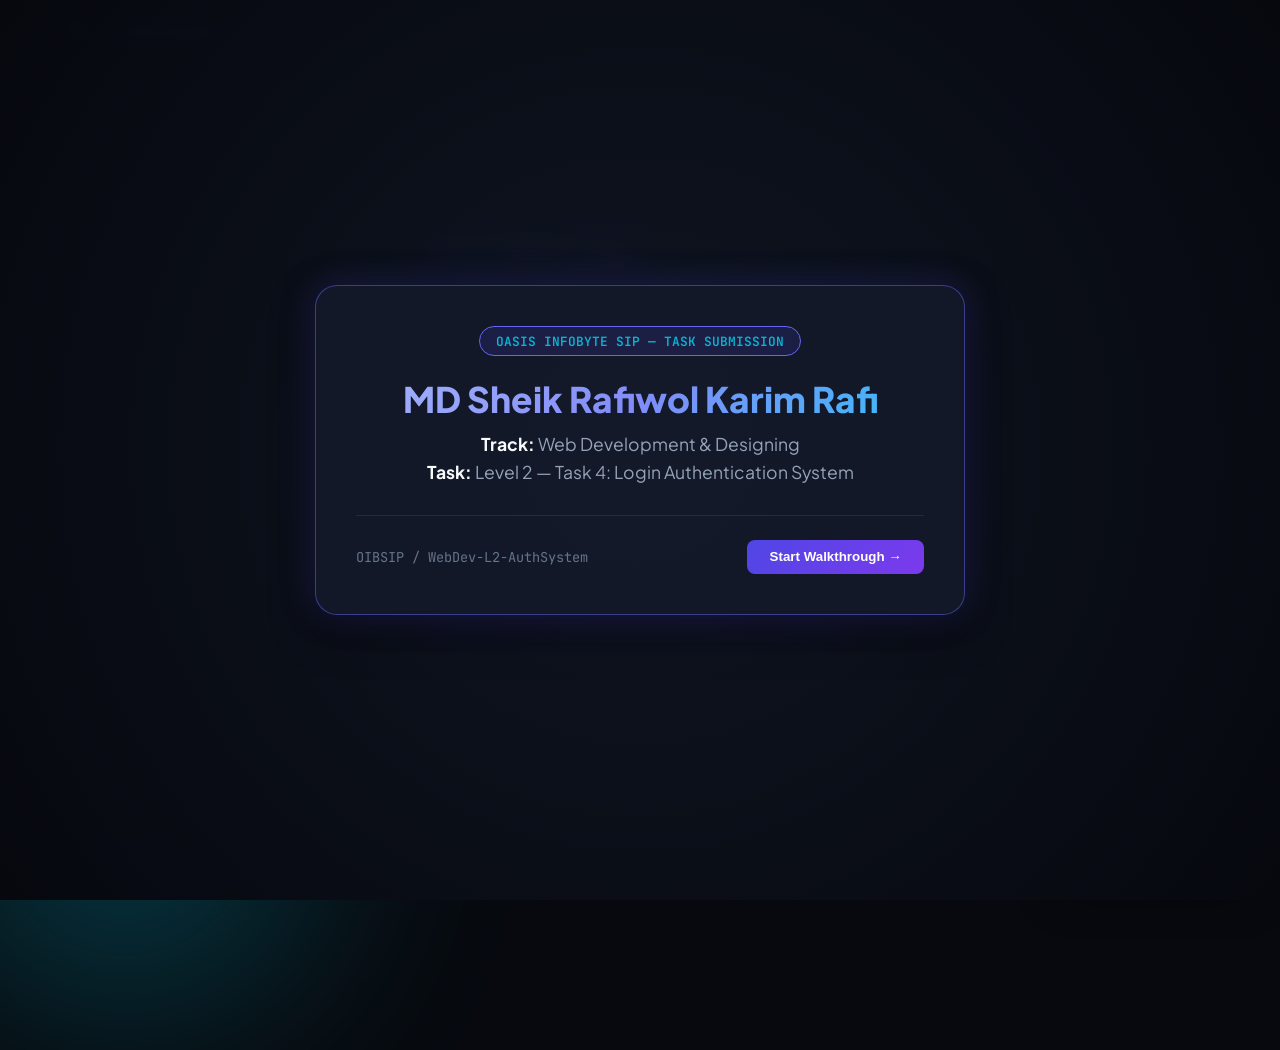
<file: WebDev-L2-AuthSystem/index.html>
<!DOCTYPE html>
<html lang="en">
<head>
  <meta charset="UTF-8">
  <meta name="viewport" content="width=device-width, initial-scale=1.0">
  <meta name="description" content="Secure Client-Side Authentication System & Protected Dashboard with SHA-256 Cryptographic Hashing by MD Sheik Rafiwol Karim Rafi - Oasis Infobyte Task">
  <title>AuthShield Pro | Secure Authentication System & Protected Dashboard</title>
  
  <!-- Google Fonts -->
  <link rel="preconnect" href="https://fonts.googleapis.com">
  <link rel="preconnect" href="https://fonts.gstatic.com" crossorigin>
  <link href="https://fonts.googleapis.com/css2?family=Plus+Jakarta+Sans:wght@300;400;500;600;700;800&family=JetBrains+Mono:wght@400;500;600&display=swap" rel="stylesheet">
  
  <link rel="stylesheet" href="style.css">
</head>
<body>

  <!-- ==============================================
       DEMO VIDEO TITLE CARD OVERLAY (Oasis Requirement)
       ============================================== -->
  <div id="video-title-card" class="video-title-card">
    <div class="card-inner">
      <div class="badge-tag">OASIS INFOBYTE SIP — TASK SUBMISSION</div>
      <h1 class="student-name">MD Sheik Rafiwol Karim Rafi</h1>
      <p class="track-title"><strong>Track:</strong> Web Development & Designing</p>
      <p class="task-title"><strong>Task:</strong> Level 2 — Task 4: Login Authentication System</p>
      <div class="card-footer">
        <span>OIBSIP / WebDev-L2-AuthSystem</span>
        <button id="close-title-card" class="btn-dismiss">Start Walkthrough &rarr;</button>
      </div>
    </div>
  </div>

  <!-- Persistent Recording Control Button -->
  <button id="show-title-card-btn" class="title-card-toggle" title="Show Submission Title Card for Screen Recording">
    <svg width="18" height="18" viewBox="0 0 24 24" fill="none" stroke="currentColor" stroke-width="2"><circle cx="12" cy="12" r="10"></circle><polygon points="10 8 16 12 10 16 10 8"></polygon></svg>
    Record Title Card
  </button>

  <!-- Background Gradients -->
  <div class="bg-shape shape-1"></div>
  <div class="bg-shape shape-2"></div>

  <!-- Global Header -->
  <header class="app-header">
    <div class="header-container">
      <div class="brand">
        <span class="brand-shield">🛡️</span>
        <span class="brand-name">AuthShield<span class="brand-accent">Pro</span></span>
      </div>
      <div class="header-status" id="header-status">
        <span class="status-indicator"></span>
        <span id="session-status-text">Guest Mode (Unauthenticated)</span>
      </div>
    </div>
  </header>

  <main class="main-content">
    <div class="auth-wrapper">
      
      <!-- ==============================================
           AUTH CARD CONTAINER (Toggles between Login & Register)
           ============================================== -->
      <section id="auth-section" class="auth-card">
        <div class="tab-switch">
          <button id="tab-login" class="tab-btn active">Sign In</button>
          <button id="tab-register" class="tab-btn">Create Account</button>
        </div>

        <!-- Global Alert Message -->
        <div id="auth-alert" class="alert-box" role="alert"></div>

        <!-- ================= LOGIN FORM ================= -->
        <form id="login-form" class="auth-form active" novalidate>
          <div class="form-intro">
            <h2>Welcome Back</h2>
            <p>Access your protected developer portal &amp; session metrics.</p>
          </div>

          <div class="form-group">
            <label for="login-identifier">Email or Username</label>
            <div class="input-wrapper">
              <svg class="input-icon" width="18" height="18" viewBox="0 0 24 24" fill="none" stroke="currentColor" stroke-width="2"><path d="M20 21v-2a4 4 0 0 0-4-4H8a4 4 0 0 0-4 4v2"></path><circle cx="12" cy="7" r="4"></circle></svg>
              <input type="text" id="login-identifier" placeholder="e.g. rafi@example.com" required autocomplete="username">
            </div>
          </div>

          <div class="form-group">
            <label for="login-password">Password</label>
            <div class="input-wrapper">
              <svg class="input-icon" width="18" height="18" viewBox="0 0 24 24" fill="none" stroke="currentColor" stroke-width="2"><rect x="3" y="11" width="18" height="11" rx="2" ry="2"></rect><path d="M7 11V7a5 5 0 0 1 10 0v4"></path></svg>
              <input type="password" id="login-password" placeholder="••••••••" required autocomplete="current-password">
              <button type="button" class="toggle-password" data-target="login-password" aria-label="Toggle password visibility">👁️</button>
            </div>
          </div>

          <div class="form-helper">
            <label class="remember-label">
              <input type="checkbox" id="remember-me" checked>
              <span>Remember active session</span>
            </label>
          </div>

          <button type="submit" class="btn btn-primary btn-block" id="btn-login-submit">
            <span>Authenticate Securely</span>
            <svg width="18" height="18" viewBox="0 0 24 24" fill="none" stroke="currentColor" stroke-width="2"><line x1="5" y1="12" x2="19" y2="12"></line><polyline points="12 5 19 12 12 19"></polyline></svg>
          </button>

          <div class="crypto-badge">
            <span>🔒 Protected with Web Crypto API SHA-256 Hashing</span>
          </div>
        </form>

        <!-- ================= REGISTER FORM ================= -->
        <form id="register-form" class="auth-form" novalidate>
          <div class="form-intro">
            <h2>Create an Account</h2>
            <p>Register with cryptographic security &amp; input validation.</p>
          </div>

          <div class="form-group">
            <label for="reg-fullname">Full Name</label>
            <div class="input-wrapper">
              <svg class="input-icon" width="18" height="18" viewBox="0 0 24 24" fill="none" stroke="currentColor" stroke-width="2"><circle cx="12" cy="12" r="10"></circle><path d="M12 16v-4"></path><path d="M12 8h.01"></path></svg>
              <input type="text" id="reg-fullname" placeholder="e.g. John Doe" required>
            </div>
            <span class="field-error" id="reg-name-error"></span>
          </div>

          <div class="form-group">
            <label for="reg-username">Username</label>
            <div class="input-wrapper">
              <svg class="input-icon" width="18" height="18" viewBox="0 0 24 24" fill="none" stroke="currentColor" stroke-width="2"><path d="M20 21v-2a4 4 0 0 0-4-4H8a4 4 0 0 0-4 4v2"></path><circle cx="12" cy="7" r="4"></circle></svg>
              <input type="text" id="reg-username" placeholder="e.g. rafi_dev" required autocomplete="username">
            </div>
            <span class="field-error" id="reg-user-error"></span>
          </div>

          <div class="form-group">
            <label for="reg-email">Email Address</label>
            <div class="input-wrapper">
              <svg class="input-icon" width="18" height="18" viewBox="0 0 24 24" fill="none" stroke="currentColor" stroke-width="2"><path d="M4 4h16c1.1 0 2 .9 2 2v12c0 1.1-.9 2-2 2H4c-1.1 0-2-.9-2-2V6c0-1.1.9-2 2-2z"></path><polyline points="22,6 12,13 2,6"></polyline></svg>
              <input type="email" id="reg-email" placeholder="e.g. rafi@example.com" required autocomplete="email">
            </div>
            <span class="field-error" id="reg-email-error"></span>
          </div>

          <div class="form-group">
            <label for="reg-password">Password</label>
            <div class="input-wrapper">
              <svg class="input-icon" width="18" height="18" viewBox="0 0 24 24" fill="none" stroke="currentColor" stroke-width="2"><rect x="3" y="11" width="18" height="11" rx="2" ry="2"></rect><path d="M7 11V7a5 5 0 0 1 10 0v4"></path></svg>
              <input type="password" id="reg-password" placeholder="At least 8 chars + 1 number" required autocomplete="new-password">
              <button type="button" class="toggle-password" data-target="reg-password" aria-label="Toggle password visibility">👁️</button>
            </div>
            <!-- Dynamic Password Requirement Checklist -->
            <div class="password-meter">
              <div class="meter-bar"><div id="meter-fill" class="meter-fill"></div></div>
              <ul class="rule-checklist">
                <li id="rule-length" class="rule-item">✗ At least 8 characters</li>
                <li id="rule-number" class="rule-item">✗ Contains at least 1 number</li>
              </ul>
            </div>
          </div>

          <div class="form-group">
            <label for="reg-confirm">Confirm Password</label>
            <div class="input-wrapper">
              <svg class="input-icon" width="18" height="18" viewBox="0 0 24 24" fill="none" stroke="currentColor" stroke-width="2"><polyline points="20 6 9 17 4 12"></polyline></svg>
              <input type="password" id="reg-confirm" placeholder="Re-enter password" required autocomplete="new-password">
            </div>
            <span class="field-error" id="reg-confirm-error"></span>
          </div>

          <button type="submit" class="btn btn-primary btn-block" id="btn-reg-submit">
            <span>Complete Registration</span>
            <svg width="18" height="18" viewBox="0 0 24 24" fill="none" stroke="currentColor" stroke-width="2"><line x1="5" y1="12" x2="19" y2="12"></line><polyline points="12 5 19 12 12 19"></polyline></svg>
          </button>
        </form>
      </section>

      <!-- ==============================================
           PROTECTED / DASHBOARD SECTION
           (Only accessible after authentication)
           ============================================== -->
      <section id="dashboard-section" class="dashboard-card hidden">
        <div class="dashboard-header">
          <div class="user-welcome">
            <div class="user-avatar" id="dash-avatar">R</div>
            <div>
              <span class="welcome-label">Authenticated Session</span>
              <h2 id="dash-user-name">Welcome User</h2>
              <span class="user-badge" id="dash-user-email">user@domain.com</span>
            </div>
          </div>
          <button id="btn-logout" class="btn btn-outline btn-logout">
            <svg width="18" height="18" viewBox="0 0 24 24" fill="none" stroke="currentColor" stroke-width="2"><path d="M9 21H5a2 2 0 0 1-2-2V5a2 2 0 0 1 2-2h4"></path><polyline points="16 17 21 12 16 7"></polyline><line x1="21" y1="12" x2="9" y2="12"></line></svg>
            <span>Log Out</span>
          </button>
        </div>

        <div class="security-banner">
          <div class="shield-badge">🔒 Session Active &amp; Guarded</div>
          <p>This is a protected route. Unauthorized direct URL access automatically redirects to the authentication gateway.</p>
        </div>

        <!-- Session Statistics Grid -->
        <div class="metrics-grid">
          <div class="metric-card">
            <span class="metric-label">Session ID</span>
            <span class="metric-value font-mono" id="dash-session-id">SES-89472</span>
          </div>
          <div class="metric-card">
            <span class="metric-label">Login Timestamp</span>
            <span class="metric-value" id="dash-login-time">Just Now</span>
          </div>
          <div class="metric-card">
            <span class="metric-label">Password Storage</span>
            <span class="metric-value color-success">SHA-256 Hashed</span>
          </div>
          <div class="metric-card">
            <span class="metric-label">Account Role</span>
            <span class="metric-value">Verified Intern</span>
          </div>
        </div>

        <!-- Interactive Sandbox Panel -->
        <div class="dashboard-details">
          <h3>Cryptographic Audit Details</h3>
          <div class="crypto-audit-box">
            <div class="audit-row">
              <span class="audit-key">Stored Password Hash (256-bit):</span>
              <span class="audit-val font-mono" id="dash-stored-hash">--</span>
            </div>
            <div class="audit-row">
              <span class="audit-key">Plaintext Exposed in Storage:</span>
              <span class="audit-val color-success">0 Bytes (Strict Security Standard)</span>
            </div>
          </div>
        </div>

        <div class="dashboard-actions">
          <a href="../WebDev-L1-PersonalPortfolio/index.html" class="btn btn-glass">
            &larr; Return to Portfolio
          </a>
          <button id="btn-refresh-session" class="btn btn-primary">
            Renew Security Token
          </button>
        </div>
      </section>

    </div>
  </main>

  <footer class="app-footer">
    <div class="footer-inner">
      <span>Built for Oasis Infobyte SIP — Level 2 Task 4</span>
      <span>Engineered by <strong>MD Sheik Rafiwol Karim Rafi</strong></span>
    </div>
  </footer>

  <script src="script.js"></script>
</body>
</html>
</file>
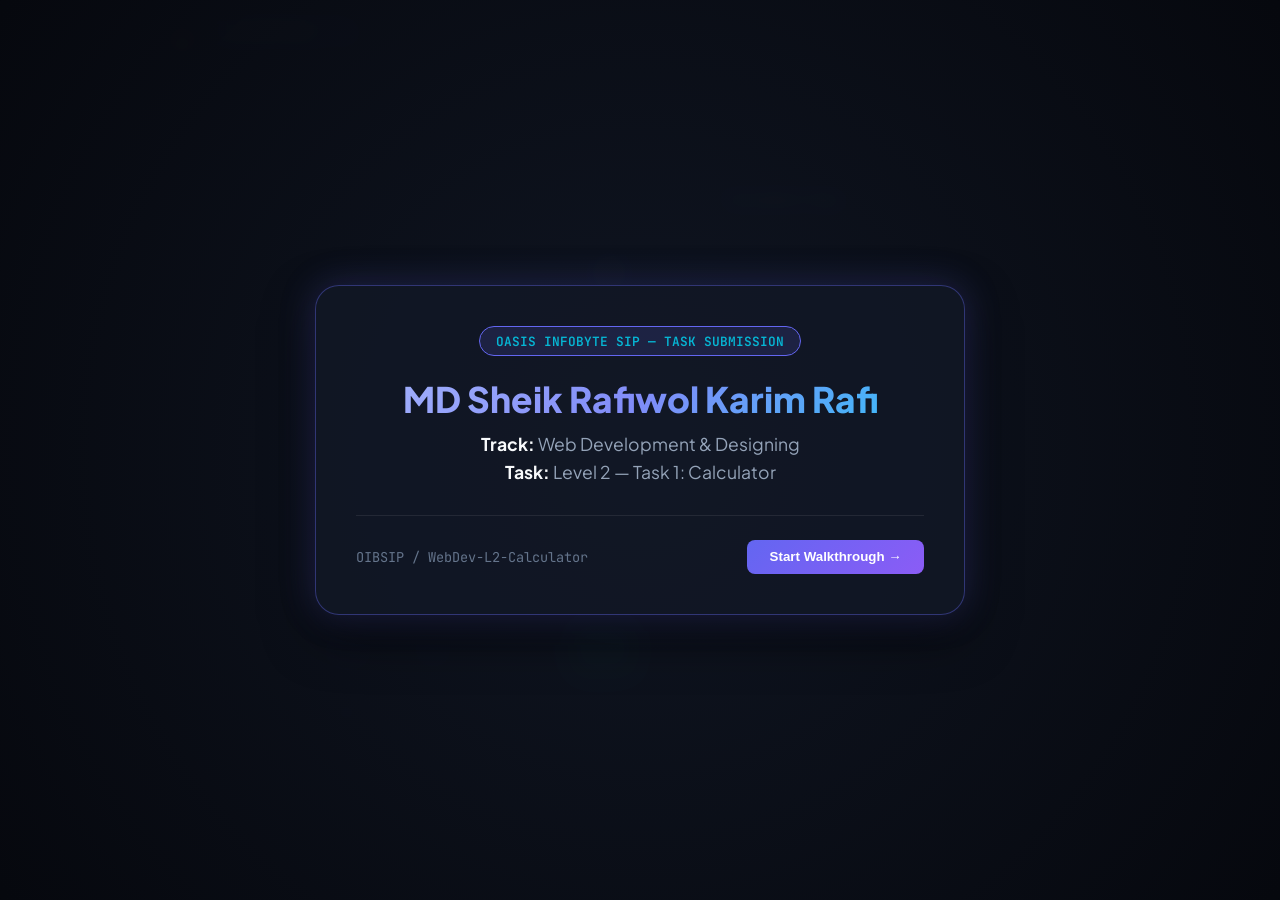
<file: WebDev-L2-Calculator/index.html>
<!DOCTYPE html>
<html lang="en">
<head>
  <meta charset="UTF-8">
  <meta name="viewport" content="width=device-width, initial-scale=1.0">
  <meta name="description" content="Precision Modern Calculator with Safe Expression Evaluation Engine, Calculation History Tape, Keyboard Shortcuts, and CSS Grid by MD Sheik Rafiwol Karim Rafi - Oasis Infobyte Task">
  <title>OmniCalc Pro | Modern Precision Calculator</title>
  
  <!-- Google Fonts -->
  <link rel="preconnect" href="https://fonts.googleapis.com">
  <link rel="preconnect" href="https://fonts.gstatic.com" crossorigin>
  <link href="https://fonts.googleapis.com/css2?family=Plus+Jakarta+Sans:wght@400;500;600;700&family=JetBrains+Mono:wght@400;500;600;700&display=swap" rel="stylesheet">
  
  <link rel="stylesheet" href="style.css">
</head>
<body>

  <!-- ==============================================
       DEMO VIDEO TITLE CARD OVERLAY (Oasis Requirement)
       ============================================== -->
  <div id="video-title-card" class="video-title-card">
    <div class="card-inner">
      <div class="badge-tag">OASIS INFOBYTE SIP — TASK SUBMISSION</div>
      <h1 class="student-name">MD Sheik Rafiwol Karim Rafi</h1>
      <p class="track-title"><strong>Track:</strong> Web Development & Designing</p>
      <p class="task-title"><strong>Task:</strong> Level 2 — Task 1: Calculator</p>
      <div class="card-footer">
        <span>OIBSIP / WebDev-L2-Calculator</span>
        <button id="close-title-card" class="btn-dismiss">Start Walkthrough &rarr;</button>
      </div>
    </div>
  </div>

  <!-- Persistent Recording Control Button -->
  <button id="show-title-card-btn" class="title-card-toggle" title="Show Submission Title Card for Screen Recording">
    <svg width="18" height="18" viewBox="0 0 24 24" fill="none" stroke="currentColor" stroke-width="2"><circle cx="12" cy="12" r="10"></circle><polygon points="10 8 16 12 10 16 10 8"></polygon></svg>
    Record Title Card
  </button>

  <header class="app-header">
    <div class="header-container">
      <div class="brand">
        <span class="brand-icon">🧮</span>
        <div>
          <h1>OmniCalc <span class="brand-accent">Pro</span></h1>
          <span class="brand-desc">Engineered Mathematical Precision (No eval())</span>
        </div>
      </div>
      <a href="../WebDev-L1-PersonalPortfolio/index.html" class="nav-return">&larr; Portfolio</a>
    </div>
  </header>

  <main class="main-layout">
    <div class="calc-app-wrapper">
      
      <!-- ================= CALCULATOR BODY ================= -->
      <section class="calculator-card">
        
        <!-- Screen Display -->
        <div class="display-screen" id="display-screen">
          <div class="screen-top-bar">
            <span class="engine-badge">Safe Math Engine</span>
            <button id="btn-copy-result" class="screen-action-btn" title="Copy result to clipboard">📋 Copy</button>
          </div>
          <div class="history-expression" id="history-display">&nbsp;</div>
          <div class="current-value" id="current-display">0</div>
        </div>

        <!-- CSS Grid Button Matrix -->
        <div class="keypad-grid" id="keypad">
          <!-- Row 1 -->
          <button class="key func" data-action="clear" id="key-clear">C</button>
          <button class="key func" data-action="backspace" id="key-backspace" title="Delete last character">⌫</button>
          <button class="key func" data-action="percent" id="key-percent">%</button>
          <button class="key operator" data-operator="÷" id="key-divide">÷</button>

          <!-- Row 2 -->
          <button class="key num" data-num="7">7</button>
          <button class="key num" data-num="8">8</button>
          <button class="key num" data-num="9">9</button>
          <button class="key operator" data-operator="×" id="key-multiply">×</button>

          <!-- Row 3 -->
          <button class="key num" data-num="4">4</button>
          <button class="key num" data-num="5">5</button>
          <button class="key num" data-num="6">6</button>
          <button class="key operator" data-operator="−" id="key-subtract">−</button>

          <!-- Row 4 -->
          <button class="key num" data-num="1">1</button>
          <button class="key num" data-num="2">2</button>
          <button class="key num" data-num="3">3</button>
          <button class="key operator" data-operator="+" id="key-add">+</button>

          <!-- Row 5 -->
          <button class="key func" data-action="toggle-sign">±</button>
          <button class="key num" data-num="0">0</button>
          <button class="key num" data-action="decimal">.</button>
          <button class="key equals" data-action="calculate" id="key-equals">=</button>
        </div>

        <div class="keyboard-guide">
          <span>⌨️ Keyboard Supported: [0-9], [+ - * /], [Enter (=)], [Backspace], [Esc (C)]</span>
        </div>
      </section>

      <!-- ================= CALCULATION AUDIT TAPE ================= -->
      <section class="history-tape-card">
        <div class="tape-header">
          <h3>Calculation Tape</h3>
          <button id="btn-clear-history" class="btn-clear-tape">Clear</button>
        </div>
        <div class="tape-list" id="tape-list">
          <!-- Dynamically populated entries -->
        </div>
        <div class="tape-empty" id="tape-empty">
          <p>No calculation history recorded yet.</p>
        </div>
      </section>

    </div>
  </main>

  <footer class="app-footer">
    <div class="container">
      <span>Built for Oasis Infobyte SIP — Level 2 Task 1</span>
      <span>Engineered by <strong>MD Sheik Rafiwol Karim Rafi</strong></span>
    </div>
  </footer>

  <script src="script.js"></script>
</body>
</html>
</file>
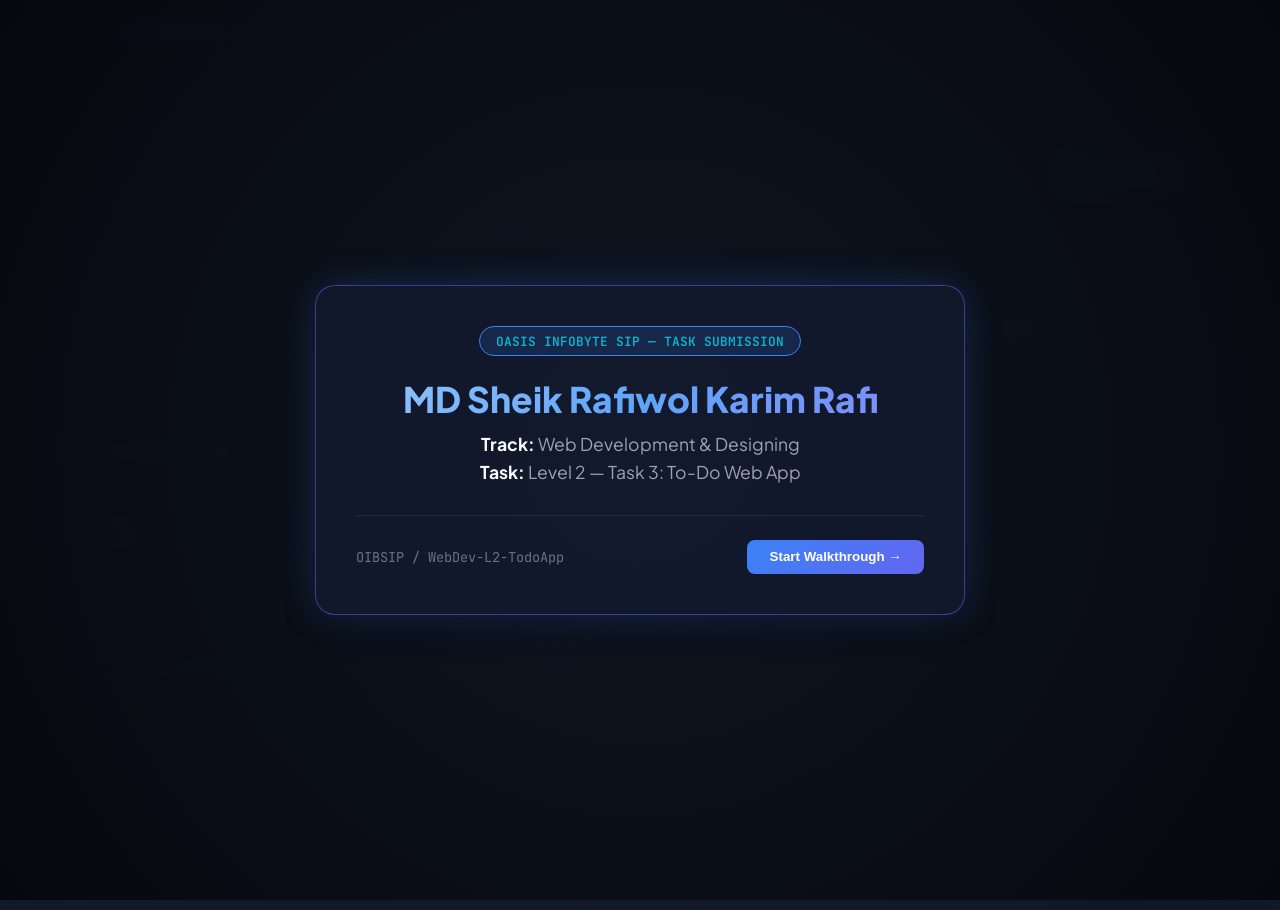
<file: WebDev-L2-TodoApp/index.html>
<!DOCTYPE html>
<html lang="en">
<head>
  <meta charset="UTF-8">
  <meta name="viewport" content="width=device-width, initial-scale=1.0">
  <meta name="description" content="TaskMaster Pro - Advanced Stateful To-Do Web Application with Pending/Completed Columns, Inline Editing, Priority Badges, and LocalStorage by MD Sheik Rafiwol Karim Rafi">
  <title>TaskMaster Pro | Interactive Task Management Suite</title>
  
  <!-- Google Fonts -->
  <link rel="preconnect" href="https://fonts.googleapis.com">
  <link rel="preconnect" href="https://fonts.gstatic.com" crossorigin>
  <link href="https://fonts.googleapis.com/css2?family=Plus+Jakarta+Sans:wght@300;400;500;600;700;800&family=JetBrains+Mono:wght@400;500;600&display=swap" rel="stylesheet">
  
  <link rel="stylesheet" href="style.css">
</head>
<body>

  <!-- ==============================================
       DEMO VIDEO TITLE CARD OVERLAY (Oasis Requirement)
       ============================================== -->
  <div id="video-title-card" class="video-title-card">
    <div class="card-inner">
      <div class="badge-tag">OASIS INFOBYTE SIP — TASK SUBMISSION</div>
      <h1 class="student-name">MD Sheik Rafiwol Karim Rafi</h1>
      <p class="track-title"><strong>Track:</strong> Web Development & Designing</p>
      <p class="task-title"><strong>Task:</strong> Level 2 — Task 3: To-Do Web App</p>
      <div class="card-footer">
        <span>OIBSIP / WebDev-L2-TodoApp</span>
        <button id="close-title-card" class="btn-dismiss">Start Walkthrough &rarr;</button>
      </div>
    </div>
  </div>

  <!-- Persistent Recording Control Button -->
  <button id="show-title-card-btn" class="title-card-toggle" title="Show Submission Title Card for Screen Recording">
    <svg width="18" height="18" viewBox="0 0 24 24" fill="none" stroke="currentColor" stroke-width="2"><circle cx="12" cy="12" r="10"></circle><polygon points="10 8 16 12 10 16 10 8"></polygon></svg>
    Record Title Card
  </button>

  <header class="app-header">
    <div class="header-container">
      <div class="brand">
        <span class="brand-icon">⚡</span>
        <div>
          <h1>TaskMaster <span class="brand-accent">Pro</span></h1>
          <span class="brand-tagline">Engineered for High-Productivity Focus</span>
        </div>
      </div>

      <div class="header-actions">
        <a href="../WebDev-L1-PersonalPortfolio/index.html" class="nav-return">&larr; Portfolio</a>
        <button id="btn-clear-all" class="btn-danger-outline" title="Clear completed tasks">Clear Completed</button>
      </div>
    </div>
  </header>

  <main class="main-container">
    
    <!-- ================= TASK CREATION PANEL ================= -->
    <section class="creator-card">
      <form id="todo-form" class="todo-form" novalidate>
        <div class="input-primary-row">
          <input type="text" id="task-title" placeholder="What task needs to be accomplished today?" required autocomplete="off">
          <button type="submit" class="btn btn-primary" id="btn-add-task">
            <svg width="18" height="18" viewBox="0 0 24 24" fill="none" stroke="currentColor" stroke-width="2"><line x1="12" y1="5" x2="12" y2="19"></line><line x1="5" y1="12" x2="19" y2="12"></line></svg>
            <span>Add Task</span>
          </button>
        </div>

        <div class="input-options-row">
          <div class="option-group">
            <label for="task-priority">Priority Level:</label>
            <select id="task-priority">
              <option value="medium" selected>Medium Priority</option>
              <option value="high">High Priority 🚨</option>
              <option value="low">Low Priority ☕</option>
            </select>
          </div>

          <div class="option-group">
            <label for="task-category">Category:</label>
            <select id="task-category">
              <option value="development" selected>💻 Development</option>
              <option value="academics">🎓 Academics & CSE</option>
              <option value="dsa">🧩 DSA / LeetCode</option>
              <option value="general">📋 General</option>
            </select>
          </div>

          <div class="option-group search-group">
            <label for="search-input">Search &amp; Filter:</label>
            <input type="text" id="search-input" placeholder="Type to filter tasks...">
          </div>
        </div>
      </form>
    </section>

    <!-- ================= METRICS OVERVIEW ================= -->
    <section class="stats-bar">
      <div class="stat-pill">
        <span class="stat-num" id="total-count">0</span>
        <span class="stat-text">Total Tasks</span>
      </div>
      <div class="stat-pill">
        <span class="stat-num color-pending" id="pending-count">0</span>
        <span class="stat-text">Pending</span>
      </div>
      <div class="stat-pill">
        <span class="stat-num color-completed" id="completed-count">0</span>
        <span class="stat-text">Completed</span>
      </div>
      <div class="stat-pill progress-pill">
        <div class="progress-bar-bg">
          <div class="progress-bar-fill" id="completion-progress"></div>
        </div>
        <span class="progress-label" id="completion-label">0% Done</span>
      </div>
    </section>

    <!-- ================= DUAL COLUMN TASK BOARDS ================= -->
    <div class="boards-grid">
      
      <!-- PENDING TASKS BOARD -->
      <section class="board-column" id="pending-board">
        <div class="column-header">
          <div class="header-left">
            <span class="column-badge pending"></span>
            <h2>Pending Tasks</h2>
          </div>
          <span class="column-counter" id="badge-pending-count">0 pending</span>
        </div>

        <div class="task-list" id="pending-list">
          <!-- Dynamically populated -->
        </div>

        <div class="empty-state" id="empty-pending">
          <div class="empty-icon">🎉</div>
          <h3>All Caught Up!</h3>
          <p>No pending tasks at the moment. Add a new task above to stay productive.</p>
        </div>
      </section>

      <!-- COMPLETED TASKS BOARD -->
      <section class="board-column" id="completed-board">
        <div class="column-header">
          <div class="header-left">
            <span class="column-badge completed"></span>
            <h2>Completed Tasks</h2>
          </div>
          <span class="column-counter" id="badge-completed-count">0 completed</span>
        </div>

        <div class="task-list" id="completed-list">
          <!-- Dynamically populated -->
        </div>

        <div class="empty-state" id="empty-completed">
          <div class="empty-icon">⏳</div>
          <h3>No Completed Tasks Yet</h3>
          <p>Tasks you mark as complete will be catalogued here with completion timestamps.</p>
        </div>
      </section>

    </div>
  </main>

  <footer class="app-footer">
    <div class="container">
      <span>Built for Oasis Infobyte SIP — Level 2 Task 3</span>
      <span>Designed &amp; Developed by <strong>MD Sheik Rafiwol Karim Rafi</strong></span>
    </div>
  </footer>

  <script src="script.js"></script>
</body>
</html>
</file>
<file: WebDev-L1-LandingPage/style.css>
/* ==========================================================================
   NOVACODE AI - MODERN SAAS LANDING PAGE STYLESHEET
   Author: MD Sheik Rafiwol Karim Rafi
   Track: Web Development & Designing (Oasis Infobyte OIBSIP - Level 1 Task 1)
   ========================================================================== */

:root {
  --bg-primary: #07090e;
  --bg-secondary: #0d121d;
  --bg-card: rgba(18, 24, 38, 0.7);
  --bg-card-hover: rgba(26, 35, 56, 0.85);

  --text-main: #f8fafc;
  --text-secondary: #94a3b8;
  --text-muted: #64748b;

  --accent-primary: #6366f1;
  --accent-secondary: #06b6d4;
  --accent-gradient: linear-gradient(135deg, #6366f1 0%, #8b5cf6 50%, #06b6d4 100%);
  --accent-glow: rgba(99, 102, 241, 0.25);

  --border-subtle: rgba(255, 255, 255, 0.08);
  --border-focus: rgba(99, 102, 241, 0.4);

  --font-main: 'Plus Jakarta Sans', sans-serif;
  --font-mono: 'JetBrains Mono', monospace;

  --radius-sm: 8px;
  --radius-md: 14px;
  --radius-lg: 22px;
  --radius-full: 9999px;

  --shadow-card: 0 16px 40px rgba(0, 0, 0, 0.5);
  --transition: 0.25s cubic-bezier(0.4, 0, 0.2, 1);
}

*, *::before, *::after {
  margin: 0;
  padding: 0;
  box-sizing: border-box;
}

html {
  scroll-behavior: smooth;
}

body {
  font-family: var(--font-main);
  background-color: var(--bg-primary);
  color: var(--text-main);
  line-height: 1.6;
  overflow-x: hidden;
}

a {
  text-decoration: none;
  color: inherit;
  transition: color var(--transition);
}

ul { list-style: none; }

/* ==========================================================================
   VIDEO TITLE CARD OVERLAY (Oasis Requirement)
   ========================================================================== */
.video-title-card {
  position: fixed;
  inset: 0;
  z-index: 10000;
  background: radial-gradient(circle at center, rgba(16, 22, 35, 0.98), rgba(6, 8, 14, 0.99));
  display: flex;
  align-items: center;
  justify-content: center;
  padding: 1.5rem;
  backdrop-filter: blur(12px);
  transition: opacity 0.4s ease, visibility 0.4s ease;
}

.video-title-card.hidden {
  opacity: 0;
  visibility: hidden;
  pointer-events: none;
}

.card-inner {
  max-width: 650px;
  width: 100%;
  background: var(--bg-card);
  border: 1px solid var(--border-focus);
  border-radius: var(--radius-lg);
  padding: 2.5rem;
  text-align: center;
  box-shadow: 0 0 35px var(--accent-glow), var(--shadow-card);
  animation: cardIn 0.4s ease-out;
}

@keyframes cardIn {
  from { opacity: 0; transform: scale(0.95); }
  to { opacity: 1; transform: scale(1); }
}

.badge-tag {
  display: inline-block;
  background: rgba(99, 102, 241, 0.15);
  border: 1px solid var(--accent-primary);
  color: var(--accent-secondary);
  font-family: var(--font-mono);
  font-size: 0.8rem;
  font-weight: 600;
  padding: 0.35rem 1rem;
  border-radius: var(--radius-full);
  margin-bottom: 1.25rem;
}

.student-name {
  font-size: 2.2rem;
  font-weight: 800;
  background: linear-gradient(135deg, #a5b4fc, #818cf8, #38bdf8);
  -webkit-background-clip: text;
  background-clip: text;
  -webkit-text-fill-color: transparent;
  margin-bottom: 0.75rem;
}

.track-title, .task-title {
  font-size: 1.1rem;
  color: var(--text-secondary);
  margin-bottom: 0.35rem;
}

.track-title strong, .task-title strong {
  color: var(--text-main);
}

.card-footer {
  margin-top: 2rem;
  padding-top: 1.5rem;
  border-top: 1px solid var(--border-subtle);
  display: flex;
  justify-content: space-between;
  align-items: center;
  font-family: var(--font-mono);
  font-size: 0.85rem;
  color: var(--text-muted);
}

.btn-dismiss {
  background: var(--accent-gradient);
  border: none;
  color: #fff;
  padding: 0.6rem 1.4rem;
  font-weight: 600;
  border-radius: var(--radius-sm);
  cursor: pointer;
  transition: transform var(--transition);
}

.btn-dismiss:hover { transform: translateY(-2px); }

.title-card-toggle {
  position: fixed;
  bottom: 24px;
  right: 24px;
  z-index: 999;
  display: inline-flex;
  align-items: center;
  gap: 0.5rem;
  background: rgba(18, 24, 38, 0.9);
  color: var(--accent-secondary);
  border: 1px solid var(--border-focus);
  padding: 0.6rem 1rem;
  font-family: var(--font-mono);
  font-size: 0.8rem;
  border-radius: var(--radius-full);
  cursor: pointer;
  box-shadow: var(--shadow-card);
  transition: all var(--transition);
}

.title-card-toggle:hover {
  background: var(--accent-primary);
  color: #fff;
  transform: translateY(-2px);
}

/* ==========================================================================
   LAYOUT & SHARED UTILITIES
   ========================================================================== */
.container {
  width: 100%;
  max-width: 1200px;
  margin: 0 auto;
  padding: 0 1.5rem;
}

.section {
  padding: 6.5rem 0;
  position: relative;
}

.section-header {
  text-align: center;
  max-width: 720px;
  margin: 0 auto 3.5rem auto;
}

.section-tag {
  display: inline-block;
  font-family: var(--font-mono);
  font-size: 0.82rem;
  font-weight: 600;
  text-transform: uppercase;
  color: var(--accent-primary);
  background: rgba(99, 102, 241, 0.1);
  border: 1px solid rgba(99, 102, 241, 0.25);
  padding: 0.3rem 0.8rem;
  border-radius: var(--radius-full);
  margin-bottom: 0.85rem;
}

.section-title {
  font-size: 2.35rem;
  font-weight: 800;
  letter-spacing: -0.02em;
  margin-bottom: 0.75rem;
}

.section-subtitle {
  font-size: 1.1rem;
  color: var(--text-secondary);
}

.gradient-text {
  background: var(--accent-gradient);
  -webkit-background-clip: text;
  background-clip: text;
  -webkit-text-fill-color: transparent;
}

.font-mono { font-family: var(--font-mono); }

/* Buttons */
.btn {
  display: inline-flex;
  align-items: center;
  justify-content: center;
  gap: 0.5rem;
  font-weight: 600;
  padding: 0.75rem 1.6rem;
  border-radius: var(--radius-md);
  border: none;
  cursor: pointer;
  transition: all var(--transition);
}

.btn-primary {
  background: var(--accent-gradient);
  color: #fff;
  box-shadow: 0 4px 20px var(--accent-glow);
}

.btn-primary:hover {
  transform: translateY(-2px);
  box-shadow: 0 6px 25px rgba(99, 102, 241, 0.45);
}

.btn-outline {
  background: transparent;
  color: var(--text-main);
  border: 1px solid var(--border-subtle);
}

.btn-outline:hover {
  border-color: var(--accent-primary);
  background: rgba(99, 102, 241, 0.08);
  transform: translateY(-2px);
}

.btn-lg {
  padding: 0.9rem 1.8rem;
  font-size: 1.05rem;
}

.btn-block { width: 100%; }

/* ==========================================================================
   STICKY NAVBAR
   ========================================================================== */
.navbar {
  position: sticky;
  top: 0;
  z-index: 100;
  background: rgba(7, 9, 14, 0.75);
  backdrop-filter: blur(16px);
  border-bottom: 1px solid var(--border-subtle);
}

.nav-container {
  max-width: 1200px;
  margin: 0 auto;
  padding: 1rem 1.5rem;
  display: flex;
  align-items: center;
  justify-content: space-between;
}

.nav-brand {
  display: flex;
  align-items: center;
  gap: 0.5rem;
  font-size: 1.25rem;
  font-weight: 800;
}

.brand-logo { font-size: 1.5rem; }
.accent { color: var(--accent-secondary); }

.nav-links {
  display: flex;
  gap: 2rem;
}

.nav-link {
  font-size: 0.95rem;
  color: var(--text-secondary);
  font-weight: 500;
}

.nav-link:hover { color: var(--text-main); }

.nav-actions {
  display: flex;
  align-items: center;
  gap: 1.25rem;
}

.nav-return {
  color: var(--text-secondary);
  font-size: 0.85rem;
}

.nav-return:hover { color: var(--text-main); }

.nav-cta {
  padding: 0.5rem 1.2rem;
  font-size: 0.88rem;
}

.mobile-toggle {
  display: none;
  flex-direction: column;
  gap: 5px;
  background: none;
  border: none;
  cursor: pointer;
}

.mobile-toggle span {
  width: 24px;
  height: 2px;
  background: var(--text-main);
}

/* ==========================================================================
   HERO SECTION
   ========================================================================== */
.hero-section {
  position: relative;
  padding: 7.5rem 0 5.5rem 0;
  text-align: center;
  overflow: hidden;
}

.hero-glow {
  position: absolute;
  top: -150px;
  left: 50%;
  transform: translateX(-50%);
  width: 700px;
  height: 500px;
  background: radial-gradient(circle, rgba(99, 102, 241, 0.25) 0%, transparent 70%);
  pointer-events: none;
  filter: blur(80px);
}

.hero-badge {
  display: inline-flex;
  align-items: center;
  gap: 0.6rem;
  background: rgba(99, 102, 241, 0.1);
  border: 1px solid rgba(99, 102, 241, 0.25);
  color: var(--text-main);
  padding: 0.4rem 1.1rem;
  border-radius: var(--radius-full);
  font-size: 0.85rem;
  margin-bottom: 2rem;
}

.pulse-dot {
  width: 8px;
  height: 8px;
  border-radius: 50%;
  background: var(--accent-secondary);
  box-shadow: 0 0 10px var(--accent-secondary);
}

.hero-headline {
  font-size: 3.6rem;
  font-weight: 800;
  line-height: 1.15;
  letter-spacing: -0.03em;
  max-width: 900px;
  margin: 0 auto 1.5rem auto;
}

.hero-subheadline {
  font-size: 1.2rem;
  color: var(--text-secondary);
  max-width: 680px;
  margin: 0 auto 2.5rem auto;
  line-height: 1.7;
}

.hero-cta-group {
  display: flex;
  justify-content: center;
  gap: 1rem;
  margin-bottom: 4rem;
}

.hero-metrics {
  display: inline-flex;
  align-items: center;
  gap: 2.5rem;
  background: var(--bg-card);
  border: 1px solid var(--border-subtle);
  border-radius: var(--radius-full);
  padding: 1rem 2.5rem;
  backdrop-filter: blur(12px);
}

.metric-item {
  display: flex;
  flex-direction: column;
}

.metric-val {
  font-family: var(--font-mono);
  font-size: 1.4rem;
  font-weight: 800;
  color: var(--accent-secondary);
}

.metric-lbl {
  font-size: 0.75rem;
  color: var(--text-muted);
}

.metric-divider {
  width: 1px;
  height: 32px;
  background: var(--border-subtle);
}

/* ==========================================================================
   BENTO GRID FEATURES
   ========================================================================== */
.bento-grid {
  display: grid;
  grid-template-columns: repeat(3, 1fr);
  gap: 1.5rem;
}

.bento-card {
  background: var(--bg-card);
  border: 1px solid var(--border-subtle);
  border-radius: var(--radius-lg);
  padding: 2rem;
  backdrop-filter: blur(12px);
  transition: all var(--transition);
}

.bento-card:hover {
  background: var(--bg-card-hover);
  border-color: var(--border-focus);
  transform: translateY(-4px);
  box-shadow: var(--shadow-card);
}

.bento-wide {
  grid-column: span 2;
}

.bento-icon {
  font-size: 2.2rem;
  margin-bottom: 1.25rem;
}

.bento-card h3 {
  font-size: 1.35rem;
  font-weight: 700;
  margin-bottom: 0.6rem;
}

.bento-card p {
  color: var(--text-secondary);
  font-size: 0.95rem;
  line-height: 1.6;
}

.code-pill {
  margin-top: 1.5rem;
  background: rgba(0, 0, 0, 0.4);
  border: 1px solid var(--border-subtle);
  padding: 0.6rem 1rem;
  border-radius: var(--radius-sm);
  font-size: 0.85rem;
  color: #38bdf8;
  display: inline-block;
}

.lang-tags {
  display: flex;
  flex-wrap: wrap;
  gap: 0.5rem;
  margin-top: 1.5rem;
}

.lang-tag {
  background: rgba(99, 102, 241, 0.1);
  border: 1px solid var(--border-subtle);
  padding: 0.3rem 0.75rem;
  border-radius: var(--radius-full);
  font-size: 0.8rem;
  font-family: var(--font-mono);
}

/* ==========================================================================
   WORKFLOW STEPS
   ========================================================================== */
.workflow-steps {
  display: grid;
  grid-template-columns: repeat(3, 1fr);
  gap: 1.75rem;
}

.step-card {
  background: var(--bg-card);
  border: 1px solid var(--border-subtle);
  border-radius: var(--radius-md);
  padding: 2.25rem 2rem;
  position: relative;
}

.step-num {
  font-family: var(--font-mono);
  font-size: 2.5rem;
  font-weight: 800;
  color: rgba(99, 102, 241, 0.25);
  margin-bottom: 0.5rem;
}

.step-card h3 {
  font-size: 1.25rem;
  margin-bottom: 0.6rem;
}

.step-card p {
  color: var(--text-secondary);
  font-size: 0.95rem;
}

/* ==========================================================================
   PRICING SECTION & TOGGLE
   ========================================================================== */
.pricing-toggle-wrap {
  display: inline-flex;
  align-items: center;
  gap: 1rem;
  background: var(--bg-card);
  border: 1px solid var(--border-subtle);
  border-radius: var(--radius-full);
  padding: 0.4rem 1.25rem;
  margin-top: 1.5rem;
}

.toggle-label {
  font-size: 0.9rem;
  font-weight: 600;
  color: var(--text-secondary);
}

.pricing-toggle-btn {
  width: 46px;
  height: 24px;
  background: rgba(255, 255, 255, 0.15);
  border: none;
  border-radius: var(--radius-full);
  position: relative;
  cursor: pointer;
  transition: background var(--transition);
}

.toggle-thumb {
  width: 18px;
  height: 18px;
  background: #fff;
  border-radius: 50%;
  position: absolute;
  top: 3px;
  left: 3px;
  transition: transform var(--transition);
}

.pricing-toggle-btn.active {
  background: var(--accent-primary);
}

.pricing-toggle-btn.active .toggle-thumb {
  transform: translateX(22px);
}

.discount-badge {
  background: rgba(16, 185, 129, 0.15);
  color: #10b981;
  font-size: 0.75rem;
  padding: 0.15rem 0.5rem;
  border-radius: var(--radius-full);
}

.pricing-grid {
  display: grid;
  grid-template-columns: repeat(3, 1fr);
  gap: 2rem;
  align-items: stretch;
}

.pricing-card {
  background: var(--bg-card);
  border: 1px solid var(--border-subtle);
  border-radius: var(--radius-lg);
  padding: 2.5rem 2rem;
  display: flex;
  flex-direction: column;
  position: relative;
  transition: all var(--transition);
}

.pricing-card.featured {
  border-color: var(--accent-primary);
  box-shadow: 0 0 35px var(--accent-glow);
  transform: scale(1.03);
}

.popular-ribbon {
  position: absolute;
  top: -12px;
  left: 50%;
  transform: translateX(-50%);
  background: var(--accent-gradient);
  color: #fff;
  font-size: 0.75rem;
  font-weight: 700;
  text-transform: uppercase;
  padding: 0.3rem 0.9rem;
  border-radius: var(--radius-full);
}

.plan-header h3 { font-size: 1.4rem; margin-bottom: 0.35rem; }
.plan-header p { color: var(--text-muted); font-size: 0.85rem; margin-bottom: 1.5rem; }

.plan-price {
  display: flex;
  align-items: baseline;
  gap: 0.25rem;
  margin-bottom: 2rem;
}

.currency { font-size: 1.5rem; font-weight: 700; }
.price-val { font-size: 3rem; font-weight: 800; font-family: var(--font-mono); }
.period { color: var(--text-muted); font-size: 0.9rem; }

.plan-features {
  display: flex;
  flex-direction: column;
  gap: 0.85rem;
  margin-bottom: 2.5rem;
  flex-grow: 1;
}

.plan-features li {
  font-size: 0.92rem;
  color: var(--text-secondary);
}

/* ==========================================================================
   TESTIMONIALS
   ========================================================================== */
.testimonials-grid {
  display: grid;
  grid-template-columns: repeat(3, 1fr);
  gap: 1.75rem;
}

.testimonial-card {
  background: var(--bg-card);
  border: 1px solid var(--border-subtle);
  border-radius: var(--radius-md);
  padding: 2rem;
  display: flex;
  flex-direction: column;
  justify-content: space-between;
}

.stars { color: #f59e0b; margin-bottom: 1rem; }
.quote { color: var(--text-secondary); font-size: 0.95rem; line-height: 1.6; margin-bottom: 1.5rem; }

.author-info {
  display: flex;
  align-items: center;
  gap: 0.85rem;
}

.author-avatar {
  width: 44px;
  height: 44px;
  border-radius: 50%;
  background: var(--accent-gradient);
  display: flex;
  align-items: center;
  justify-content: center;
  font-weight: 700;
  color: #fff;
}

.author-info h4 { font-size: 0.95rem; margin-bottom: 0.15rem; }
.author-info span { font-size: 0.75rem; color: var(--text-muted); }

/* ==========================================================================
   FAQ ACCORDION
   ========================================================================== */
.faq-container { max-width: 800px; }

.accordion {
  display: flex;
  flex-direction: column;
  gap: 1rem;
}

.accordion-item {
  background: var(--bg-card);
  border: 1px solid var(--border-subtle);
  border-radius: var(--radius-md);
  overflow: hidden;
}

.accordion-header {
  width: 100%;
  background: transparent;
  border: none;
  padding: 1.25rem 1.5rem;
  color: var(--text-main);
  font-size: 1.05rem;
  font-weight: 600;
  display: flex;
  justify-content: space-between;
  align-items: center;
  cursor: pointer;
  text-align: left;
}

.accordion-icon {
  font-size: 1.4rem;
  color: var(--accent-primary);
  transition: transform var(--transition);
}

.accordion-content {
  max-height: 0;
  overflow: hidden;
  transition: max-height 0.3s ease, padding 0.3s ease;
  padding: 0 1.5rem;
  color: var(--text-secondary);
  font-size: 0.95rem;
  line-height: 1.6;
}

.accordion-item.open .accordion-content {
  max-height: 200px;
  padding-bottom: 1.25rem;
}

.accordion-item.open .accordion-icon {
  transform: rotate(45deg);
}

/* ==========================================================================
   FOOTER
   ========================================================================== */
.footer {
  border-top: 1px solid var(--border-subtle);
  padding: 4rem 0 2rem 0;
  background: var(--bg-secondary);
}

.footer-content {
  display: grid;
  grid-template-columns: 2fr 1fr 1fr 1.5fr;
  gap: 2.5rem;
  margin-bottom: 2rem;
}

.brand-footer {
  display: flex;
  align-items: center;
  gap: 0.5rem;
  font-size: 1.3rem;
  font-weight: 800;
  margin-bottom: 1rem;
}

.footer-col p {
  color: var(--text-muted);
  font-size: 0.9rem;
  margin-bottom: 1rem;
  max-width: 300px;
}

.footer-copy {
  font-size: 0.8rem;
  color: var(--text-muted);
}

.footer-col h4 {
  font-size: 0.95rem;
  margin-bottom: 1.2rem;
}

.footer-col ul {
  display: flex;
  flex-direction: column;
  gap: 0.65rem;
}

.footer-col a {
  color: var(--text-secondary);
  font-size: 0.88rem;
}

.footer-col a:hover { color: var(--accent-secondary); }

@media (max-width: 992px) {
  .hero-headline { font-size: 2.8rem; }
  .bento-grid, .pricing-grid, .workflow-steps, .testimonials-grid { grid-template-columns: 1fr; }
  .bento-wide { grid-column: span 1; }
  .pricing-card.featured { transform: scale(1); }
  .footer-content { grid-template-columns: 1fr 1fr; }
}

@media (max-width: 768px) {
  .nav-menu { display: none; }
  .mobile-toggle { display: flex; }
  .hero-metrics { flex-direction: column; border-radius: var(--radius-lg); gap: 1rem; }
  .metric-divider { display: none; }
  .footer-content { grid-template-columns: 1fr; }
}
</file>
<file: WebDev-L1-PersonalPortfolio/style.css>
/* ==========================================================================
   PORTFOLIO DESIGN SYSTEM & STYLESHEET
   Author: MD Sheik Rafiwol Karim Rafi
   Track: Web Development & Designing (Oasis Infobyte OIBSIP)
   ========================================================================== */

:root {
  /* Color Palette - Dark Theme Default */
  --bg-primary: #0a0d14;
  --bg-secondary: #101623;
  --bg-card: rgba(20, 27, 45, 0.75);
  --bg-card-hover: rgba(28, 38, 64, 0.85);
  --bg-glass: rgba(16, 22, 35, 0.7);
  
  --text-primary: #f8fafc;
  --text-secondary: #94a3b8;
  --text-muted: #64748b;
  
  --border-subtle: rgba(255, 255, 255, 0.08);
  --border-highlight: rgba(99, 102, 241, 0.4);
  
  /* Vibrant Accents */
  --accent-primary: #6366f1;
  --accent-secondary: #06b6d4;
  --accent-gradient: linear-gradient(135deg, #6366f1 0%, #8b5cf6 50%, #06b6d4 100%);
  --accent-glow: rgba(99, 102, 241, 0.25);
  
  --success: #10b981;
  --error: #ef4444;
  --warning: #f59e0b;

  /* Typography */
  --font-main: 'Plus Jakarta Sans', -apple-system, BlinkMacSystemFont, 'Segoe UI', Roboto, sans-serif;
  --font-mono: 'JetBrains Mono', monospace;

  /* Transitions & Shadows */
  --transition-fast: 0.2s cubic-bezier(0.4, 0, 0.2, 1);
  --transition-normal: 0.3s cubic-bezier(0.4, 0, 0.2, 1);
  --shadow-sm: 0 2px 8px rgba(0, 0, 0, 0.3);
  --shadow-md: 0 8px 24px rgba(0, 0, 0, 0.4);
  --shadow-glow: 0 0 35px rgba(99, 102, 241, 0.35);
  --radius-sm: 8px;
  --radius-md: 14px;
  --radius-lg: 20px;
  --radius-full: 9999px;
}

/* Light Theme Variables */
[data-theme="light"] {
  --bg-primary: #f8fafc;
  --bg-secondary: #f1f5f9;
  --bg-card: rgba(255, 255, 255, 0.9);
  --bg-card-hover: rgba(255, 255, 255, 1);
  --bg-glass: rgba(255, 255, 255, 0.8);
  
  --text-primary: #0f172a;
  --text-secondary: #475569;
  --text-muted: #94a3b8;
  
  --border-subtle: rgba(0, 0, 0, 0.08);
  --border-highlight: rgba(99, 102, 241, 0.3);
  
  --shadow-sm: 0 2px 8px rgba(0, 0, 0, 0.06);
  --shadow-md: 0 10px 30px rgba(0, 0, 0, 0.08);
  --shadow-glow: 0 0 25px rgba(99, 102, 241, 0.2);
}

/* Base Reset */
*, *::before, *::after {
  margin: 0;
  padding: 0;
  box-sizing: border-box;
}

html {
  scroll-behavior: smooth;
  font-size: 16px;
}

body {
  font-family: var(--font-main);
  background-color: var(--bg-primary);
  color: var(--text-primary);
  line-height: 1.6;
  min-height: 100vh;
  overflow-x: hidden;
  transition: background-color var(--transition-normal), color var(--transition-normal);
}

a {
  text-decoration: none;
  color: inherit;
  transition: color var(--transition-fast);
}

ul {
  list-style: none;
}

button, input, textarea {
  font-family: inherit;
  font-size: 1rem;
}

/* ==========================================================================
   VIDEO TITLE CARD OVERLAY (Oasis Infobyte Requirement)
   ========================================================================== */
.video-title-card {
  position: fixed;
  inset: 0;
  z-index: 10000;
  background: radial-gradient(circle at center, rgba(16, 22, 35, 0.98), rgba(6, 8, 14, 0.99));
  display: flex;
  align-items: center;
  justify-content: center;
  padding: 1.5rem;
  backdrop-filter: blur(12px);
  transition: opacity 0.4s ease, visibility 0.4s ease;
}

.video-title-card.hidden {
  opacity: 0;
  visibility: hidden;
  pointer-events: none;
}

.card-inner {
  max-width: 650px;
  width: 100%;
  background: var(--bg-card);
  border: 1px solid var(--border-highlight);
  border-radius: var(--radius-lg);
  padding: 2.5rem;
  text-align: center;
  box-shadow: var(--shadow-glow), var(--shadow-md);
  position: relative;
  animation: cardEntrance 0.5s cubic-bezier(0.16, 1, 0.3, 1);
}

@keyframes cardEntrance {
  from { opacity: 0; transform: scale(0.94) translateY(20px); }
  to { opacity: 1; transform: scale(1) translateY(0); }
}

.badge-tag {
  display: inline-block;
  background: rgba(99, 102, 241, 0.15);
  border: 1px solid var(--accent-primary);
  color: var(--accent-secondary);
  font-family: var(--font-mono);
  font-size: 0.8rem;
  font-weight: 600;
  padding: 0.35rem 1rem;
  border-radius: var(--radius-full);
  margin-bottom: 1.25rem;
  letter-spacing: 0.05em;
}

.student-name {
  font-size: 2.2rem;
  font-weight: 800;
  background: var(--accent-gradient);
  -webkit-background-clip: text;
  background-clip: text;
  -webkit-text-fill-color: transparent;
  margin-bottom: 0.75rem;
  letter-spacing: -0.02em;
}

.track-title, .task-title {
  font-size: 1.1rem;
  color: var(--text-secondary);
  margin-bottom: 0.35rem;
}

.track-title strong, .task-title strong {
  color: var(--text-primary);
}

.card-footer {
  margin-top: 2rem;
  padding-top: 1.5rem;
  border-top: 1px solid var(--border-subtle);
  display: flex;
  justify-content: space-between;
  align-items: center;
  font-family: var(--font-mono);
  font-size: 0.85rem;
  color: var(--text-muted);
}

.btn-dismiss {
  background: var(--accent-gradient);
  border: none;
  color: #fff;
  padding: 0.6rem 1.4rem;
  font-weight: 600;
  border-radius: var(--radius-sm);
  cursor: pointer;
  transition: transform var(--transition-fast), box-shadow var(--transition-fast);
}

.btn-dismiss:hover {
  transform: translateY(-2px);
  box-shadow: 0 4px 15px var(--accent-glow);
}

/* Floating Title Card Button */
.title-card-toggle {
  position: fixed;
  bottom: 24px;
  right: 24px;
  z-index: 999;
  display: inline-flex;
  align-items: center;
  gap: 0.5rem;
  background: rgba(16, 22, 35, 0.85);
  color: var(--accent-secondary);
  border: 1px solid var(--border-highlight);
  padding: 0.6rem 1rem;
  font-family: var(--font-mono);
  font-size: 0.8rem;
  border-radius: var(--radius-full);
  cursor: pointer;
  backdrop-filter: blur(8px);
  box-shadow: var(--shadow-md);
  transition: all var(--transition-fast);
}

.title-card-toggle:hover {
  background: var(--accent-primary);
  color: #fff;
  transform: translateY(-2px);
}

/* ==========================================================================
   LAYOUT CONTAINERS & UTILITIES
   ========================================================================== */
.container {
  width: 100%;
  max-width: 1200px;
  margin: 0 auto;
  padding: 0 1.5rem;
}

.section {
  padding: 6rem 0;
  position: relative;
}

.section-header {
  text-align: center;
  max-width: 700px;
  margin: 0 auto 3.5rem auto;
}

.section-tag {
  display: inline-block;
  font-family: var(--font-mono);
  font-size: 0.85rem;
  font-weight: 600;
  text-transform: uppercase;
  color: var(--accent-primary);
  background: rgba(99, 102, 241, 0.1);
  border: 1px solid rgba(99, 102, 241, 0.2);
  padding: 0.3rem 0.8rem;
  border-radius: var(--radius-full);
  margin-bottom: 0.75rem;
  letter-spacing: 0.05em;
}

.section-title {
  font-size: 2.25rem;
  font-weight: 800;
  letter-spacing: -0.02em;
  margin-bottom: 0.75rem;
}

.section-subtitle {
  font-size: 1.05rem;
  color: var(--text-secondary);
}

.gradient-text {
  background: var(--accent-gradient);
  -webkit-background-clip: text;
  background-clip: text;
  -webkit-text-fill-color: transparent;
}

/* Buttons */
.btn {
  display: inline-flex;
  align-items: center;
  justify-content: center;
  gap: 0.5rem;
  font-weight: 600;
  padding: 0.75rem 1.6rem;
  border-radius: var(--radius-md);
  cursor: pointer;
  border: none;
  transition: all var(--transition-fast);
}

.btn-primary {
  background: var(--accent-gradient);
  color: #fff;
  box-shadow: 0 4px 20px var(--accent-glow);
}

.btn-primary:hover {
  transform: translateY(-2px);
  box-shadow: 0 6px 25px rgba(99, 102, 241, 0.45);
}

.btn-outline {
  background: transparent;
  color: var(--text-primary);
  border: 1px solid var(--border-subtle);
}

.btn-outline:hover {
  border-color: var(--accent-primary);
  background: rgba(99, 102, 241, 0.08);
  transform: translateY(-2px);
}

.btn-glass {
  background: var(--bg-card);
  backdrop-filter: blur(8px);
  color: var(--accent-secondary);
  border: 1px solid var(--border-subtle);
}

.btn-glass:hover {
  border-color: var(--accent-secondary);
  transform: translateY(-2px);
}

.btn-sm {
  padding: 0.45rem 1rem;
  font-size: 0.875rem;
  border-radius: var(--radius-sm);
}

.btn-block {
  width: 100%;
}

/* ==========================================================================
   NAVIGATION BAR
   ========================================================================== */
.navbar {
  position: sticky;
  top: 0;
  width: 100%;
  z-index: 100;
  background: var(--bg-glass);
  backdrop-filter: blur(16px);
  -webkit-backdrop-filter: blur(16px);
  border-bottom: 1px solid var(--border-subtle);
  transition: all var(--transition-fast);
}

.nav-container {
  max-width: 1200px;
  margin: 0 auto;
  padding: 1rem 1.5rem;
  display: flex;
  align-items: center;
  justify-content: space-between;
}

.nav-logo {
  font-family: var(--font-mono);
  font-size: 1.25rem;
  font-weight: 700;
  color: var(--text-primary);
  display: flex;
  align-items: center;
}

.logo-bracket {
  color: var(--accent-secondary);
}

.logo-accent {
  color: var(--accent-primary);
}

.nav-menu {
  display: flex;
}

.nav-list {
  display: flex;
  gap: 2rem;
}

.nav-link {
  font-weight: 500;
  color: var(--text-secondary);
  font-size: 0.95rem;
  position: relative;
  padding: 0.25rem 0;
}

.nav-link::after {
  content: '';
  position: absolute;
  bottom: 0;
  left: 0;
  width: 0;
  height: 2px;
  background: var(--accent-gradient);
  transition: width var(--transition-fast);
}

.nav-link:hover {
  color: var(--text-primary);
}

.nav-link:hover::after,
.nav-link.active::after {
  width: 100%;
}

.nav-actions {
  display: flex;
  align-items: center;
  gap: 1rem;
}

.theme-btn {
  background: var(--bg-card);
  border: 1px solid var(--border-subtle);
  color: var(--text-primary);
  width: 40px;
  height: 40px;
  border-radius: var(--radius-sm);
  display: flex;
  align-items: center;
  justify-content: center;
  cursor: pointer;
  transition: all var(--transition-fast);
}

.theme-btn:hover {
  border-color: var(--accent-primary);
  color: var(--accent-primary);
}

[data-theme="dark"] .sun-icon { display: block; }
[data-theme="dark"] .moon-icon { display: none; }
[data-theme="light"] .sun-icon { display: none; }
[data-theme="light"] .moon-icon { display: block; }

.nav-cta {
  padding: 0.5rem 1.25rem;
  font-size: 0.9rem;
}

.mobile-toggle {
  display: none;
  flex-direction: column;
  justify-content: space-between;
  width: 24px;
  height: 18px;
  background: transparent;
  border: none;
  cursor: pointer;
}

.mobile-toggle span {
  width: 100%;
  height: 2px;
  background-color: var(--text-primary);
  border-radius: 2px;
  transition: all var(--transition-fast);
}

/* ==========================================================================
   HERO SECTION
   ========================================================================== */
.hero-section {
  position: relative;
  padding: 7rem 0 5rem 0;
  overflow: hidden;
}

.hero-bg-glow {
  position: absolute;
  top: -100px;
  right: -100px;
  width: 500px;
  height: 500px;
  background: radial-gradient(circle, var(--accent-glow) 0%, transparent 70%);
  pointer-events: none;
  filter: blur(50px);
}

.hero-container {
  display: grid;
  grid-template-columns: 1.15fr 0.85fr;
  align-items: center;
  gap: 3.5rem;
}

.status-pill {
  display: inline-flex;
  align-items: center;
  gap: 0.5rem;
  background: rgba(16, 185, 129, 0.1);
  border: 1px solid rgba(16, 185, 129, 0.3);
  color: var(--success);
  padding: 0.35rem 0.9rem;
  border-radius: var(--radius-full);
  font-size: 0.85rem;
  font-weight: 600;
  margin-bottom: 1.25rem;
}

.status-dot {
  width: 8px;
  height: 8px;
  background-color: var(--success);
  border-radius: 50%;
  box-shadow: 0 0 10px var(--success);
  animation: pulseDot 2s infinite;
}

@keyframes pulseDot {
  0% { transform: scale(1); opacity: 1; }
  50% { transform: scale(1.4); opacity: 0.5; }
  100% { transform: scale(1); opacity: 1; }
}

.hero-title {
  font-size: 3.2rem;
  font-weight: 800;
  line-height: 1.15;
  letter-spacing: -0.03em;
  margin-bottom: 0.75rem;
}

.hero-subtitle {
  font-size: 1.35rem;
  font-weight: 600;
  color: var(--accent-secondary);
  margin-bottom: 1.25rem;
}

.hero-desc {
  font-size: 1.1rem;
  color: var(--text-secondary);
  line-height: 1.7;
  margin-bottom: 2rem;
  max-width: 580px;
}

.hero-buttons {
  display: flex;
  flex-wrap: wrap;
  gap: 1rem;
  margin-bottom: 2.25rem;
}

.hero-socials {
  display: flex;
  align-items: center;
  gap: 1.25rem;
}

.social-icon {
  display: inline-flex;
  align-items: center;
  gap: 0.45rem;
  font-size: 0.875rem;
  font-weight: 600;
  color: var(--text-secondary);
  padding: 0.45rem 0.8rem;
  border-radius: var(--radius-sm);
  background: var(--bg-card);
  border: 1px solid var(--border-subtle);
  transition: all var(--transition-fast);
}

.social-icon:hover {
  color: var(--accent-primary);
  border-color: var(--accent-primary);
  transform: translateY(-2px);
}

/* Hero Code Mockup Visual */
.avatar-card {
  background: var(--bg-secondary);
  border: 1px solid var(--border-highlight);
  border-radius: var(--radius-lg);
  box-shadow: var(--shadow-md), var(--shadow-glow);
  overflow: hidden;
  transition: transform var(--transition-normal);
}

.avatar-card:hover {
  transform: translateY(-4px);
}

.avatar-header {
  background: rgba(10, 13, 20, 0.9);
  padding: 0.75rem 1rem;
  display: flex;
  align-items: center;
  gap: 0.5rem;
  border-bottom: 1px solid var(--border-subtle);
}

.mac-dot {
  width: 10px;
  height: 10px;
  border-radius: 50%;
}

.mac-dot.red { background: #ef4444; }
.mac-dot.yellow { background: #f59e0b; }
.mac-dot.green { background: #10b981; }

.terminal-title {
  margin-left: 0.5rem;
  font-family: var(--font-mono);
  font-size: 0.75rem;
  color: var(--text-muted);
}

.code-preview {
  padding: 1.25rem;
  font-family: var(--font-mono);
  font-size: 0.85rem;
  line-height: 1.6;
  overflow-x: auto;
}

.token-keyword { color: #f43f5e; font-weight: 600; }
.token-var { color: #38bdf8; }
.token-prop { color: #a78bfa; }
.token-string { color: #34d399; }
.token-bool { color: #fbbf24; }
.token-comment { color: var(--text-muted); font-style: italic; }

.avatar-footer {
  display: grid;
  grid-template-columns: repeat(3, 1fr);
  padding: 1rem;
  border-top: 1px solid var(--border-subtle);
  background: rgba(16, 22, 35, 0.4);
  text-align: center;
}

.mini-stat {
  display: flex;
  flex-direction: column;
}

.stat-number {
  font-family: var(--font-mono);
  font-weight: 700;
  font-size: 1.1rem;
  color: var(--accent-secondary);
}

.stat-label {
  font-size: 0.75rem;
  color: var(--text-muted);
  text-transform: uppercase;
}

/* ==========================================================================
   ABOUT ME SECTION
   ========================================================================== */
.about-grid {
  display: grid;
  grid-template-columns: 1.2fr 1fr;
  grid-template-areas: 
    "bio education"
    "bio pillars";
  gap: 1.75rem;
}

.main-bio { grid-area: bio; }
.education-card { grid-area: education; }
.pillars-card { grid-area: pillars; }

.about-card {
  background: var(--bg-card);
  border: 1px solid var(--border-subtle);
  border-radius: var(--radius-md);
  padding: 2rem;
  backdrop-filter: blur(12px);
  transition: all var(--transition-normal);
}

.about-card:hover {
  background: var(--bg-card-hover);
  border-color: var(--border-highlight);
  transform: translateY(-3px);
  box-shadow: var(--shadow-sm);
}

.bio-icon {
  width: 54px;
  height: 54px;
  border-radius: var(--radius-md);
  background: rgba(99, 102, 241, 0.12);
  color: var(--accent-primary);
  display: flex;
  align-items: center;
  justify-content: center;
  margin-bottom: 1.25rem;
}

.about-card h3 {
  font-size: 1.35rem;
  margin-bottom: 1rem;
  font-weight: 700;
}

.about-card p {
  color: var(--text-secondary);
  margin-bottom: 1rem;
  font-size: 1rem;
}

.detail-list {
  display: flex;
  flex-direction: column;
  gap: 1.25rem;
}

.detail-list li {
  display: flex;
  flex-direction: column;
  padding-left: 1rem;
  border-left: 2px solid var(--accent-primary);
}

.detail-list strong {
  font-size: 0.95rem;
  color: var(--text-primary);
}

.detail-list span {
  font-size: 0.85rem;
  color: var(--text-muted);
}

.pillar-tags {
  display: flex;
  flex-wrap: wrap;
  gap: 0.6rem;
  margin-top: 0.5rem;
}

.pillar-tag {
  background: rgba(99, 102, 241, 0.08);
  border: 1px solid var(--border-subtle);
  color: var(--text-primary);
  padding: 0.45rem 0.9rem;
  border-radius: var(--radius-full);
  font-size: 0.85rem;
  font-weight: 500;
}

/* ==========================================================================
   SKILLS SECTION
   ========================================================================== */
.skill-filters {
  display: flex;
  justify-content: center;
  flex-wrap: wrap;
  gap: 0.75rem;
  margin-bottom: 2.5rem;
}

.filter-btn {
  background: var(--bg-card);
  border: 1px solid var(--border-subtle);
  color: var(--text-secondary);
  padding: 0.5rem 1.25rem;
  border-radius: var(--radius-full);
  font-size: 0.9rem;
  font-weight: 600;
  cursor: pointer;
  transition: all var(--transition-fast);
}

.filter-btn:hover,
.filter-btn.active {
  background: var(--accent-primary);
  color: #fff;
  border-color: var(--accent-primary);
  box-shadow: 0 4px 15px var(--accent-glow);
}

.skills-grid {
  display: grid;
  grid-template-columns: repeat(auto-fill, minmax(260px, 1fr));
  gap: 1.25rem;
}

.skill-card {
  background: var(--bg-card);
  border: 1px solid var(--border-subtle);
  border-radius: var(--radius-md);
  padding: 1.25rem;
  display: flex;
  align-items: center;
  gap: 1rem;
  transition: all var(--transition-fast);
}

.skill-card:hover {
  border-color: var(--border-highlight);
  background: var(--bg-card-hover);
  transform: translateY(-2px);
  box-shadow: var(--shadow-sm);
}

.skill-icon-wrap {
  font-size: 1.75rem;
  width: 46px;
  height: 46px;
  background: rgba(99, 102, 241, 0.1);
  display: flex;
  align-items: center;
  justify-content: center;
  border-radius: var(--radius-sm);
  flex-shrink: 0;
}

.skill-info {
  display: flex;
  flex-direction: column;
  flex-grow: 1;
}

.skill-name {
  font-weight: 700;
  font-size: 0.95rem;
}

.skill-level {
  font-size: 0.78rem;
  color: var(--text-muted);
}

.skill-badge {
  font-family: var(--font-mono);
  font-size: 0.7rem;
  font-weight: 600;
  padding: 0.2rem 0.5rem;
  border-radius: var(--radius-sm);
  background: rgba(6, 182, 212, 0.12);
  color: var(--accent-secondary);
  border: 1px solid rgba(6, 182, 212, 0.3);
}

/* ==========================================================================
   PROJECTS SECTION
   ========================================================================== */
.projects-grid {
  display: grid;
  grid-template-columns: repeat(auto-fill, minmax(350px, 1fr));
  gap: 2rem;
}

.project-card {
  background: var(--bg-card);
  border: 1px solid var(--border-subtle);
  border-radius: var(--radius-lg);
  overflow: hidden;
  display: flex;
  flex-direction: column;
  transition: all var(--transition-normal);
}

.project-card:hover {
  transform: translateY(-5px);
  border-color: var(--border-highlight);
  box-shadow: var(--shadow-md);
}

.project-card.featured {
  border-color: var(--border-highlight);
  box-shadow: var(--shadow-glow);
}

.project-image-banner {
  height: 150px;
  position: relative;
  display: flex;
  align-items: center;
  justify-content: center;
  overflow: hidden;
}

.gradient-auth { background: linear-gradient(135deg, #4f46e5, #7c3aed); }
.gradient-todo { background: linear-gradient(135deg, #059669, #0d9488); }
.gradient-calc { background: linear-gradient(135deg, #d97706, #ea580c); }
.gradient-landing { background: linear-gradient(135deg, #2563eb, #3b82f6); }
.gradient-temp { background: linear-gradient(135deg, #db2777, #9333ea); }
.gradient-tribute { background: linear-gradient(135deg, #475569, #1e293b); }

.banner-badge {
  position: absolute;
  top: 12px;
  left: 12px;
  background: rgba(0, 0, 0, 0.6);
  backdrop-filter: blur(4px);
  color: #fff;
  font-family: var(--font-mono);
  font-size: 0.75rem;
  font-weight: 600;
  padding: 0.25rem 0.65rem;
  border-radius: var(--radius-full);
}

.banner-mockup {
  display: flex;
  flex-direction: column;
  align-items: center;
  gap: 0.35rem;
  color: #fff;
}

.mockup-icon { font-size: 2.2rem; }
.mockup-text { font-weight: 700; font-size: 0.9rem; letter-spacing: 0.02em; }

.project-body {
  padding: 1.75rem;
  display: flex;
  flex-direction: column;
  flex-grow: 1;
}

.project-tags {
  display: flex;
  flex-wrap: wrap;
  gap: 0.4rem;
  margin-bottom: 0.85rem;
}

.tag {
  background: rgba(99, 102, 241, 0.1);
  color: var(--accent-primary);
  font-family: var(--font-mono);
  font-size: 0.72rem;
  font-weight: 600;
  padding: 0.2rem 0.5rem;
  border-radius: var(--radius-sm);
}

.project-title {
  font-size: 1.25rem;
  font-weight: 700;
  margin-bottom: 0.6rem;
  line-height: 1.3;
}

.project-desc {
  color: var(--text-secondary);
  font-size: 0.92rem;
  line-height: 1.6;
  margin-bottom: 1.5rem;
  flex-grow: 1;
}

.project-links {
  display: flex;
  gap: 0.75rem;
}

/* ==========================================================================
   TIMELINE / EXPERIENCE
   ========================================================================== */
.timeline {
  max-width: 850px;
  margin: 0 auto;
  position: relative;
  padding-left: 2rem;
}

.timeline::before {
  content: '';
  position: absolute;
  top: 0;
  bottom: 0;
  left: 7px;
  width: 2px;
  background: var(--border-subtle);
}

.timeline-item {
  position: relative;
  margin-bottom: 2.5rem;
}

.timeline-item:last-child {
  margin-bottom: 0;
}

.timeline-dot {
  position: absolute;
  left: -2rem;
  top: 4px;
  width: 16px;
  height: 16px;
  border-radius: 50%;
  background: var(--bg-primary);
  border: 3px solid var(--accent-primary);
  box-shadow: 0 0 10px var(--accent-glow);
}

.timeline-content {
  background: var(--bg-card);
  border: 1px solid var(--border-subtle);
  border-radius: var(--radius-md);
  padding: 1.75rem;
}

.timeline-date {
  font-family: var(--font-mono);
  font-size: 0.8rem;
  color: var(--accent-secondary);
  font-weight: 600;
  display: inline-block;
  margin-bottom: 0.35rem;
}

.timeline-title {
  font-size: 1.25rem;
  font-weight: 700;
  margin-bottom: 0.25rem;
}

.timeline-company {
  font-size: 0.95rem;
  color: var(--text-muted);
  font-weight: 500;
  margin-bottom: 0.85rem;
}

.timeline-content p {
  color: var(--text-secondary);
  font-size: 0.95rem;
  line-height: 1.6;
}

/* ==========================================================================
   CONTACT SECTION
   ========================================================================== */
.contact-grid {
  display: grid;
  grid-template-columns: 0.9fr 1.1fr;
  gap: 2.5rem;
  align-items: start;
}

.contact-info-panel {
  display: flex;
  flex-direction: column;
  gap: 1.25rem;
}

.info-card {
  display: flex;
  align-items: center;
  gap: 1.25rem;
  background: var(--bg-card);
  border: 1px solid var(--border-subtle);
  border-radius: var(--radius-md);
  padding: 1.25rem 1.5rem;
  transition: all var(--transition-fast);
}

.info-card:hover {
  border-color: var(--accent-primary);
  transform: translateX(4px);
}

.info-icon {
  width: 48px;
  height: 48px;
  border-radius: var(--radius-sm);
  background: rgba(99, 102, 241, 0.1);
  color: var(--accent-primary);
  display: flex;
  align-items: center;
  justify-content: center;
  flex-shrink: 0;
}

.info-card h4 {
  font-size: 0.85rem;
  color: var(--text-muted);
  text-transform: uppercase;
  margin-bottom: 0.2rem;
}

.info-card a {
  color: var(--text-primary);
  font-weight: 600;
  font-size: 0.95rem;
}

.info-card a:hover {
  color: var(--accent-secondary);
}

.contact-form-panel {
  background: var(--bg-card);
  border: 1px solid var(--border-subtle);
  border-radius: var(--radius-lg);
  padding: 2.25rem;
}

.contact-form {
  display: flex;
  flex-direction: column;
  gap: 1.25rem;
}

.form-group {
  display: flex;
  flex-direction: column;
  gap: 0.4rem;
}

.form-group label {
  font-size: 0.9rem;
  font-weight: 600;
  color: var(--text-primary);
}

.required {
  color: var(--error);
}

.form-group input,
.form-group textarea {
  background: var(--bg-secondary);
  border: 1px solid var(--border-subtle);
  border-radius: var(--radius-sm);
  padding: 0.75rem 1rem;
  color: var(--text-primary);
  outline: none;
  transition: all var(--transition-fast);
}

.form-group input:focus,
.form-group textarea:focus {
  border-color: var(--accent-primary);
  box-shadow: 0 0 0 3px rgba(99, 102, 241, 0.15);
}

.form-group input.invalid,
.form-group textarea.invalid {
  border-color: var(--error);
}

.field-error {
  font-size: 0.78rem;
  color: var(--error);
  min-height: 1rem;
}

.form-status {
  margin-top: 0.5rem;
  padding: 0.75rem;
  border-radius: var(--radius-sm);
  font-size: 0.9rem;
  font-weight: 500;
  display: none;
}

.form-status.success {
  display: block;
  background: rgba(16, 185, 129, 0.12);
  color: var(--success);
  border: 1px solid var(--success);
}

.form-status.error {
  display: block;
  background: rgba(239, 68, 68, 0.12);
  color: var(--error);
  border: 1px solid var(--error);
}

/* ==========================================================================
   FOOTER
   ========================================================================== */
.footer {
  border-top: 1px solid var(--border-subtle);
  padding: 3rem 0;
  background: var(--bg-secondary);
}

.footer-container {
  display: flex;
  justify-content: space-between;
  align-items: center;
}

.footer-logo {
  font-family: var(--font-mono);
  font-weight: 700;
  font-size: 1.2rem;
  color: var(--accent-primary);
  display: inline-block;
  margin-bottom: 0.4rem;
}

.footer-left p {
  color: var(--text-muted);
  font-size: 0.88rem;
}

.copyright {
  margin-top: 0.3rem;
  font-size: 0.8rem;
}

.back-to-top {
  display: inline-flex;
  align-items: center;
  gap: 0.4rem;
  background: var(--bg-card);
  border: 1px solid var(--border-subtle);
  color: var(--text-primary);
  padding: 0.6rem 1rem;
  border-radius: var(--radius-full);
  font-family: var(--font-mono);
  font-size: 0.85rem;
  transition: all var(--transition-fast);
}

.back-to-top:hover {
  background: var(--accent-primary);
  color: #fff;
  transform: translateY(-3px);
}

/* ==========================================================================
   RESPONSIVE DESIGN (MOBILE & TABLET BREAKPOINTS)
   ========================================================================== */
@media (max-width: 992px) {
  .hero-container {
    grid-template-columns: 1fr;
    text-align: center;
    gap: 3rem;
  }

  .status-pill {
    margin-left: auto;
    margin-right: auto;
  }

  .hero-desc {
    margin-left: auto;
    margin-right: auto;
  }

  .hero-buttons {
    justify-content: center;
  }

  .hero-socials {
    justify-content: center;
  }

  .about-grid {
    grid-template-columns: 1fr;
    grid-template-areas: 
      "bio"
      "education"
      "pillars";
  }

  .contact-grid {
    grid-template-columns: 1fr;
  }
}

@media (max-width: 768px) {
  .navbar {
    padding: 0.5rem 0;
  }

  .mobile-toggle {
    display: flex;
  }

  .nav-menu {
    position: fixed;
    top: 70px;
    left: 0;
    right: 0;
    background: var(--bg-primary);
    border-bottom: 1px solid var(--border-subtle);
    padding: 2rem 1.5rem;
    transform: translateY(-150%);
    transition: transform var(--transition-normal);
  }

  .nav-menu.open {
    transform: translateY(0);
  }

  .nav-list {
    flex-direction: column;
    gap: 1.5rem;
    text-align: center;
  }

  .nav-cta {
    display: none;
  }

  .hero-title {
    font-size: 2.4rem;
  }

  .section-title {
    font-size: 1.85rem;
  }

  .projects-grid {
    grid-template-columns: 1fr;
  }

  .footer-container {
    flex-direction: column;
    gap: 1.5rem;
    text-align: center;
  }
}
</file>
<file: WebDev-L1-TemperatureConverter/style.css>
/* ==========================================================================
   THERMOFLOW STUDIO - SCIENTIFIC TEMPERATURE CONVERTER STYLESHEET
   Author: MD Sheik Rafiwol Karim Rafi
   Track: Web Development & Designing (Oasis Infobyte OIBSIP - Level 1 Task 3)
   ========================================================================== */

:root {
  --bg-app: #080c14;
  --bg-surface: #0f1523;
  --bg-card: rgba(18, 26, 42, 0.85);
  --bg-input: #0a0f1a;

  --text-main: #f8fafc;
  --text-secondary: #94a3b8;
  --text-muted: #64748b;

  --accent-primary: #3b82f6;
  --accent-cyan: #06b6d4;
  --accent-gradient: linear-gradient(135deg, #3b82f6 0%, #8b5cf6 100%);

  --cold: #06b6d4;
  --warm: #10b981;
  --hot: #f97316;
  --danger: #ef4444;

  --border-subtle: rgba(255, 255, 255, 0.08);
  --border-focus: rgba(59, 130, 246, 0.4);

  --font-main: 'Plus Jakarta Sans', sans-serif;
  --font-mono: 'JetBrains Mono', monospace;

  --radius-sm: 8px;
  --radius-md: 14px;
  --radius-lg: 24px;
  --radius-full: 9999px;

  --shadow-card: 0 16px 40px rgba(0, 0, 0, 0.5);
  --transition: 0.25s cubic-bezier(0.4, 0, 0.2, 1);
}

*, *::before, *::after {
  margin: 0;
  padding: 0;
  box-sizing: border-box;
}

body {
  font-family: var(--font-main);
  background-color: var(--bg-app);
  color: var(--text-main);
  min-height: 100vh;
  display: flex;
  flex-direction: column;
}

/* ==========================================================================
   VIDEO TITLE CARD OVERLAY (Oasis Requirement)
   ========================================================================== */
.video-title-card {
  position: fixed;
  inset: 0;
  z-index: 10000;
  background: radial-gradient(circle at center, rgba(16, 22, 35, 0.98), rgba(6, 8, 14, 0.99));
  display: flex;
  align-items: center;
  justify-content: center;
  padding: 1.5rem;
  backdrop-filter: blur(12px);
  transition: opacity 0.4s ease, visibility 0.4s ease;
}

.video-title-card.hidden {
  opacity: 0;
  visibility: hidden;
  pointer-events: none;
}

.card-inner {
  max-width: 650px;
  width: 100%;
  background: var(--bg-card);
  border: 1px solid var(--border-focus);
  border-radius: var(--radius-lg);
  padding: 2.5rem;
  text-align: center;
  box-shadow: 0 0 35px rgba(59, 130, 246, 0.25), var(--shadow-card);
  animation: cardIn 0.4s ease-out;
}

@keyframes cardIn {
  from { opacity: 0; transform: scale(0.95); }
  to { opacity: 1; transform: scale(1); }
}

.badge-tag {
  display: inline-block;
  background: rgba(59, 130, 246, 0.15);
  border: 1px solid var(--accent-primary);
  color: var(--accent-cyan);
  font-family: var(--font-mono);
  font-size: 0.8rem;
  font-weight: 600;
  padding: 0.35rem 1rem;
  border-radius: var(--radius-full);
  margin-bottom: 1.25rem;
}

.student-name {
  font-size: 2.2rem;
  font-weight: 800;
  background: linear-gradient(135deg, #93c5fd, #60a5fa, #a78bfa);
  -webkit-background-clip: text;
  background-clip: text;
  -webkit-text-fill-color: transparent;
  margin-bottom: 0.75rem;
}

.track-title, .task-title {
  font-size: 1.1rem;
  color: var(--text-secondary);
  margin-bottom: 0.35rem;
}

.track-title strong, .task-title strong {
  color: var(--text-main);
}

.card-footer {
  margin-top: 2rem;
  padding-top: 1.5rem;
  border-top: 1px solid var(--border-subtle);
  display: flex;
  justify-content: space-between;
  align-items: center;
  font-family: var(--font-mono);
  font-size: 0.85rem;
  color: var(--text-muted);
}

.btn-dismiss {
  background: var(--accent-gradient);
  border: none;
  color: #fff;
  padding: 0.6rem 1.4rem;
  font-weight: 600;
  border-radius: var(--radius-sm);
  cursor: pointer;
  transition: transform var(--transition);
}

.btn-dismiss:hover { transform: translateY(-2px); }

.title-card-toggle {
  position: fixed;
  bottom: 24px;
  right: 24px;
  z-index: 999;
  display: inline-flex;
  align-items: center;
  gap: 0.5rem;
  background: rgba(18, 26, 42, 0.9);
  color: var(--accent-cyan);
  border: 1px solid var(--border-focus);
  padding: 0.6rem 1rem;
  font-family: var(--font-mono);
  font-size: 0.8rem;
  border-radius: var(--radius-full);
  cursor: pointer;
  box-shadow: var(--shadow-card);
  transition: all var(--transition);
}

.title-card-toggle:hover {
  background: var(--accent-primary);
  color: #fff;
  transform: translateY(-2px);
}

/* ==========================================================================
   APP HEADER
   ========================================================================== */
.app-header {
  border-bottom: 1px solid var(--border-subtle);
  background: rgba(15, 21, 35, 0.7);
  backdrop-filter: blur(12px);
}

.header-container {
  max-width: 1100px;
  margin: 0 auto;
  padding: 1rem 1.5rem;
  display: flex;
  justify-content: space-between;
  align-items: center;
}

.brand {
  display: flex;
  align-items: center;
  gap: 0.75rem;
}

.brand-icon { font-size: 1.8rem; }
.brand h1 { font-size: 1.35rem; font-weight: 800; line-height: 1.2; }
.brand-accent { color: var(--accent-cyan); }
.brand-tagline { font-size: 0.75rem; color: var(--text-muted); }

.nav-return {
  color: var(--text-secondary);
  font-size: 0.9rem;
  font-weight: 500;
  text-decoration: none;
}

.nav-return:hover { color: var(--text-main); }

/* ==========================================================================
   MAIN LAYOUT & CARDS
   ========================================================================== */
.main-container {
  max-width: 1100px;
  margin: 0 auto;
  padding: 2.5rem 1.5rem;
  flex-grow: 1;
  width: 100%;
}

.converter-layout {
  display: grid;
  grid-template-columns: 1.35fr 0.85fr;
  gap: 2rem;
  align-items: start;
}

.card {
  background: var(--bg-card);
  border: 1px solid var(--border-subtle);
  border-radius: var(--radius-lg);
  padding: 2rem;
  backdrop-filter: blur(16px);
  box-shadow: var(--shadow-card);
}

.card-title-bar {
  display: flex;
  justify-content: space-between;
  align-items: center;
  margin-bottom: 1.75rem;
  padding-bottom: 1rem;
  border-bottom: 1px solid var(--border-subtle);
}

.card-title-bar h2 {
  font-size: 1.25rem;
  font-weight: 700;
}

.status-indicator-tag {
  font-family: var(--font-mono);
  font-size: 0.75rem;
  font-weight: 600;
  padding: 0.25rem 0.65rem;
  border-radius: var(--radius-full);
  background: rgba(16, 185, 129, 0.15);
  color: var(--warm);
  border: 1px solid rgba(16, 185, 129, 0.3);
}

/* ==========================================================================
   CONVERTER FORM & INPUTS
   ========================================================================== */
.form-row {
  display: flex;
  gap: 1.25rem;
  margin-bottom: 1.5rem;
}

.flex-2 { flex: 2; }
.flex-1 { flex: 1; }

.form-group {
  display: flex;
  flex-direction: column;
  gap: 0.45rem;
}

.form-group label {
  font-size: 0.85rem;
  font-weight: 600;
  color: var(--text-main);
}

.required { color: var(--danger); }

.input-with-symbol {
  position: relative;
  display: flex;
  align-items: center;
}

.input-with-symbol input {
  width: 100%;
  background: var(--bg-input);
  border: 1px solid var(--border-subtle);
  border-radius: var(--radius-md);
  padding: 0.85rem 3rem 0.85rem 1.15rem;
  color: var(--text-main);
  font-family: var(--font-mono);
  font-size: 1.1rem;
  outline: none;
  transition: all var(--transition);
}

.input-with-symbol input:focus {
  border-color: var(--accent-primary);
  box-shadow: 0 0 0 3px rgba(59, 130, 246, 0.2);
}

.input-with-symbol input.error {
  border-color: var(--danger);
}

.input-unit-symbol {
  position: absolute;
  right: 14px;
  font-family: var(--font-mono);
  font-weight: 700;
  color: var(--accent-cyan);
}

.form-group select {
  background: var(--bg-input);
  border: 1px solid var(--border-subtle);
  border-radius: var(--radius-md);
  padding: 0.85rem 1rem;
  color: var(--text-main);
  font-size: 0.95rem;
  outline: none;
  cursor: pointer;
  height: 100%;
}

.validation-msg {
  font-size: 0.78rem;
  color: var(--danger);
  min-height: 1rem;
}

/* Quick Presets */
.presets-row {
  display: flex;
  flex-wrap: wrap;
  align-items: center;
  gap: 0.5rem;
  margin-bottom: 1.75rem;
}

.preset-label {
  font-size: 0.8rem;
  color: var(--text-muted);
  font-weight: 600;
}

.preset-btn {
  background: var(--bg-surface);
  border: 1px solid var(--border-subtle);
  color: var(--text-secondary);
  font-size: 0.78rem;
  padding: 0.35rem 0.65rem;
  border-radius: var(--radius-sm);
  cursor: pointer;
  transition: all var(--transition);
}

.preset-btn:hover {
  border-color: var(--accent-cyan);
  color: var(--text-main);
  background: rgba(6, 182, 212, 0.1);
}

.preset-btn.caution {
  color: #fca5a5;
  border-color: rgba(239, 68, 68, 0.3);
}

/* Convert Button */
.btn-convert {
  width: 100%;
  display: flex;
  align-items: center;
  justify-content: center;
  gap: 0.6rem;
  background: var(--accent-gradient);
  color: #fff;
  border: none;
  padding: 0.9rem 1.5rem;
  border-radius: var(--radius-md);
  font-size: 1rem;
  font-weight: 700;
  cursor: pointer;
  box-shadow: 0 4px 15px rgba(59, 130, 246, 0.35);
  transition: all var(--transition);
  margin-bottom: 1.75rem;
}

.btn-convert:hover {
  transform: translateY(-2px);
  box-shadow: 0 6px 20px rgba(59, 130, 246, 0.5);
}

/* Absolute Zero Alert Banner */
.alert-banner {
  background: rgba(239, 68, 68, 0.12);
  border: 1px solid var(--danger);
  border-radius: var(--radius-md);
  padding: 1rem 1.25rem;
  display: flex;
  gap: 0.75rem;
  align-items: flex-start;
  margin-bottom: 1.75rem;
  animation: shake 0.3s ease;
}

.alert-banner.hidden { display: none; }
.alert-icon { font-size: 1.4rem; }
.alert-banner strong { color: #fca5a5; font-size: 0.95rem; }
.alert-banner p { color: #fecdd3; font-size: 0.85rem; margin-top: 0.2rem; }

@keyframes shake {
  0%, 100% { transform: translateX(0); }
  25% { transform: translateX(-6px); }
  75% { transform: translateX(6px); }
}

/* ==========================================================================
   RESULTS TILES GRID
   ========================================================================== */
.results-grid {
  display: grid;
  grid-template-columns: repeat(3, 1fr);
  gap: 1rem;
}

.result-tile {
  background: var(--bg-surface);
  border: 1px solid var(--border-subtle);
  border-radius: var(--radius-md);
  padding: 1.25rem 1rem;
  display: flex;
  flex-direction: column;
  transition: all var(--transition);
}

.result-tile:hover {
  border-color: var(--accent-primary);
  transform: translateY(-2px);
}

.result-tile-header {
  display: flex;
  justify-content: space-between;
  align-items: center;
  margin-bottom: 0.4rem;
}

.tile-label {
  font-size: 0.8rem;
  color: var(--text-muted);
  text-transform: uppercase;
  font-weight: 600;
}

.tile-formula {
  font-size: 0.75rem;
  color: var(--accent-cyan);
}

.result-value {
  font-family: var(--font-mono);
  font-size: 1.3rem;
  font-weight: 800;
  color: var(--text-main);
  margin-bottom: 0.35rem;
}

.result-sub {
  font-size: 0.72rem;
  color: var(--text-muted);
}

/* ==========================================================================
   THERMOMETER GAUGE VISUALIZATION
   ========================================================================== */
.thermometer-card h3 {
  font-size: 1.15rem;
  font-weight: 700;
  margin-bottom: 0.25rem;
}

.gauge-desc {
  font-size: 0.82rem;
  color: var(--text-muted);
  margin-bottom: 1.5rem;
}

.thermometer-visual {
  display: flex;
  align-items: center;
  justify-content: center;
  gap: 2rem;
  padding: 1.5rem 0;
  margin-bottom: 1.5rem;
  border-top: 1px solid var(--border-subtle);
  border-bottom: 1px solid var(--border-subtle);
}

.gauge-scale {
  display: flex;
  flex-direction: column;
  justify-content: space-between;
  height: 220px;
  font-family: var(--font-mono);
  font-size: 0.72rem;
  color: var(--text-muted);
  text-align: right;
}

.tube-container {
  display: flex;
  flex-direction: column;
  align-items: center;
}

.glass-stem {
  width: 22px;
  height: 180px;
  background: rgba(255, 255, 255, 0.05);
  border: 2px solid rgba(255, 255, 255, 0.2);
  border-bottom: none;
  border-radius: 12px 12px 0 0;
  display: flex;
  align-items: flex-end;
  padding: 2px;
  overflow: hidden;
}

.mercury-column {
  width: 100%;
  height: 35%; /* Default ~25°C */
  background: var(--warm);
  border-radius: 6px 6px 0 0;
  transition: height 0.5s cubic-bezier(0.4, 0, 0.2, 1), background 0.5s ease;
  box-shadow: 0 0 10px rgba(16, 185, 129, 0.4);
}

.glass-bulb {
  width: 38px;
  height: 38px;
  background: rgba(255, 255, 255, 0.05);
  border: 2px solid rgba(255, 255, 255, 0.2);
  border-radius: 50%;
  display: flex;
  align-items: center;
  justify-content: center;
  margin-top: -4px;
}

.mercury-bulb {
  width: 26px;
  height: 26px;
  background: var(--warm);
  border-radius: 50%;
  transition: background 0.5s ease;
  box-shadow: 0 0 12px rgba(16, 185, 129, 0.5);
}

.formula-breakdown h4 {
  font-size: 0.85rem;
  color: var(--text-secondary);
  margin-bottom: 0.6rem;
}

.formula-breakdown ul {
  display: flex;
  flex-direction: column;
  gap: 0.45rem;
}

.formula-breakdown code {
  font-family: var(--font-mono);
  font-size: 0.8rem;
  background: var(--bg-surface);
  border: 1px solid var(--border-subtle);
  padding: 0.25rem 0.5rem;
  border-radius: var(--radius-sm);
  color: var(--accent-cyan);
}

/* Footer */
.app-footer {
  border-top: 1px solid var(--border-subtle);
  padding: 1.25rem;
  text-align: center;
  font-size: 0.85rem;
  color: var(--text-muted);
  background: var(--bg-surface);
}

.app-footer .container {
  max-width: 1100px;
  margin: 0 auto;
  display: flex;
  justify-content: space-between;
}

@media (max-width: 860px) {
  .converter-layout { grid-template-columns: 1fr; }
  .results-grid { grid-template-columns: 1fr; }
  .form-row { flex-direction: column; }
  .app-footer .container { flex-direction: column; gap: 0.5rem; }
}
</file>
<file: WebDev-L2-AuthSystem/style.css>
/* ==========================================================================
   AUTHSHIELD PRO - DESIGN SYSTEM & STYLESHEET
   Author: MD Sheik Rafiwol Karim Rafi
   Track: Web Development & Designing (Oasis Infobyte OIBSIP - Level 2 Task 4)
   ========================================================================== */

:root {
  --bg-dark: #07090e;
  --bg-surface: #0f1420;
  --bg-surface-elevated: rgba(20, 27, 43, 0.85);
  --bg-input: #151b2c;
  
  --primary: #4f46e5;
  --primary-light: #6366f1;
  --primary-gradient: linear-gradient(135deg, #4f46e5 0%, #7c3aed 100%);
  --accent-cyan: #06b6d4;
  
  --text-main: #f8fafc;
  --text-muted: #94a3b8;
  --text-subtle: #64748b;
  
  --border-subtle: rgba(255, 255, 255, 0.08);
  --border-focus: rgba(99, 102, 241, 0.5);
  
  --success: #10b981;
  --error: #f43f5e;
  --warning: #f59e0b;
  
  --font-sans: 'Plus Jakarta Sans', sans-serif;
  --font-mono: 'JetBrains Mono', monospace;
  
  --radius-sm: 8px;
  --radius-md: 14px;
  --radius-lg: 22px;
  --radius-full: 9999px;
  
  --shadow-glow: 0 0 35px rgba(79, 70, 229, 0.25);
  --shadow-card: 0 16px 40px rgba(0, 0, 0, 0.5);
  --transition: 0.25s cubic-bezier(0.4, 0, 0.2, 1);
}

*, *::before, *::after {
  margin: 0;
  padding: 0;
  box-sizing: border-box;
}

body {
  font-family: var(--font-sans);
  background-color: var(--bg-dark);
  color: var(--text-main);
  min-height: 100vh;
  display: flex;
  flex-direction: column;
  position: relative;
  overflow-x: hidden;
}

/* Background Atmosphere Elements */
.bg-shape {
  position: absolute;
  filter: blur(100px);
  pointer-events: none;
  z-index: 0;
  border-radius: 50%;
  opacity: 0.35;
}

.shape-1 {
  width: 500px;
  height: 500px;
  background: radial-gradient(circle, #4f46e5, transparent);
  top: -150px;
  right: -100px;
}

.shape-2 {
  width: 450px;
  height: 450px;
  background: radial-gradient(circle, #06b6d4, transparent);
  bottom: -150px;
  left: -100px;
}

/* ==========================================================================
   VIDEO TITLE CARD OVERLAY (Oasis Infobyte Requirement)
   ========================================================================== */
.video-title-card {
  position: fixed;
  inset: 0;
  z-index: 10000;
  background: radial-gradient(circle at center, rgba(16, 22, 35, 0.98), rgba(6, 8, 14, 0.99));
  display: flex;
  align-items: center;
  justify-content: center;
  padding: 1.5rem;
  backdrop-filter: blur(12px);
  transition: opacity 0.4s ease, visibility 0.4s ease;
}

.video-title-card.hidden {
  opacity: 0;
  visibility: hidden;
  pointer-events: none;
}

.card-inner {
  max-width: 650px;
  width: 100%;
  background: var(--bg-surface-elevated);
  border: 1px solid var(--border-focus);
  border-radius: var(--radius-lg);
  padding: 2.5rem;
  text-align: center;
  box-shadow: var(--shadow-glow), var(--shadow-card);
  animation: entrance 0.4s ease-out;
}

@keyframes entrance {
  from { opacity: 0; transform: scale(0.95); }
  to { opacity: 1; transform: scale(1); }
}

.badge-tag {
  display: inline-block;
  background: rgba(79, 70, 229, 0.15);
  border: 1px solid var(--primary-light);
  color: var(--accent-cyan);
  font-family: var(--font-mono);
  font-size: 0.8rem;
  font-weight: 600;
  padding: 0.35rem 1rem;
  border-radius: var(--radius-full);
  margin-bottom: 1.25rem;
}

.student-name {
  font-size: 2.2rem;
  font-weight: 800;
  background: linear-gradient(135deg, #a5b4fc, #818cf8, #38bdf8);
  -webkit-background-clip: text;
  background-clip: text;
  -webkit-text-fill-color: transparent;
  margin-bottom: 0.75rem;
}

.track-title, .task-title {
  font-size: 1.1rem;
  color: var(--text-muted);
  margin-bottom: 0.35rem;
}

.track-title strong, .task-title strong {
  color: var(--text-main);
}

.card-footer {
  margin-top: 2rem;
  padding-top: 1.5rem;
  border-top: 1px solid var(--border-subtle);
  display: flex;
  justify-content: space-between;
  align-items: center;
  font-family: var(--font-mono);
  font-size: 0.85rem;
  color: var(--text-subtle);
}

.btn-dismiss {
  background: var(--primary-gradient);
  border: none;
  color: #fff;
  padding: 0.6rem 1.4rem;
  font-weight: 600;
  border-radius: var(--radius-sm);
  cursor: pointer;
  transition: transform var(--transition);
}

.btn-dismiss:hover {
  transform: translateY(-2px);
}

.title-card-toggle {
  position: fixed;
  bottom: 24px;
  right: 24px;
  z-index: 999;
  display: inline-flex;
  align-items: center;
  gap: 0.5rem;
  background: rgba(15, 20, 32, 0.9);
  color: var(--accent-cyan);
  border: 1px solid var(--border-focus);
  padding: 0.6rem 1rem;
  font-family: var(--font-mono);
  font-size: 0.8rem;
  border-radius: var(--radius-full);
  cursor: pointer;
  box-shadow: var(--shadow-card);
  transition: all var(--transition);
}

.title-card-toggle:hover {
  background: var(--primary);
  color: #fff;
  transform: translateY(-2px);
}

/* ==========================================================================
   APP HEADER
   ========================================================================== */
.app-header {
  position: relative;
  z-index: 10;
  border-bottom: 1px solid var(--border-subtle);
  background: rgba(15, 20, 32, 0.6);
  backdrop-filter: blur(12px);
}

.header-container {
  max-width: 1200px;
  margin: 0 auto;
  padding: 1rem 1.5rem;
  display: flex;
  justify-content: space-between;
  align-items: center;
}

.brand {
  display: flex;
  align-items: center;
  gap: 0.6rem;
  font-size: 1.25rem;
  font-weight: 800;
}

.brand-shield { font-size: 1.4rem; }
.brand-accent { color: var(--accent-cyan); }

.header-status {
  display: flex;
  align-items: center;
  gap: 0.5rem;
  font-family: var(--font-mono);
  font-size: 0.8rem;
  color: var(--text-muted);
}

.status-indicator {
  width: 8px;
  height: 8px;
  border-radius: 50%;
  background: var(--warning);
  box-shadow: 0 0 8px var(--warning);
}

.status-indicator.active {
  background: var(--success);
  box-shadow: 0 0 8px var(--success);
}

/* ==========================================================================
   MAIN CONTENT & AUTH CARD
   ========================================================================== */
.main-content {
  flex-grow: 1;
  display: flex;
  align-items: center;
  justify-content: center;
  padding: 2.5rem 1.5rem;
  position: relative;
  z-index: 5;
}

.auth-wrapper {
  width: 100%;
  max-width: 520px;
}

.auth-card, .dashboard-card {
  background: var(--bg-surface-elevated);
  border: 1px solid var(--border-subtle);
  border-radius: var(--radius-lg);
  padding: 2.25rem;
  backdrop-filter: blur(16px);
  box-shadow: var(--shadow-card);
  transition: all var(--transition);
}

.tab-switch {
  display: grid;
  grid-template-columns: 1fr 1fr;
  background: var(--bg-surface);
  padding: 0.35rem;
  border-radius: var(--radius-md);
  margin-bottom: 1.75rem;
  border: 1px solid var(--border-subtle);
}

.tab-btn {
  background: transparent;
  border: none;
  color: var(--text-muted);
  font-weight: 600;
  font-size: 0.95rem;
  padding: 0.65rem;
  border-radius: var(--radius-sm);
  cursor: pointer;
  transition: all var(--transition);
}

.tab-btn.active {
  background: var(--primary-gradient);
  color: #fff;
  box-shadow: 0 2px 10px rgba(79, 70, 229, 0.4);
}

/* Forms */
.auth-form {
  display: none;
  flex-direction: column;
  gap: 1.25rem;
  animation: fadeIn 0.3s ease;
}

.auth-form.active {
  display: flex;
}

@keyframes fadeIn {
  from { opacity: 0; transform: translateY(8px); }
  to { opacity: 1; transform: translateY(0); }
}

.form-intro h2 {
  font-size: 1.6rem;
  font-weight: 800;
  margin-bottom: 0.25rem;
}

.form-intro p {
  color: var(--text-muted);
  font-size: 0.9rem;
}

.form-group {
  display: flex;
  flex-direction: column;
  gap: 0.45rem;
}

.form-group label {
  font-size: 0.85rem;
  font-weight: 600;
  color: var(--text-main);
}

.input-wrapper {
  position: relative;
  display: flex;
  align-items: center;
}

.input-icon {
  position: absolute;
  left: 14px;
  color: var(--text-subtle);
  pointer-events: none;
}

.input-wrapper input {
  width: 100%;
  background: var(--bg-input);
  border: 1px solid var(--border-subtle);
  border-radius: var(--radius-md);
  padding: 0.8rem 1rem 0.8rem 2.75rem;
  color: var(--text-main);
  outline: none;
  transition: all var(--transition);
}

.input-wrapper input:focus {
  border-color: var(--primary-light);
  box-shadow: 0 0 0 3px rgba(99, 102, 241, 0.2);
}

.toggle-password {
  position: absolute;
  right: 12px;
  background: none;
  border: none;
  cursor: pointer;
  font-size: 1rem;
  opacity: 0.7;
  transition: opacity var(--transition);
}

.toggle-password:hover {
  opacity: 1;
}

.field-error {
  font-size: 0.75rem;
  color: var(--error);
  min-height: 1rem;
}

/* Password Strength Meter */
.password-meter {
  margin-top: 0.35rem;
}

.meter-bar {
  height: 4px;
  background: var(--bg-input);
  border-radius: var(--radius-full);
  overflow: hidden;
  margin-bottom: 0.5rem;
}

.meter-fill {
  height: 100%;
  width: 0;
  background: var(--error);
  transition: width 0.3s ease, background 0.3s ease;
}

.meter-fill.weak { width: 33%; background: var(--error); }
.meter-fill.medium { width: 66%; background: var(--warning); }
.meter-fill.strong { width: 100%; background: var(--success); }

.rule-checklist {
  display: flex;
  flex-direction: column;
  gap: 0.2rem;
  font-size: 0.78rem;
  font-family: var(--font-mono);
  color: var(--text-subtle);
}

.rule-item.valid {
  color: var(--success);
}

.form-helper {
  display: flex;
  justify-content: space-between;
  font-size: 0.85rem;
  color: var(--text-muted);
}

.remember-label {
  display: flex;
  align-items: center;
  gap: 0.5rem;
  cursor: pointer;
}

/* Buttons */
.btn {
  display: inline-flex;
  align-items: center;
  justify-content: center;
  gap: 0.5rem;
  font-weight: 600;
  padding: 0.85rem 1.5rem;
  border-radius: var(--radius-md);
  border: none;
  cursor: pointer;
  transition: all var(--transition);
}

.btn-primary {
  background: var(--primary-gradient);
  color: #fff;
  box-shadow: 0 4px 15px rgba(79, 70, 229, 0.35);
}

.btn-primary:hover {
  transform: translateY(-2px);
  box-shadow: 0 6px 20px rgba(79, 70, 229, 0.5);
}

.btn-outline {
  background: transparent;
  color: var(--text-main);
  border: 1px solid var(--border-subtle);
}

.btn-outline:hover {
  border-color: var(--error);
  color: var(--error);
}

.btn-glass {
  background: rgba(255, 255, 255, 0.05);
  border: 1px solid var(--border-subtle);
  color: var(--text-main);
}

.btn-glass:hover {
  border-color: var(--accent-cyan);
  color: var(--accent-cyan);
}

.btn-block { width: 100%; }

.crypto-badge {
  text-align: center;
  font-size: 0.75rem;
  font-family: var(--font-mono);
  color: var(--text-subtle);
  margin-top: 0.5rem;
}

/* Alerts */
.alert-box {
  padding: 0.85rem 1.1rem;
  border-radius: var(--radius-sm);
  font-size: 0.88rem;
  margin-bottom: 1.25rem;
  display: none;
  animation: fadeIn 0.25s ease;
}

.alert-box.show { display: block; }
.alert-box.success {
  background: rgba(16, 185, 129, 0.12);
  border: 1px solid var(--success);
  color: #6ee7b7;
}

.alert-box.error {
  background: rgba(244, 63, 94, 0.12);
  border: 1px solid var(--error);
  color: #fca5a5;
}

/* ==========================================================================
   PROTECTED DASHBOARD VIEW
   ========================================================================== */
.dashboard-card {
  max-width: 680px;
  margin: 0 auto;
}

.dashboard-card.hidden { display: none; }

.dashboard-header {
  display: flex;
  justify-content: space-between;
  align-items: center;
  margin-bottom: 1.75rem;
  padding-bottom: 1.5rem;
  border-bottom: 1px solid var(--border-subtle);
}

.user-welcome {
  display: flex;
  align-items: center;
  gap: 1rem;
}

.user-avatar {
  width: 56px;
  height: 56px;
  border-radius: 50%;
  background: var(--primary-gradient);
  display: flex;
  align-items: center;
  justify-content: center;
  font-size: 1.5rem;
  font-weight: 800;
  color: #fff;
  box-shadow: var(--shadow-glow);
}

.welcome-label {
  font-size: 0.75rem;
  font-family: var(--font-mono);
  color: var(--success);
  text-transform: uppercase;
}

.user-welcome h2 {
  font-size: 1.4rem;
  font-weight: 800;
}

.user-badge {
  font-size: 0.85rem;
  color: var(--text-muted);
}

.security-banner {
  background: rgba(79, 70, 229, 0.1);
  border: 1px solid var(--border-focus);
  border-radius: var(--radius-md);
  padding: 1.2rem;
  margin-bottom: 1.75rem;
}

.shield-badge {
  font-weight: 700;
  font-size: 0.95rem;
  color: var(--accent-cyan);
  margin-bottom: 0.35rem;
}

.security-banner p {
  font-size: 0.85rem;
  color: var(--text-muted);
}

.metrics-grid {
  display: grid;
  grid-template-columns: repeat(2, 1fr);
  gap: 1rem;
  margin-bottom: 1.75rem;
}

.metric-card {
  background: var(--bg-surface);
  border: 1px solid var(--border-subtle);
  border-radius: var(--radius-md);
  padding: 1.1rem;
  display: flex;
  flex-direction: column;
  gap: 0.35rem;
}

.metric-label {
  font-size: 0.75rem;
  color: var(--text-subtle);
  text-transform: uppercase;
  font-family: var(--font-mono);
}

.metric-value {
  font-size: 1.05rem;
  font-weight: 700;
}

.color-success { color: var(--success); }
.font-mono { font-family: var(--font-mono); font-size: 0.8rem; word-break: break-all; }

.dashboard-details {
  background: var(--bg-surface);
  border: 1px solid var(--border-subtle);
  border-radius: var(--radius-md);
  padding: 1.25rem;
  margin-bottom: 1.75rem;
}

.dashboard-details h3 {
  font-size: 0.95rem;
  margin-bottom: 0.75rem;
  color: var(--text-main);
}

.crypto-audit-box {
  display: flex;
  flex-direction: column;
  gap: 0.6rem;
  font-size: 0.82rem;
}

.audit-row {
  display: flex;
  flex-direction: column;
  gap: 0.2rem;
}

.audit-key { color: var(--text-subtle); }
.audit-val { color: var(--text-muted); }

.dashboard-actions {
  display: flex;
  justify-content: space-between;
  gap: 1rem;
}

/* Footer */
.app-footer {
  border-top: 1px solid var(--border-subtle);
  padding: 1.25rem;
  text-align: center;
  font-size: 0.85rem;
  color: var(--text-subtle);
  background: var(--bg-surface);
}

.footer-inner {
  max-width: 1200px;
  margin: 0 auto;
  display: flex;
  justify-content: space-between;
}

@media (max-width: 640px) {
  .metrics-grid { grid-template-columns: 1fr; }
  .dashboard-header { flex-direction: column; align-items: flex-start; gap: 1rem; }
  .dashboard-actions { flex-direction: column; }
  .footer-inner { flex-direction: column; gap: 0.5rem; }
}
</file>
<file: WebDev-L2-Calculator/style.css>
/* ==========================================================================
   OMNICALC PRO - DESIGN SYSTEM & STYLESHEET
   Author: MD Sheik Rafiwol Karim Rafi
   Track: Web Development & Designing (Oasis Infobyte OIBSIP - Level 2 Task 1)
   ========================================================================== */

:root {
  --bg-app: #080b12;
  --bg-card: rgba(18, 24, 38, 0.85);
  --bg-screen: #0a0f1d;
  --bg-key-num: rgba(255, 255, 255, 0.05);
  --bg-key-func: rgba(255, 255, 255, 0.08);
  --bg-key-op: rgba(99, 102, 241, 0.15);
  --bg-key-op-hover: rgba(99, 102, 241, 0.3);

  --text-primary: #f8fafc;
  --text-secondary: #94a3b8;
  --text-muted: #64748b;

  --accent-primary: #6366f1;
  --accent-secondary: #06b6d4;
  --accent-gradient: linear-gradient(135deg, #6366f1, #8b5cf6);
  --equals-gradient: linear-gradient(135deg, #10b981, #059669);

  --border-subtle: rgba(255, 255, 255, 0.08);
  --border-focus: rgba(99, 102, 241, 0.4);

  --font-main: 'Plus Jakarta Sans', sans-serif;
  --font-mono: 'JetBrains Mono', monospace;

  --radius-sm: 8px;
  --radius-md: 14px;
  --radius-lg: 24px;
  --radius-full: 9999px;

  --shadow-card: 0 20px 50px rgba(0, 0, 0, 0.6);
  --transition: 0.15s cubic-bezier(0.4, 0, 0.2, 1);
}

*, *::before, *::after {
  margin: 0;
  padding: 0;
  box-sizing: border-box;
}

body {
  font-family: var(--font-main);
  background-color: var(--bg-app);
  color: var(--text-primary);
  min-height: 100vh;
  display: flex;
  flex-direction: column;
}

/* ==========================================================================
   VIDEO TITLE CARD OVERLAY (Oasis Requirement)
   ========================================================================== */
.video-title-card {
  position: fixed;
  inset: 0;
  z-index: 10000;
  background: radial-gradient(circle at center, rgba(16, 22, 35, 0.98), rgba(6, 8, 14, 0.99));
  display: flex;
  align-items: center;
  justify-content: center;
  padding: 1.5rem;
  backdrop-filter: blur(12px);
  transition: opacity 0.4s ease, visibility 0.4s ease;
}

.video-title-card.hidden {
  opacity: 0;
  visibility: hidden;
  pointer-events: none;
}

.card-inner {
  max-width: 650px;
  width: 100%;
  background: var(--bg-card);
  border: 1px solid var(--border-focus);
  border-radius: var(--radius-lg);
  padding: 2.5rem;
  text-align: center;
  box-shadow: 0 0 35px rgba(99, 102, 241, 0.25), var(--shadow-card);
  animation: entrance 0.4s ease-out;
}

@keyframes entrance {
  from { opacity: 0; transform: scale(0.95); }
  to { opacity: 1; transform: scale(1); }
}

.badge-tag {
  display: inline-block;
  background: rgba(99, 102, 241, 0.15);
  border: 1px solid var(--accent-primary);
  color: var(--accent-secondary);
  font-family: var(--font-mono);
  font-size: 0.8rem;
  font-weight: 600;
  padding: 0.35rem 1rem;
  border-radius: var(--radius-full);
  margin-bottom: 1.25rem;
}

.student-name {
  font-size: 2.2rem;
  font-weight: 800;
  background: linear-gradient(135deg, #a5b4fc, #818cf8, #38bdf8);
  -webkit-background-clip: text;
  background-clip: text;
  -webkit-text-fill-color: transparent;
  margin-bottom: 0.75rem;
}

.track-title, .task-title {
  font-size: 1.1rem;
  color: var(--text-secondary);
  margin-bottom: 0.35rem;
}

.track-title strong, .task-title strong {
  color: var(--text-primary);
}

.card-footer {
  margin-top: 2rem;
  padding-top: 1.5rem;
  border-top: 1px solid var(--border-subtle);
  display: flex;
  justify-content: space-between;
  align-items: center;
  font-family: var(--font-mono);
  font-size: 0.85rem;
  color: var(--text-muted);
}

.btn-dismiss {
  background: var(--accent-gradient);
  border: none;
  color: #fff;
  padding: 0.6rem 1.4rem;
  font-weight: 600;
  border-radius: var(--radius-sm);
  cursor: pointer;
  transition: transform var(--transition);
}

.btn-dismiss:hover {
  transform: translateY(-2px);
}

.title-card-toggle {
  position: fixed;
  bottom: 24px;
  right: 24px;
  z-index: 999;
  display: inline-flex;
  align-items: center;
  gap: 0.5rem;
  background: rgba(18, 24, 38, 0.9);
  color: var(--accent-secondary);
  border: 1px solid var(--border-focus);
  padding: 0.6rem 1rem;
  font-family: var(--font-mono);
  font-size: 0.8rem;
  border-radius: var(--radius-full);
  cursor: pointer;
  box-shadow: var(--shadow-card);
  transition: all var(--transition);
}

.title-card-toggle:hover {
  background: var(--accent-primary);
  color: #fff;
  transform: translateY(-2px);
}

/* ==========================================================================
   APP HEADER
   ========================================================================== */
.app-header {
  border-bottom: 1px solid var(--border-subtle);
  background: rgba(18, 24, 38, 0.6);
  backdrop-filter: blur(12px);
}

.header-container {
  max-width: 1000px;
  margin: 0 auto;
  padding: 1rem 1.5rem;
  display: flex;
  justify-content: space-between;
  align-items: center;
}

.brand {
  display: flex;
  align-items: center;
  gap: 0.75rem;
}

.brand-icon { font-size: 1.8rem; }
.brand h1 { font-size: 1.35rem; font-weight: 800; line-height: 1.2; }
.brand-accent { color: var(--accent-primary); }
.brand-desc { font-size: 0.75rem; color: var(--text-muted); font-family: var(--font-mono); }

.nav-return {
  color: var(--text-secondary);
  font-size: 0.9rem;
  font-weight: 500;
  text-decoration: none;
}

.nav-return:hover { color: var(--text-primary); }

/* ==========================================================================
   CALCULATOR APP LAYOUT
   ========================================================================== */
.main-layout {
  flex-grow: 1;
  display: flex;
  align-items: center;
  justify-content: center;
  padding: 2.5rem 1.5rem;
}

.calc-app-wrapper {
  display: grid;
  grid-template-columns: 380px 300px;
  gap: 1.75rem;
  align-items: start;
}

/* Calculator Body */
.calculator-card {
  background: var(--bg-card);
  border: 1px solid var(--border-subtle);
  border-radius: var(--radius-lg);
  padding: 1.5rem;
  backdrop-filter: blur(16px);
  box-shadow: var(--shadow-card);
}

/* Screen Display */
.display-screen {
  background: var(--bg-screen);
  border: 1px solid var(--border-subtle);
  border-radius: var(--radius-md);
  padding: 1.25rem 1.25rem 1rem 1.25rem;
  margin-bottom: 1.25rem;
  display: flex;
  flex-direction: column;
  justify-content: space-between;
  min-height: 110px;
}

.screen-top-bar {
  display: flex;
  justify-content: space-between;
  align-items: center;
  margin-bottom: 0.5rem;
}

.engine-badge {
  font-family: var(--font-mono);
  font-size: 0.7rem;
  color: var(--accent-secondary);
}

.screen-action-btn {
  background: transparent;
  border: none;
  color: var(--text-muted);
  font-size: 0.75rem;
  font-family: var(--font-mono);
  cursor: pointer;
  transition: color var(--transition);
}

.screen-action-btn:hover {
  color: var(--text-primary);
}

.history-expression {
  font-family: var(--font-mono);
  font-size: 0.88rem;
  color: var(--text-muted);
  text-align: right;
  min-height: 1.2rem;
  overflow: hidden;
  text-overflow: ellipsis;
  white-space: nowrap;
}

.current-value {
  font-family: var(--font-mono);
  font-size: 2.3rem;
  font-weight: 700;
  text-align: right;
  color: var(--text-primary);
  overflow: hidden;
  text-overflow: ellipsis;
  white-space: nowrap;
  line-height: 1.2;
}

/* ==========================================================================
   CSS GRID KEYPAD MATRIX
   ========================================================================== */
.keypad-grid {
  display: grid;
  grid-template-columns: repeat(4, 1fr);
  gap: 0.75rem;
  margin-bottom: 1rem;
}

.key {
  height: 60px;
  border-radius: var(--radius-md);
  border: 1px solid var(--border-subtle);
  font-family: var(--font-mono);
  font-size: 1.25rem;
  font-weight: 600;
  cursor: pointer;
  display: flex;
  align-items: center;
  justify-content: center;
  transition: all var(--transition);
  user-select: none;
}

.key:active {
  transform: scale(0.95);
}

/* Number Keys */
.key.num {
  background: var(--bg-key-num);
  color: var(--text-primary);
}

.key.num:hover {
  background: rgba(255, 255, 255, 0.12);
  border-color: rgba(255, 255, 255, 0.2);
}

/* Function Keys */
.key.func {
  background: var(--bg-key-func);
  color: var(--accent-secondary);
}

.key.func:hover {
  background: rgba(6, 182, 212, 0.15);
  border-color: var(--accent-secondary);
}

/* Operator Keys */
.key.operator {
  background: var(--bg-key-op);
  color: var(--accent-primary);
  font-size: 1.4rem;
}

.key.operator:hover {
  background: var(--bg-key-op-hover);
  border-color: var(--accent-primary);
}

/* Equals Key */
.key.equals {
  background: var(--equals-gradient);
  color: #fff;
  font-size: 1.5rem;
  box-shadow: 0 4px 15px rgba(16, 185, 129, 0.3);
}

.key.equals:hover {
  box-shadow: 0 6px 20px rgba(16, 185, 129, 0.5);
  transform: translateY(-2px);
}

.keyboard-guide {
  font-size: 0.75rem;
  color: var(--text-muted);
  text-align: center;
  padding-top: 0.5rem;
  border-top: 1px solid var(--border-subtle);
}

/* ==========================================================================
   CALCULATION HISTORY TAPE
   ========================================================================== */
.history-tape-card {
  background: var(--bg-card);
  border: 1px solid var(--border-subtle);
  border-radius: var(--radius-lg);
  padding: 1.5rem;
  height: 500px;
  display: flex;
  flex-direction: column;
}

.tape-header {
  display: flex;
  justify-content: space-between;
  align-items: center;
  padding-bottom: 0.75rem;
  margin-bottom: 0.75rem;
  border-bottom: 1px solid var(--border-subtle);
}

.tape-header h3 {
  font-size: 1rem;
  font-weight: 700;
}

.btn-clear-tape {
  background: transparent;
  border: 1px solid var(--border-subtle);
  color: var(--text-muted);
  padding: 0.25rem 0.6rem;
  border-radius: var(--radius-sm);
  font-size: 0.75rem;
  cursor: pointer;
  transition: all var(--transition);
}

.btn-clear-tape:hover {
  color: var(--text-primary);
  border-color: var(--text-primary);
}

.tape-list {
  flex-grow: 1;
  overflow-y: auto;
  display: flex;
  flex-direction: column;
  gap: 0.75rem;
}

.tape-item {
  background: var(--bg-screen);
  border: 1px solid var(--border-subtle);
  border-radius: var(--radius-sm);
  padding: 0.6rem 0.8rem;
  display: flex;
  flex-direction: column;
  align-items: flex-end;
  cursor: pointer;
  transition: border-color var(--transition);
}

.tape-item:hover {
  border-color: var(--accent-primary);
}

.tape-expr {
  font-family: var(--font-mono);
  font-size: 0.78rem;
  color: var(--text-muted);
}

.tape-res {
  font-family: var(--font-mono);
  font-size: 1rem;
  font-weight: 700;
  color: var(--accent-secondary);
}

.tape-empty {
  display: flex;
  align-items: center;
  justify-content: center;
  height: 100%;
  font-size: 0.85rem;
  color: var(--text-muted);
  text-align: center;
}

.tape-empty.hidden { display: none; }

/* Footer */
.app-footer {
  border-top: 1px solid var(--border-subtle);
  padding: 1.25rem;
  text-align: center;
  font-size: 0.85rem;
  color: var(--text-muted);
  background: var(--bg-card);
}

.app-footer .container {
  max-width: 1000px;
  margin: 0 auto;
  display: flex;
  justify-content: space-between;
}

@media (max-width: 768px) {
  .calc-app-wrapper { grid-template-columns: 1fr; }
  .history-tape-card { height: 260px; }
  .app-footer .container { flex-direction: column; gap: 0.5rem; }
}
</file>
<file: WebDev-L2-TodoApp/style.css>
/* ==========================================================================
   TASKMASTER PRO - DESIGN SYSTEM & STYLESHEET
   Author: MD Sheik Rafiwol Karim Rafi
   Track: Web Development & Designing (Oasis Infobyte OIBSIP - Level 2 Task 3)
   ========================================================================== */

:root {
  --bg-app: #0b0f19;
  --bg-surface: #111827;
  --bg-card: rgba(19, 27, 46, 0.85);
  --bg-card-hover: rgba(27, 38, 64, 0.95);
  --bg-input: #0c1222;

  --primary: #3b82f6;
  --primary-gradient: linear-gradient(135deg, #3b82f6 0%, #6366f1 100%);
  --accent-cyan: #06b6d4;
  
  --text-main: #f9fafb;
  --text-secondary: #9ca3af;
  --text-muted: #6b7280;

  --border: rgba(255, 255, 255, 0.08);
  --border-focus: rgba(99, 102, 241, 0.5);

  --priority-high: #ef4444;
  --priority-medium: #f59e0b;
  --priority-low: #10b981;
  --completed-color: #10b981;

  --font-main: 'Plus Jakarta Sans', sans-serif;
  --font-mono: 'JetBrains Mono', monospace;

  --radius-sm: 8px;
  --radius-md: 12px;
  --radius-lg: 20px;
  --radius-full: 9999px;

  --shadow-sm: 0 4px 12px rgba(0, 0, 0, 0.2);
  --shadow-md: 0 10px 30px rgba(0, 0, 0, 0.35);
  --transition: 0.2s cubic-bezier(0.4, 0, 0.2, 1);
}

*, *::before, *::after {
  margin: 0;
  padding: 0;
  box-sizing: border-box;
}

body {
  font-family: var(--font-main);
  background-color: var(--bg-app);
  color: var(--text-main);
  min-height: 100vh;
  display: flex;
  flex-direction: column;
}

/* ==========================================================================
   VIDEO TITLE CARD OVERLAY (Oasis Requirement)
   ========================================================================== */
.video-title-card {
  position: fixed;
  inset: 0;
  z-index: 10000;
  background: radial-gradient(circle at center, rgba(16, 22, 35, 0.98), rgba(6, 8, 14, 0.99));
  display: flex;
  align-items: center;
  justify-content: center;
  padding: 1.5rem;
  backdrop-filter: blur(12px);
  transition: opacity 0.4s ease, visibility 0.4s ease;
}

.video-title-card.hidden {
  opacity: 0;
  visibility: hidden;
  pointer-events: none;
}

.card-inner {
  max-width: 650px;
  width: 100%;
  background: var(--bg-card);
  border: 1px solid var(--border-focus);
  border-radius: var(--radius-lg);
  padding: 2.5rem;
  text-align: center;
  box-shadow: 0 0 35px rgba(59, 130, 246, 0.25), var(--shadow-md);
  animation: cardIn 0.4s ease-out;
}

@keyframes cardIn {
  from { opacity: 0; transform: scale(0.95); }
  to { opacity: 1; transform: scale(1); }
}

.badge-tag {
  display: inline-block;
  background: rgba(59, 130, 246, 0.15);
  border: 1px solid var(--primary);
  color: var(--accent-cyan);
  font-family: var(--font-mono);
  font-size: 0.8rem;
  font-weight: 600;
  padding: 0.35rem 1rem;
  border-radius: var(--radius-full);
  margin-bottom: 1.25rem;
}

.student-name {
  font-size: 2.2rem;
  font-weight: 800;
  background: linear-gradient(135deg, #93c5fd, #60a5fa, #818cf8);
  -webkit-background-clip: text;
  background-clip: text;
  -webkit-text-fill-color: transparent;
  margin-bottom: 0.75rem;
}

.track-title, .task-title {
  font-size: 1.1rem;
  color: var(--text-secondary);
  margin-bottom: 0.35rem;
}

.track-title strong, .task-title strong {
  color: var(--text-main);
}

.card-footer {
  margin-top: 2rem;
  padding-top: 1.5rem;
  border-top: 1px solid var(--border);
  display: flex;
  justify-content: space-between;
  align-items: center;
  font-family: var(--font-mono);
  font-size: 0.85rem;
  color: var(--text-muted);
}

.btn-dismiss {
  background: var(--primary-gradient);
  border: none;
  color: #fff;
  padding: 0.6rem 1.4rem;
  font-weight: 600;
  border-radius: var(--radius-sm);
  cursor: pointer;
  transition: transform var(--transition);
}

.btn-dismiss:hover {
  transform: translateY(-2px);
}

.title-card-toggle {
  position: fixed;
  bottom: 24px;
  right: 24px;
  z-index: 999;
  display: inline-flex;
  align-items: center;
  gap: 0.5rem;
  background: rgba(17, 24, 39, 0.9);
  color: var(--accent-cyan);
  border: 1px solid var(--border-focus);
  padding: 0.6rem 1rem;
  font-family: var(--font-mono);
  font-size: 0.8rem;
  border-radius: var(--radius-full);
  cursor: pointer;
  box-shadow: var(--shadow-md);
  transition: all var(--transition);
}

.title-card-toggle:hover {
  background: var(--primary);
  color: #fff;
  transform: translateY(-2px);
}

/* ==========================================================================
   APP HEADER
   ========================================================================== */
.app-header {
  border-bottom: 1px solid var(--border);
  background: rgba(17, 24, 39, 0.7);
  backdrop-filter: blur(12px);
  position: sticky;
  top: 0;
  z-index: 100;
}

.header-container {
  max-width: 1200px;
  margin: 0 auto;
  padding: 1rem 1.5rem;
  display: flex;
  justify-content: space-between;
  align-items: center;
}

.brand {
  display: flex;
  align-items: center;
  gap: 0.75rem;
}

.brand-icon { font-size: 1.8rem; }
.brand h1 { font-size: 1.4rem; font-weight: 800; line-height: 1.2; }
.brand-accent { color: var(--primary); }
.brand-tagline { font-size: 0.75rem; color: var(--text-muted); }

.header-actions {
  display: flex;
  align-items: center;
  gap: 1rem;
}

.nav-return {
  color: var(--text-secondary);
  font-size: 0.9rem;
  font-weight: 500;
  text-decoration: none;
}

.nav-return:hover { color: var(--text-main); }

.btn-danger-outline {
  background: transparent;
  border: 1px solid rgba(239, 68, 68, 0.3);
  color: var(--priority-high);
  padding: 0.45rem 0.9rem;
  font-size: 0.8rem;
  border-radius: var(--radius-sm);
  cursor: pointer;
  transition: all var(--transition);
}

.btn-danger-outline:hover {
  background: rgba(239, 68, 68, 0.15);
  border-color: var(--priority-high);
}

/* ==========================================================================
   MAIN LAYOUT & CREATOR SECTION
   ========================================================================== */
.main-container {
  max-width: 1200px;
  margin: 0 auto;
  padding: 2.5rem 1.5rem;
  flex-grow: 1;
  width: 100%;
}

.creator-card {
  background: var(--bg-card);
  border: 1px solid var(--border);
  border-radius: var(--radius-lg);
  padding: 1.75rem;
  margin-bottom: 2rem;
  box-shadow: var(--shadow-sm);
}

.todo-form {
  display: flex;
  flex-direction: column;
  gap: 1rem;
}

.input-primary-row {
  display: flex;
  gap: 0.75rem;
}

.input-primary-row input {
  flex-grow: 1;
  background: var(--bg-input);
  border: 1px solid var(--border);
  border-radius: var(--radius-md);
  padding: 0.85rem 1.25rem;
  color: var(--text-main);
  font-size: 1rem;
  outline: none;
  transition: border-color var(--transition);
}

.input-primary-row input:focus {
  border-color: var(--primary);
  box-shadow: 0 0 0 3px rgba(59, 130, 246, 0.2);
}

.btn {
  display: inline-flex;
  align-items: center;
  justify-content: center;
  gap: 0.5rem;
  font-weight: 600;
  padding: 0.85rem 1.5rem;
  border-radius: var(--radius-md);
  border: none;
  cursor: pointer;
  transition: all var(--transition);
}

.btn-primary {
  background: var(--primary-gradient);
  color: #fff;
  white-space: nowrap;
}

.btn-primary:hover {
  transform: translateY(-2px);
  box-shadow: 0 4px 15px rgba(59, 130, 246, 0.4);
}

.input-options-row {
  display: flex;
  flex-wrap: wrap;
  gap: 1.25rem;
  align-items: center;
}

.option-group {
  display: flex;
  align-items: center;
  gap: 0.5rem;
  font-size: 0.85rem;
  color: var(--text-secondary);
}

.option-group select,
.option-group input {
  background: var(--bg-input);
  border: 1px solid var(--border);
  border-radius: var(--radius-sm);
  padding: 0.45rem 0.75rem;
  color: var(--text-main);
  outline: none;
  font-size: 0.85rem;
}

.option-group select:focus,
.option-group input:focus {
  border-color: var(--primary);
}

.search-group {
  margin-left: auto;
}

/* ==========================================================================
   METRICS STATS BAR
   ========================================================================== */
.stats-bar {
  display: grid;
  grid-template-columns: repeat(4, 1fr);
  gap: 1.25rem;
  margin-bottom: 2.5rem;
}

.stat-pill {
  background: var(--bg-card);
  border: 1px solid var(--border);
  border-radius: var(--radius-md);
  padding: 1rem 1.25rem;
  display: flex;
  align-items: center;
  gap: 1rem;
}

.stat-num {
  font-family: var(--font-mono);
  font-size: 1.75rem;
  font-weight: 800;
  line-height: 1;
}

.stat-text {
  font-size: 0.85rem;
  color: var(--text-secondary);
  font-weight: 500;
}

.color-pending { color: var(--priority-medium); }
.color-completed { color: var(--completed-color); }

.progress-pill {
  flex-direction: column;
  align-items: stretch;
  justify-content: center;
  gap: 0.4rem;
}

.progress-bar-bg {
  height: 8px;
  background: var(--bg-input);
  border-radius: var(--radius-full);
  overflow: hidden;
}

.progress-bar-fill {
  height: 100%;
  width: 0%;
  background: linear-gradient(90deg, #10b981, #06b6d4);
  transition: width 0.4s ease;
}

.progress-label {
  font-family: var(--font-mono);
  font-size: 0.75rem;
  color: var(--text-muted);
  text-align: right;
}

/* ==========================================================================
   BOARDS GRID & TASK CARDS
   ========================================================================== */
.boards-grid {
  display: grid;
  grid-template-columns: 1fr 1fr;
  gap: 2rem;
}

.board-column {
  background: var(--bg-surface);
  border: 1px solid var(--border);
  border-radius: var(--radius-lg);
  padding: 1.5rem;
  display: flex;
  flex-direction: column;
  min-height: 400px;
}

.column-header {
  display: flex;
  justify-content: space-between;
  align-items: center;
  padding-bottom: 1.25rem;
  margin-bottom: 1.25rem;
  border-bottom: 1px solid var(--border);
}

.header-left {
  display: flex;
  align-items: center;
  gap: 0.65rem;
}

.column-badge {
  width: 10px;
  height: 10px;
  border-radius: 50%;
}

.column-badge.pending { background: var(--priority-medium); box-shadow: 0 0 10px var(--priority-medium); }
.column-badge.completed { background: var(--completed-color); box-shadow: 0 0 10px var(--completed-color); }

.column-header h2 {
  font-size: 1.15rem;
  font-weight: 700;
}

.column-counter {
  font-family: var(--font-mono);
  font-size: 0.8rem;
  color: var(--text-muted);
  background: rgba(255, 255, 255, 0.05);
  padding: 0.25rem 0.65rem;
  border-radius: var(--radius-full);
}

.task-list {
  display: flex;
  flex-direction: column;
  gap: 0.85rem;
}

/* Task Item Card */
.task-item {
  background: var(--bg-card);
  border: 1px solid var(--border);
  border-radius: var(--radius-md);
  padding: 1rem 1.15rem;
  display: flex;
  flex-direction: column;
  gap: 0.75rem;
  transition: all var(--transition);
  animation: taskIn 0.25s ease-out;
}

@keyframes taskIn {
  from { opacity: 0; transform: translateY(6px); }
  to { opacity: 1; transform: translateY(0); }
}

.task-item:hover {
  background: var(--bg-card-hover);
  border-color: rgba(255, 255, 255, 0.15);
  transform: translateY(-2px);
}

.task-item.completed {
  opacity: 0.75;
  border-left: 3px solid var(--completed-color);
}

.task-header {
  display: flex;
  align-items: flex-start;
  gap: 0.75rem;
}

.checkbox-toggle {
  margin-top: 3px;
  width: 18px;
  height: 18px;
  cursor: pointer;
  accent-color: var(--completed-color);
}

.task-text {
  flex-grow: 1;
  font-size: 0.95rem;
  line-height: 1.5;
  word-break: break-word;
}

.task-item.completed .task-text {
  text-decoration: line-through;
  color: var(--text-secondary);
}

/* Inline Edit Field */
.inline-edit-input {
  flex-grow: 1;
  background: var(--bg-input);
  border: 1px solid var(--primary);
  border-radius: var(--radius-sm);
  padding: 0.4rem 0.6rem;
  color: var(--text-main);
  font-size: 0.95rem;
  outline: none;
}

.task-meta {
  display: flex;
  justify-content: space-between;
  align-items: center;
  font-size: 0.75rem;
  color: var(--text-muted);
}

.meta-badges {
  display: flex;
  align-items: center;
  gap: 0.4rem;
}

.priority-tag {
  font-family: var(--font-mono);
  font-size: 0.7rem;
  padding: 0.15rem 0.45rem;
  border-radius: var(--radius-sm);
  font-weight: 600;
  text-transform: uppercase;
}

.priority-high { background: rgba(239, 68, 68, 0.15); color: #fca5a5; border: 1px solid rgba(239, 68, 68, 0.3); }
.priority-medium { background: rgba(245, 158, 11, 0.15); color: #fcd34d; border: 1px solid rgba(245, 158, 11, 0.3); }
.priority-low { background: rgba(16, 185, 129, 0.15); color: #6ee7b7; border: 1px solid rgba(16, 185, 129, 0.3); }

.category-tag {
  background: rgba(255, 255, 255, 0.05);
  padding: 0.15rem 0.45rem;
  border-radius: var(--radius-sm);
  color: var(--text-secondary);
}

.timestamp {
  font-family: var(--font-mono);
  font-size: 0.7rem;
}

.task-actions {
  display: flex;
  align-items: center;
  gap: 0.4rem;
}

.btn-icon {
  background: transparent;
  border: none;
  color: var(--text-muted);
  cursor: pointer;
  padding: 0.25rem 0.4rem;
  border-radius: var(--radius-sm);
  font-size: 0.85rem;
  transition: all var(--transition);
}

.btn-icon:hover { color: var(--text-main); background: rgba(255, 255, 255, 0.08); }
.btn-icon.delete:hover { color: var(--priority-high); background: rgba(239, 68, 68, 0.1); }

/* Empty States */
.empty-state {
  display: flex;
  flex-direction: column;
  align-items: center;
  justify-content: center;
  text-align: center;
  padding: 3rem 1.5rem;
  color: var(--text-muted);
}

.empty-state.hidden { display: none; }
.empty-icon { font-size: 2.5rem; margin-bottom: 0.75rem; }
.empty-state h3 { font-size: 1.1rem; color: var(--text-main); margin-bottom: 0.35rem; }
.empty-state p { font-size: 0.85rem; max-width: 280px; }

/* Footer */
.app-footer {
  border-top: 1px solid var(--border);
  padding: 1.25rem;
  text-align: center;
  font-size: 0.85rem;
  color: var(--text-muted);
  background: var(--bg-surface);
}

.app-footer .container {
  max-width: 1200px;
  margin: 0 auto;
  display: flex;
  justify-content: space-between;
}

@media (max-width: 850px) {
  .boards-grid { grid-template-columns: 1fr; }
  .stats-bar { grid-template-columns: 1fr 1fr; }
  .search-group { margin-left: 0; width: 100%; }
  .app-footer .container { flex-direction: column; gap: 0.5rem; }
}
</file>
